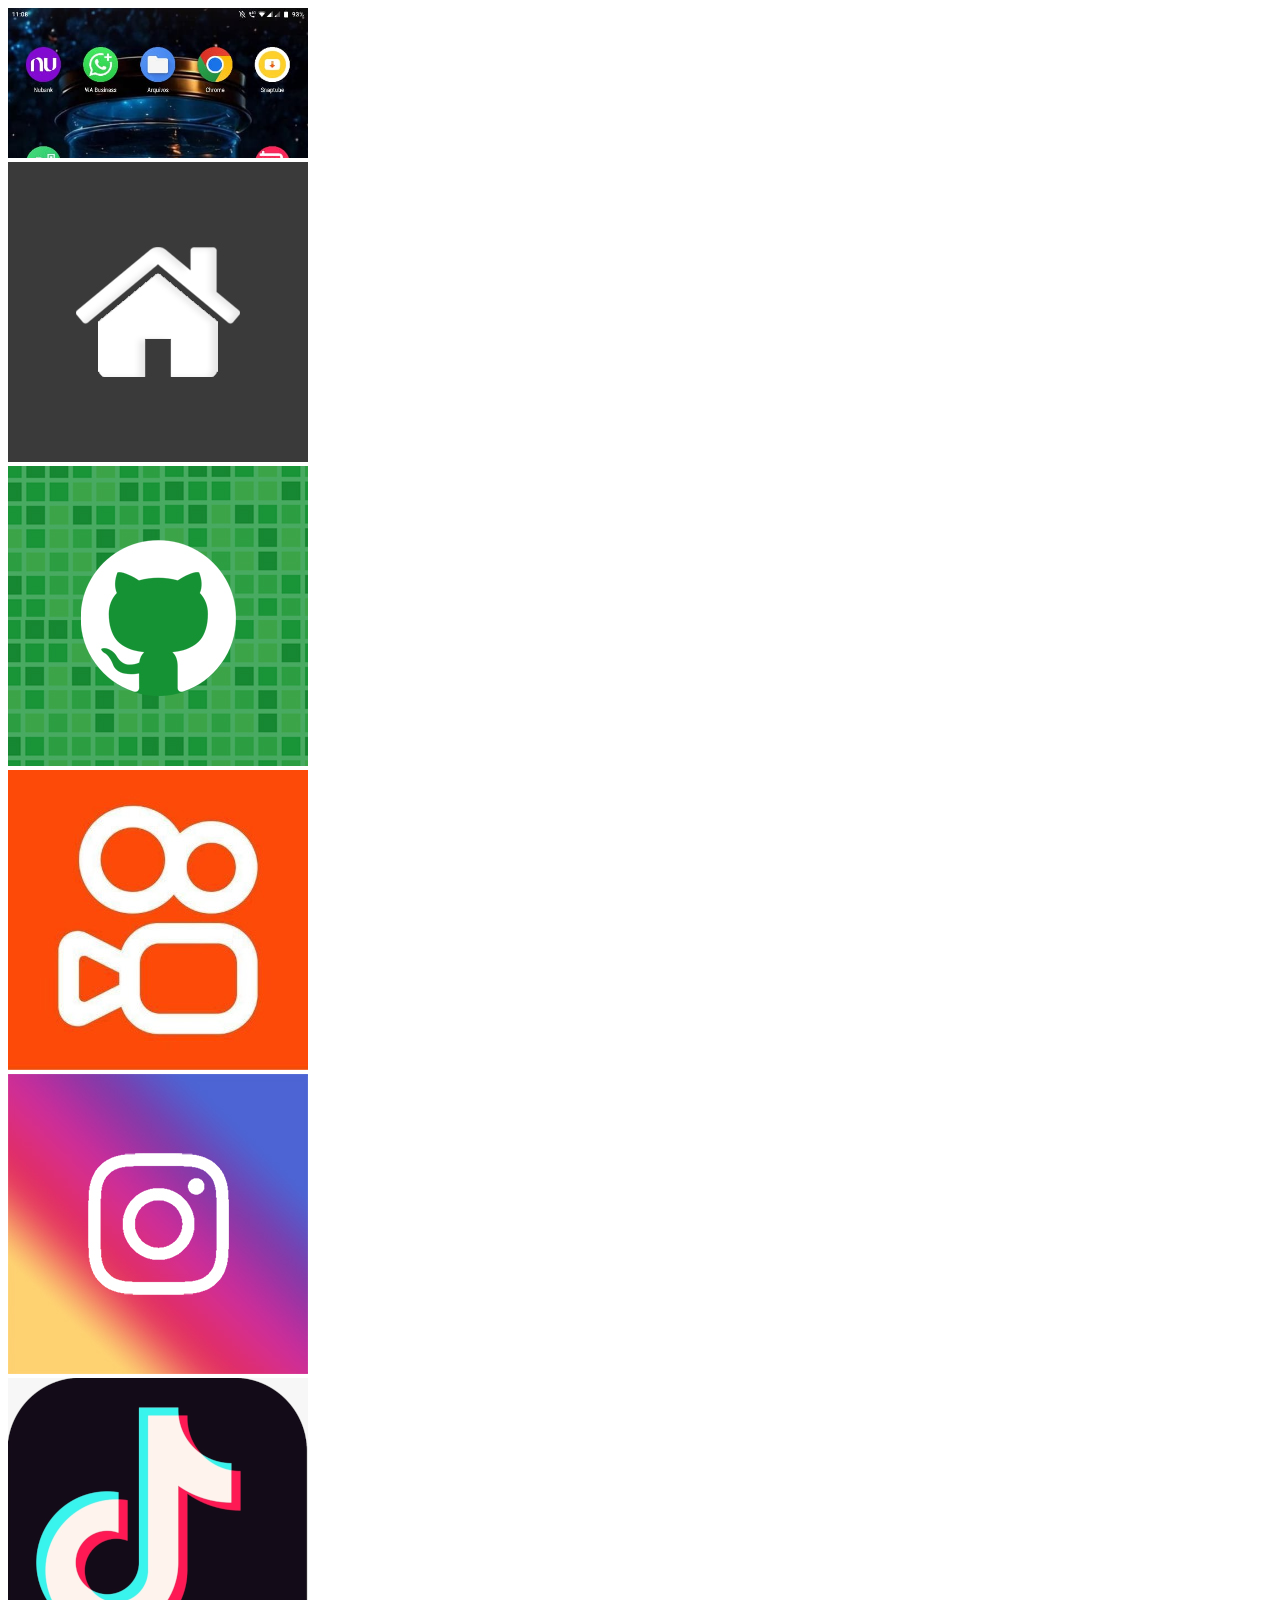
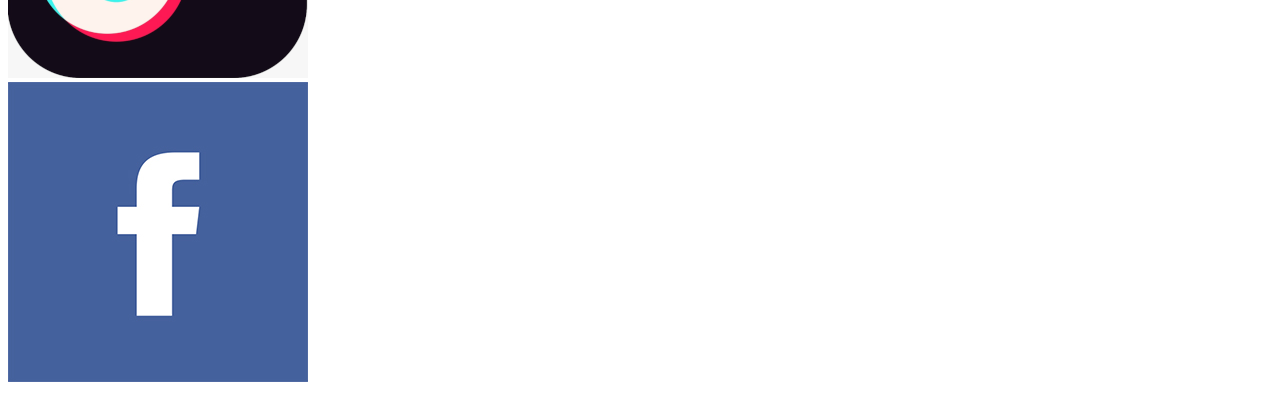
<file: index.html>
<!DOCTYPE html>
<html lang="pt-BR">
<head>
    <meta charset="UTF-8">
    <meta name="viewport" content="width=device-width, initial-scale=1.0">
    <link rel="shortcut icon" href="favicon.ico" type="image/x-icon">
    <title>Projeto Redes Socias</title>
    <link rel="stylesheet" href="estilos/style.css">
</head>
<body>
    <main>
        <section id="telefone">
            <iframe src="home.html" frameborder="0" name="tela" id="tela"></iframe>
        </section>
        <section id="redes-socias">

            <a href="home.html" target="tela"><img src="imagens/logo-home.jpg" alt="home"></a> <br>

            <a href="github.html" target="tela"><img src="imagens/logo-github.jpg" alt="github"></a> <br>

            <a href="kwai.html" target="tela"><img src="imagens/logo-kwai.jpg" alt="youtube"></a> <br>

            <a href="instagram.html" target="tela"><img src="imagens/logo-instagram.jpg" alt="instagram"></a> <br>

            <a href="tiktok.html" target="tela"><img src="imagens/logo-tiktok.png" alt="twitter"></a> <br>

            <a href="facebook.html" target="tela"><img src="imagens/logo-facebook.jpg" alt="facebook"></a>
        </section>
    </main>
</body>
</html>
</file>
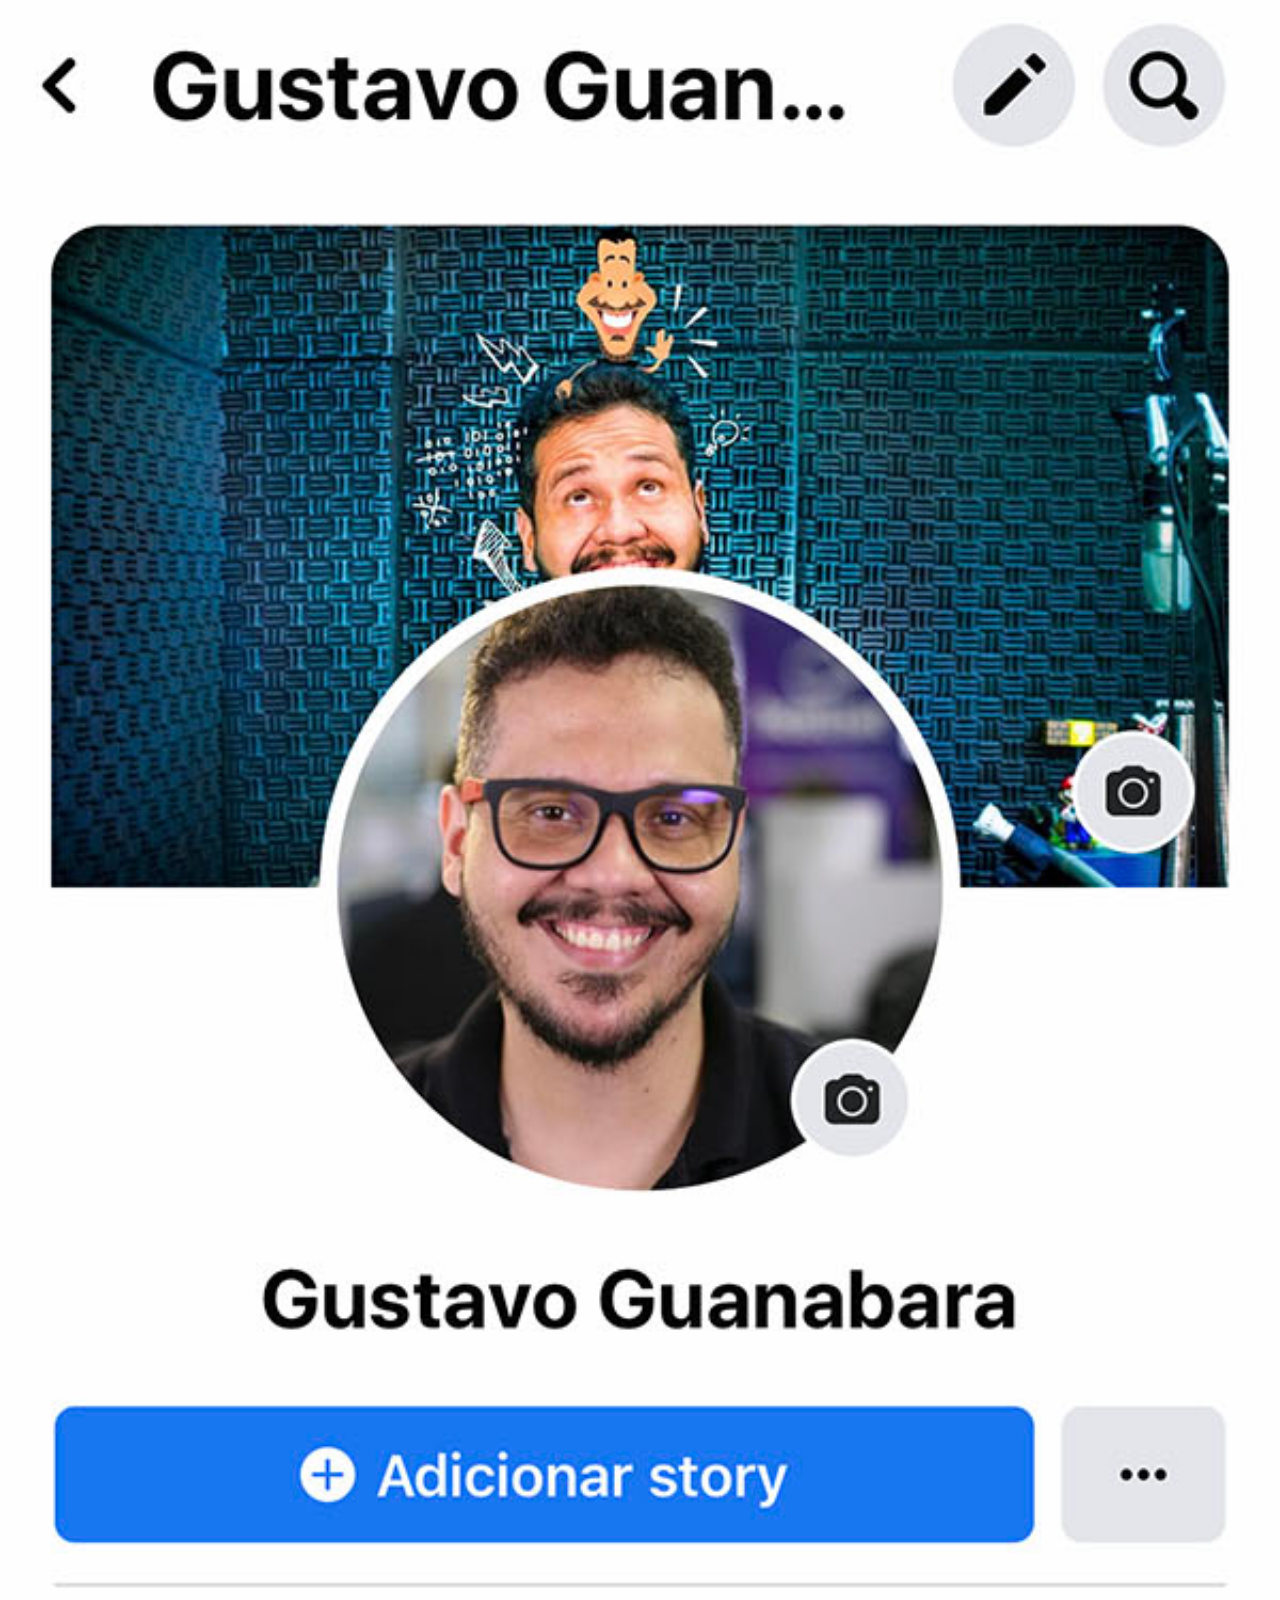
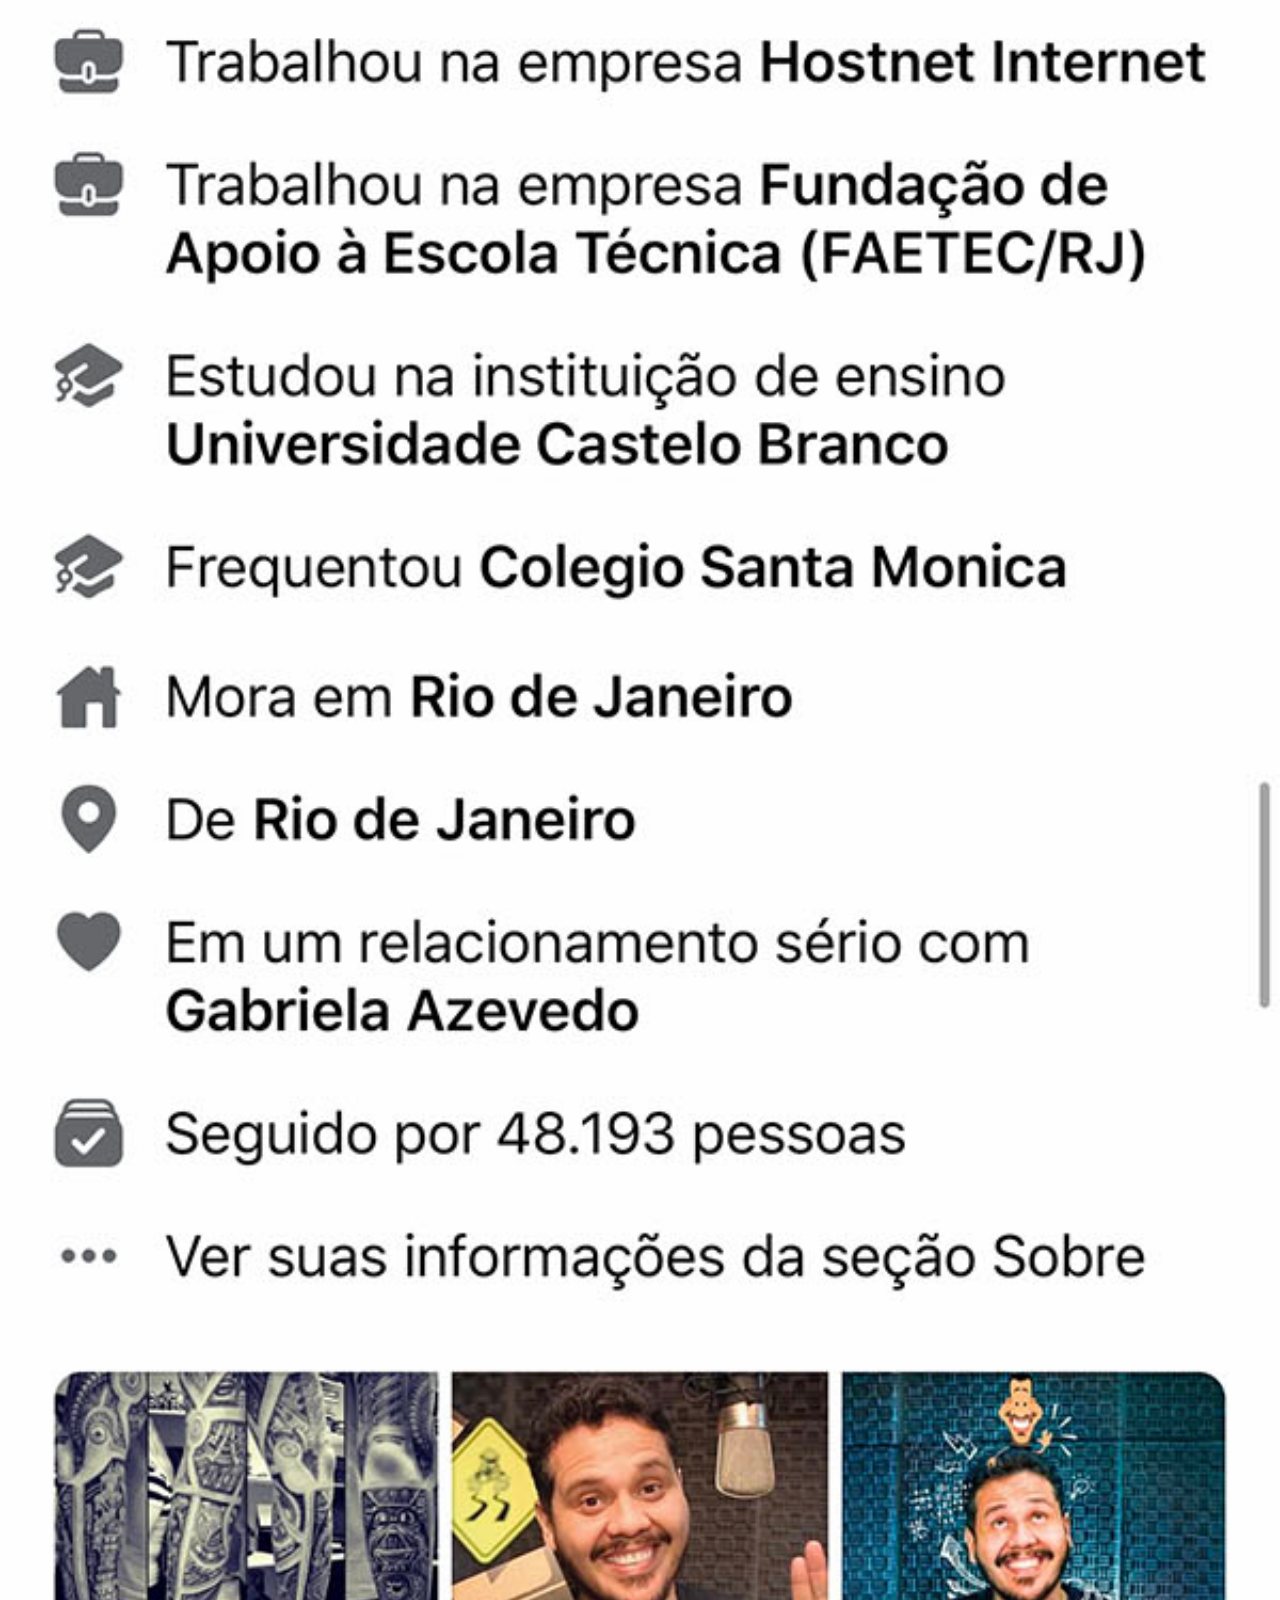
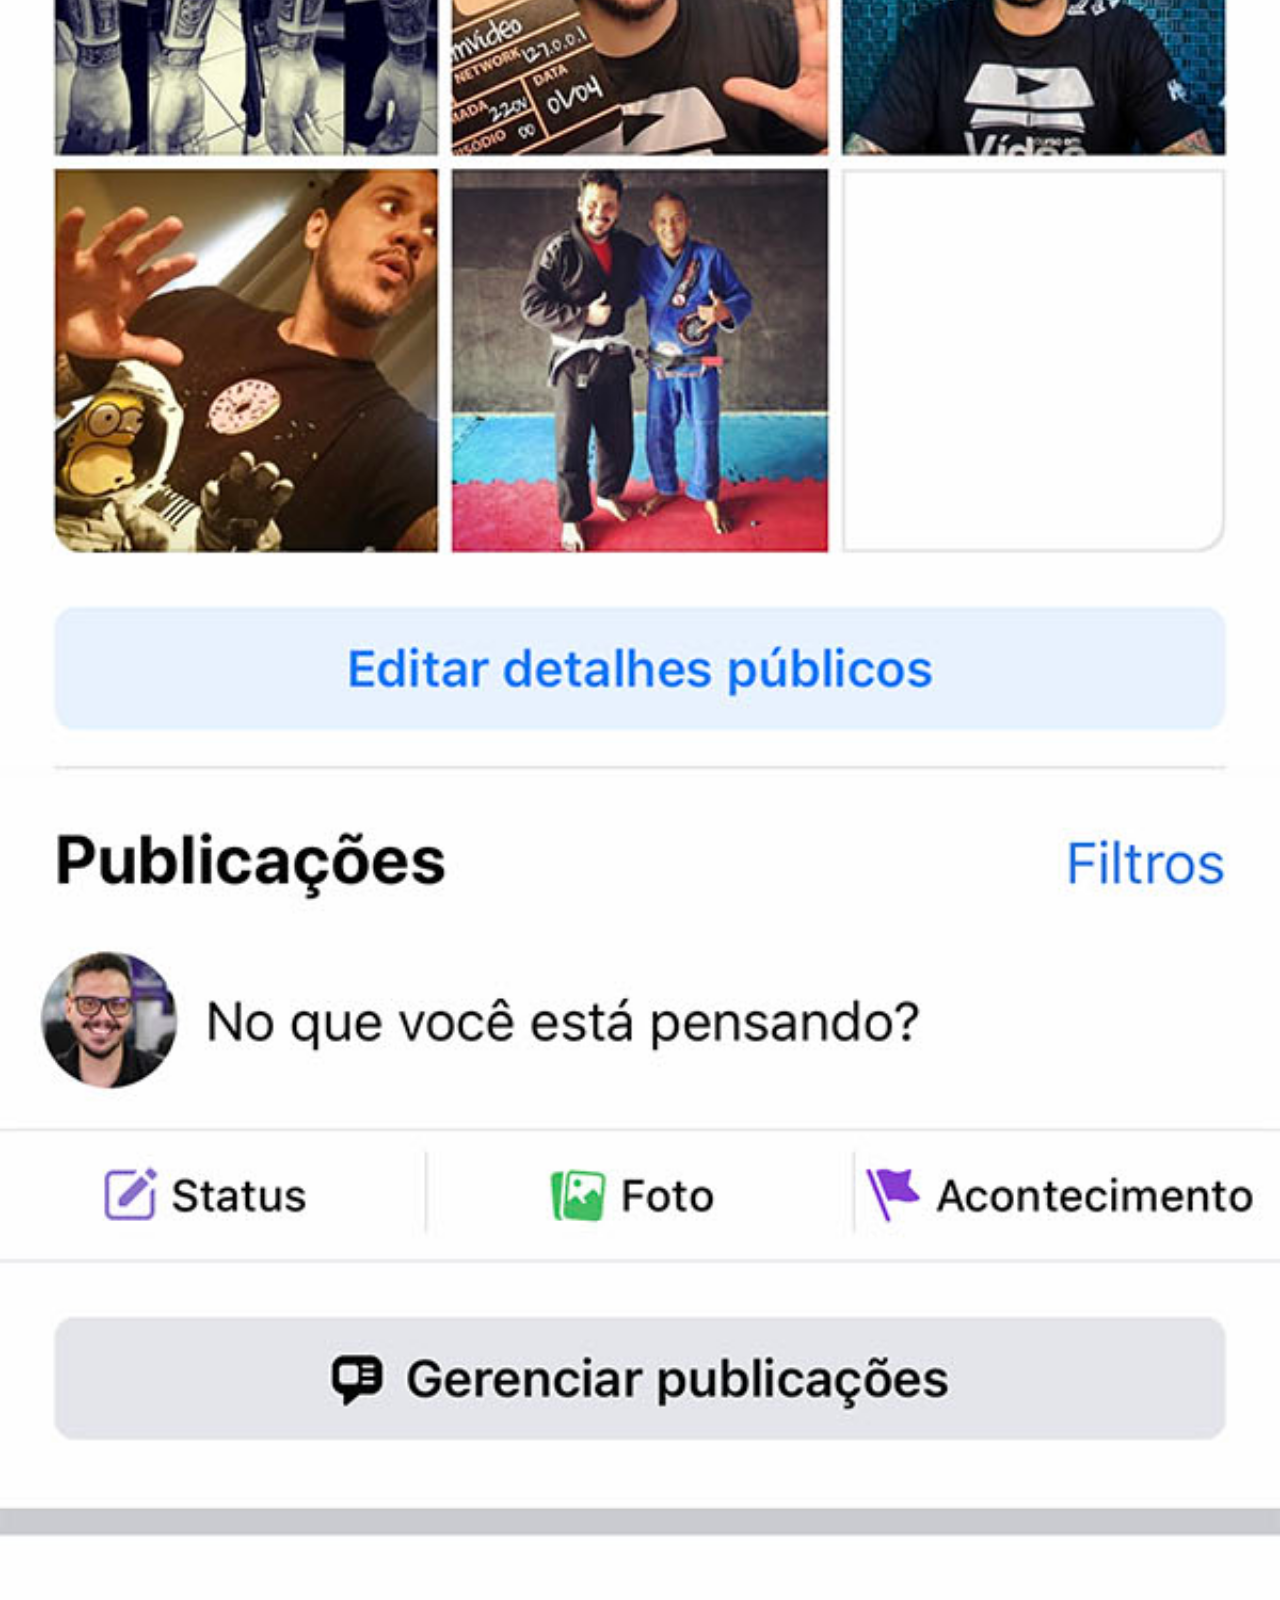
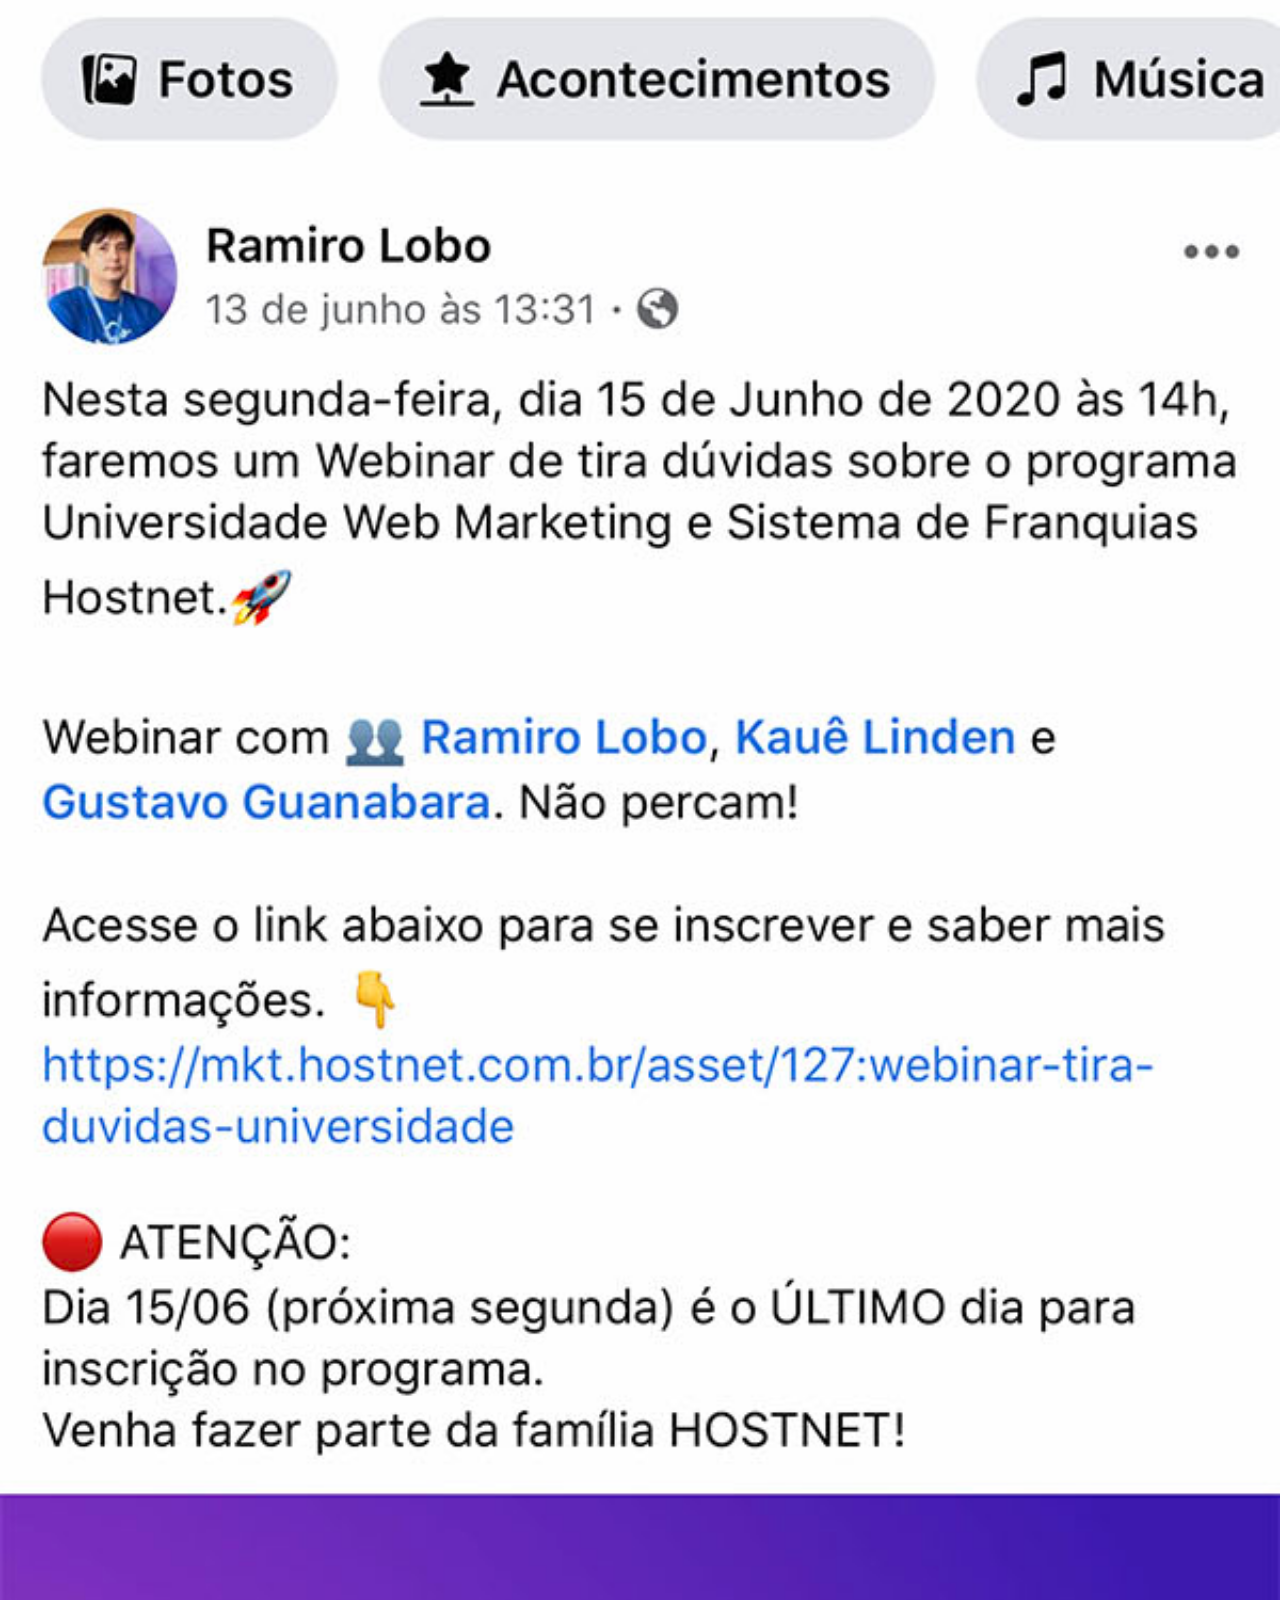
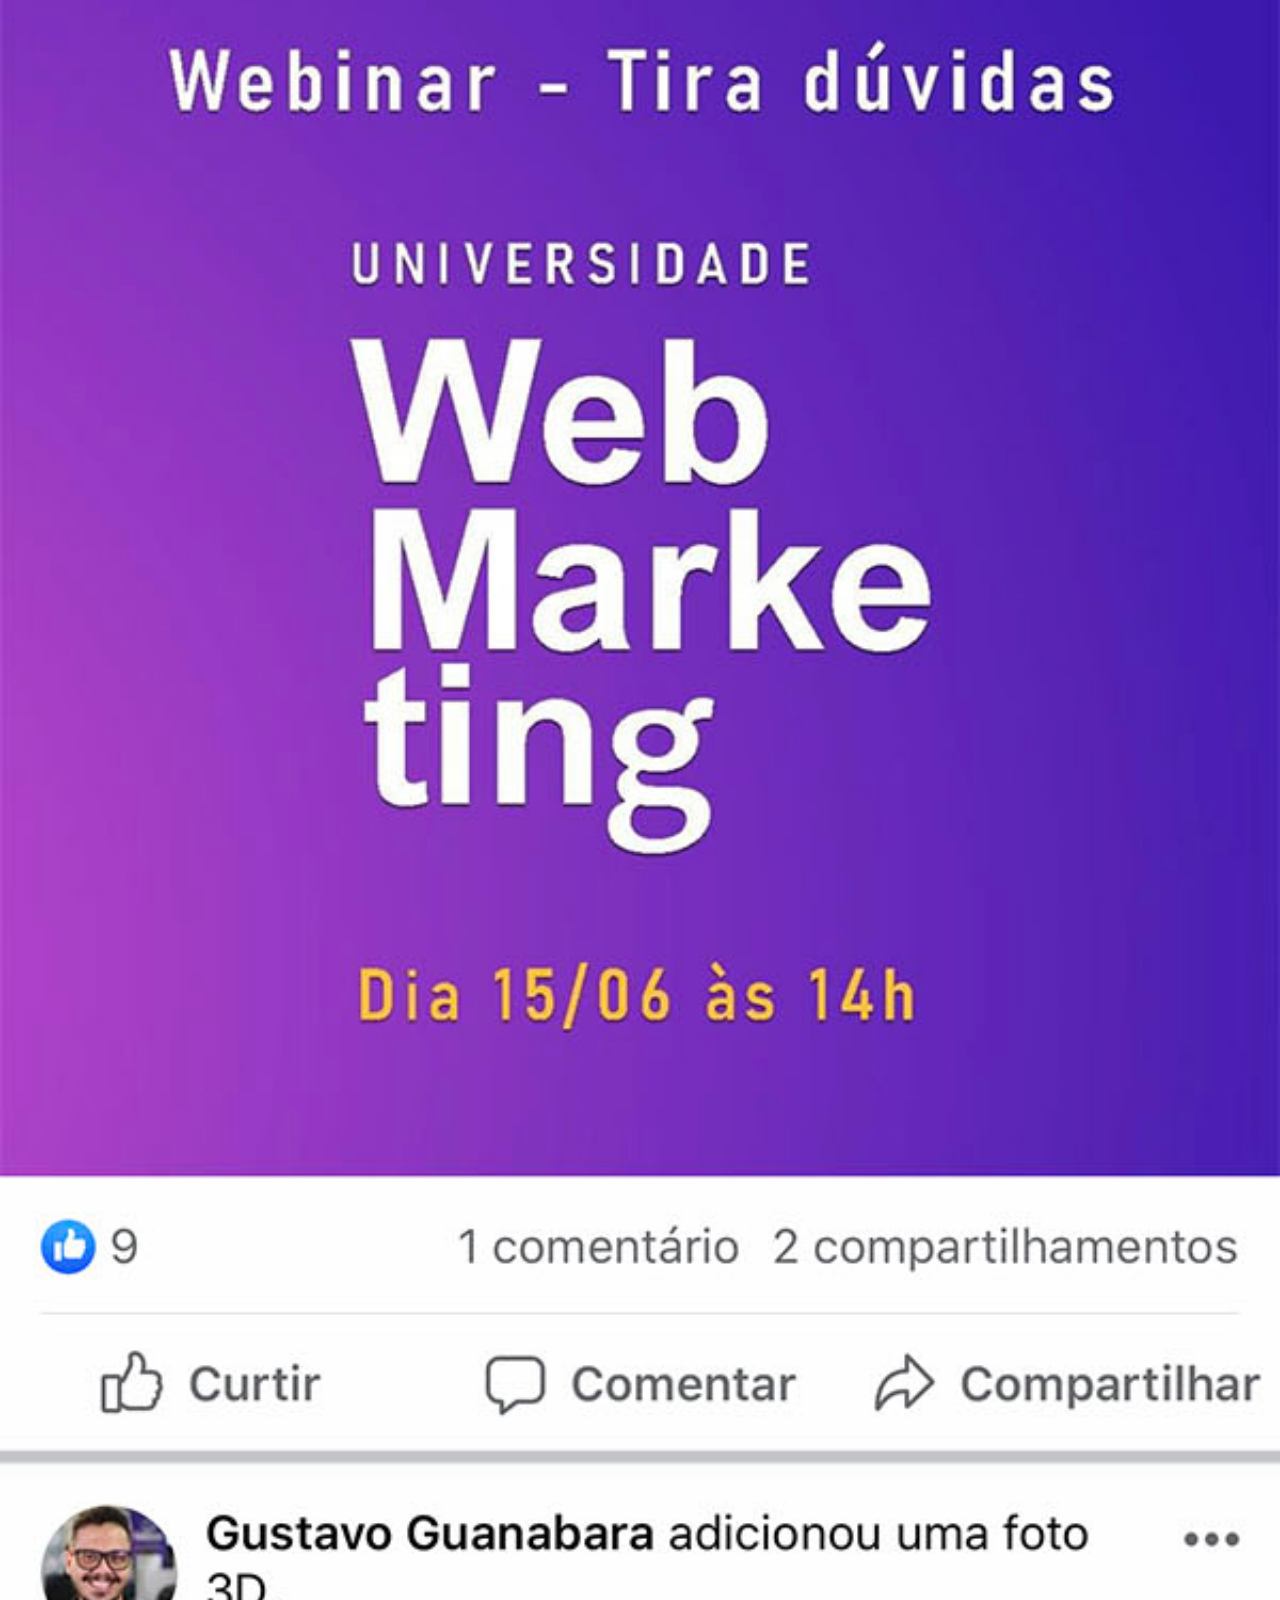
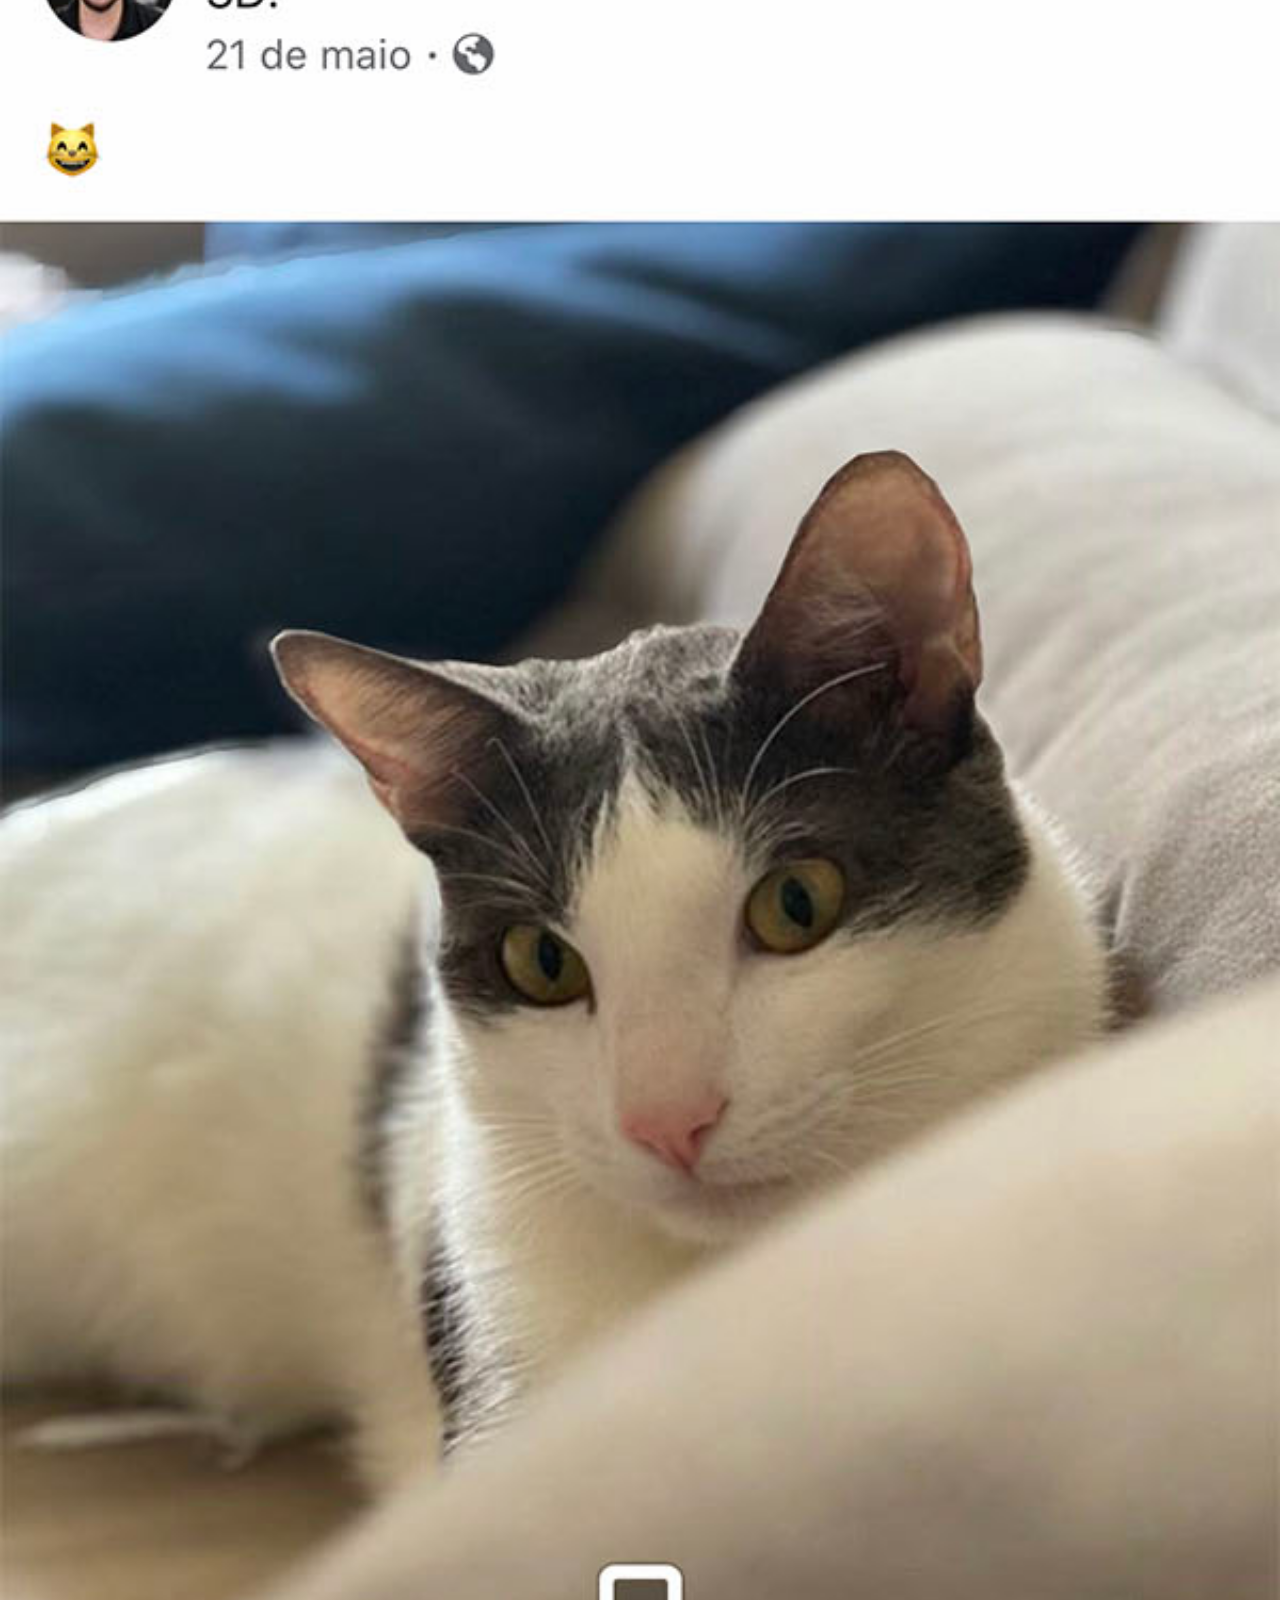
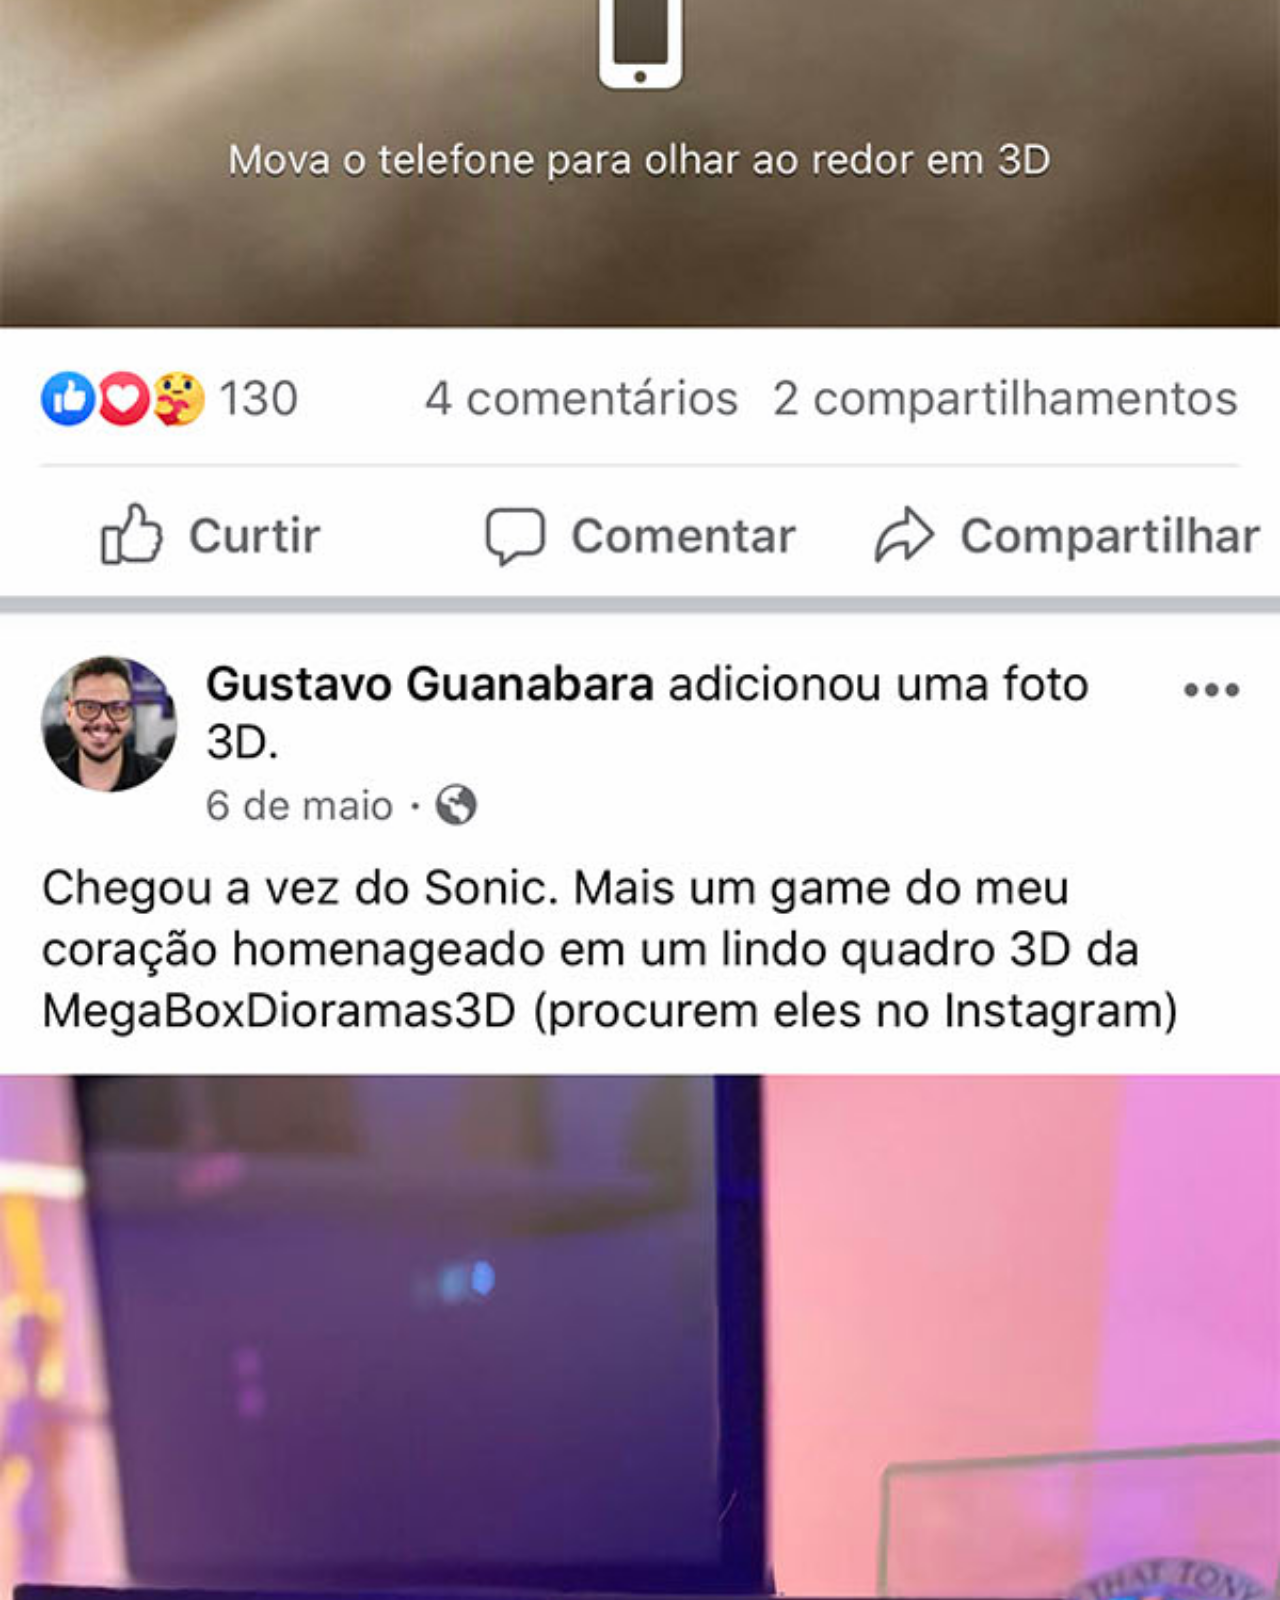
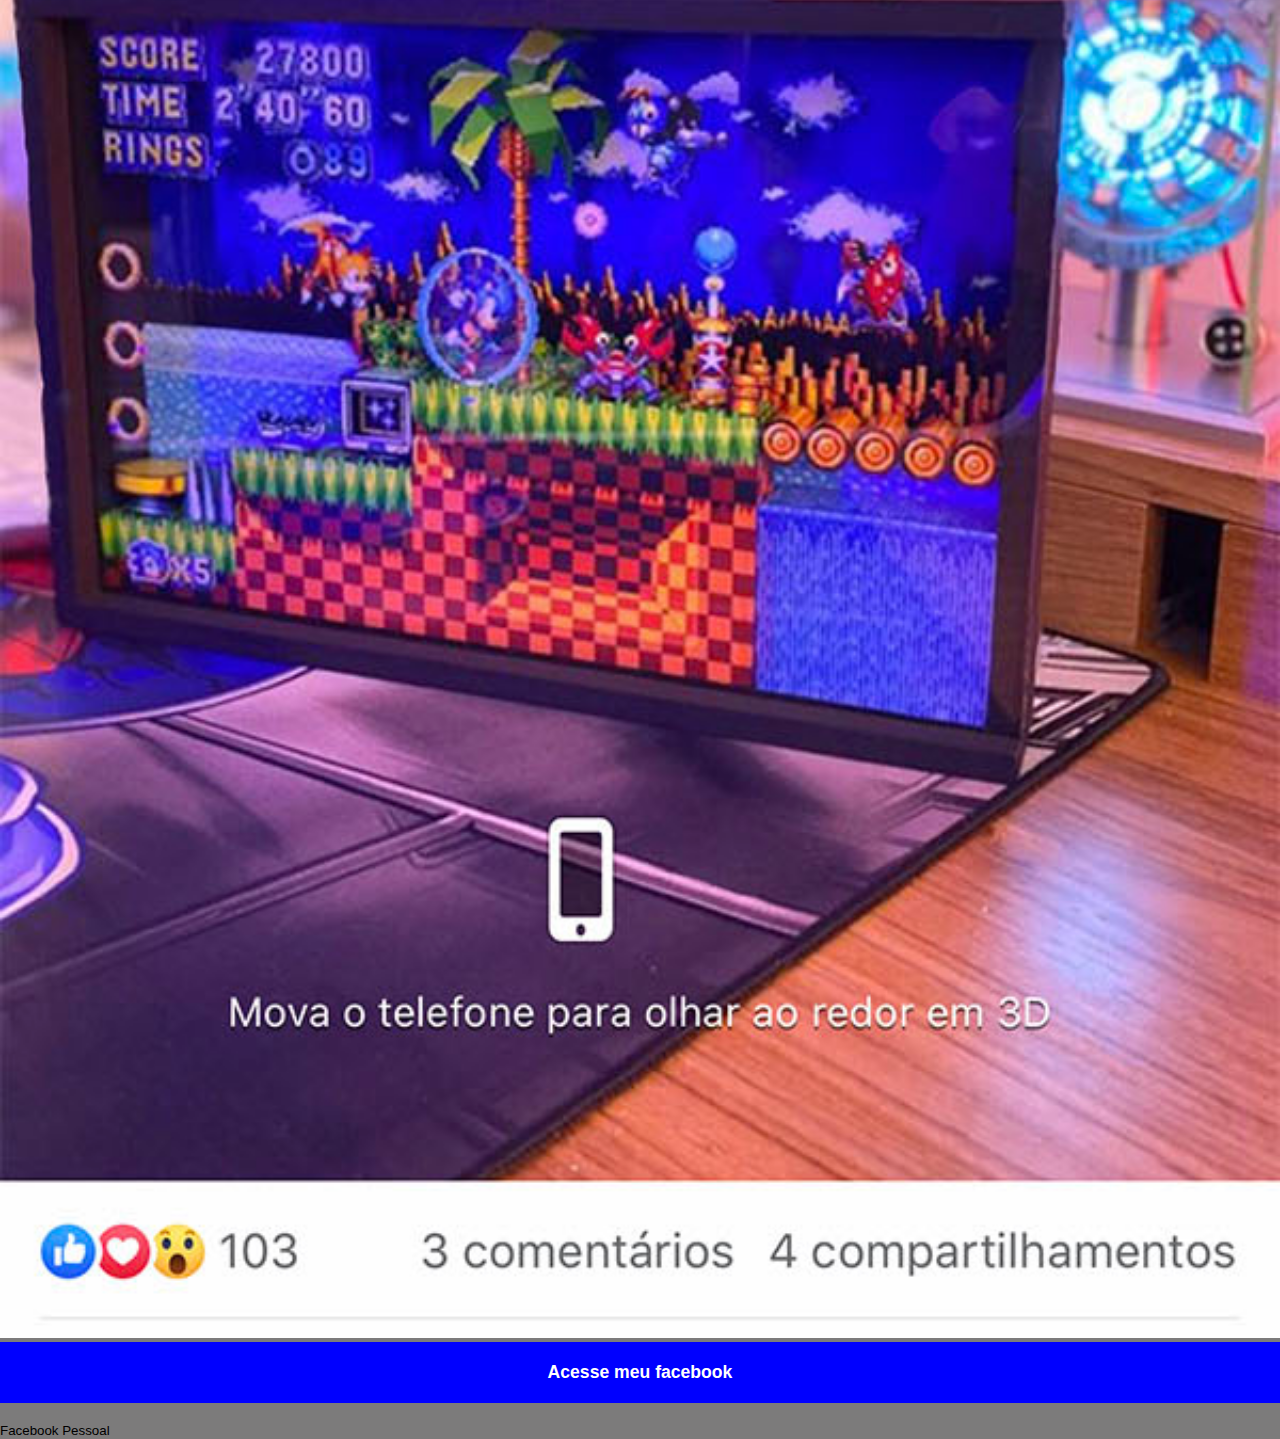
<file: facebook.html>
<!DOCTYPE html>
<html lang="pt-br">
<head>
    <meta charset="UTF-8">
    <meta name="viewport" content="width=device-width, initial-scale=1.0">
    <title>facebook</title>
    <link rel="stylesheet" href="estilos/social.css">
</head>
<body>
    <img src="imagens/tela-facebook.jpg" alt="facebook">
    <p>
        <a href="https://www.facebook.com/profile.php?id=100018582458498" target="_blank">Acesse meu facebook</a> <br>
        <small>Facebook Pessoal</small>
    </p>
</body>
</html>
</file>
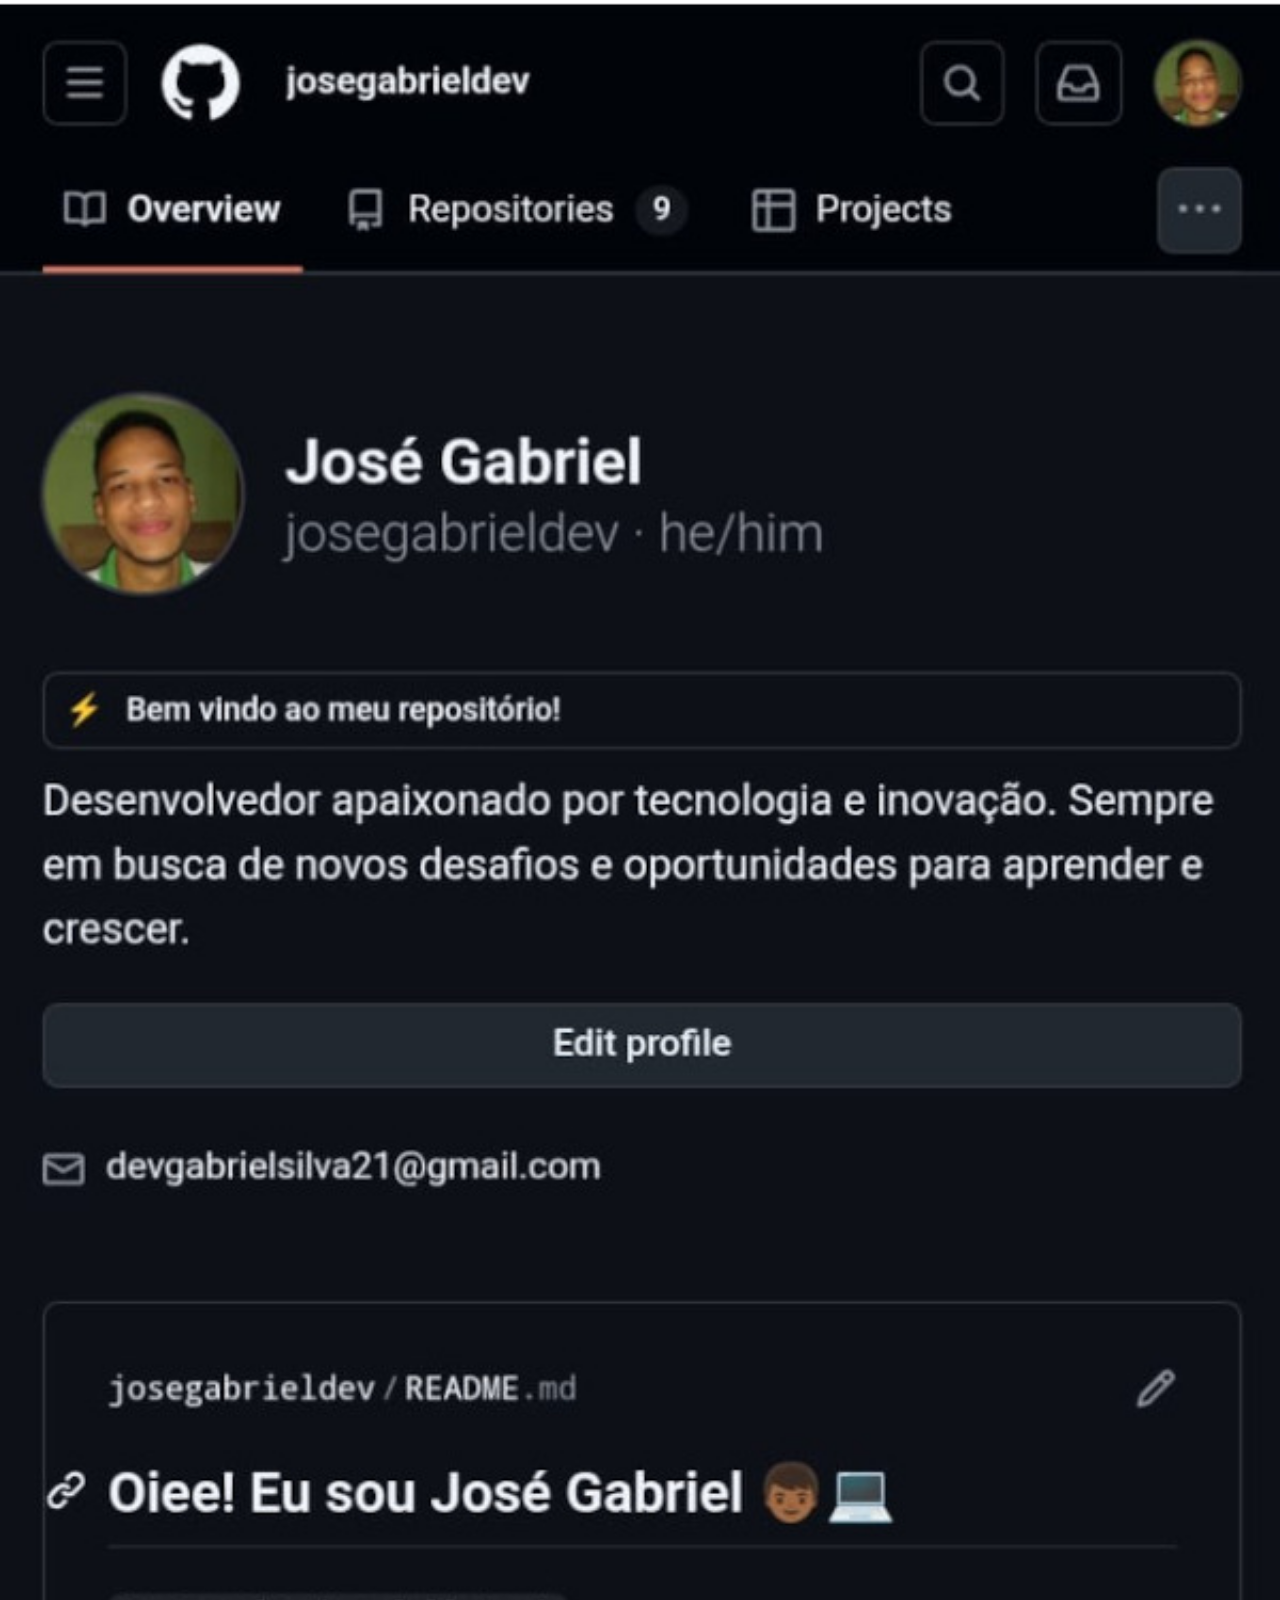
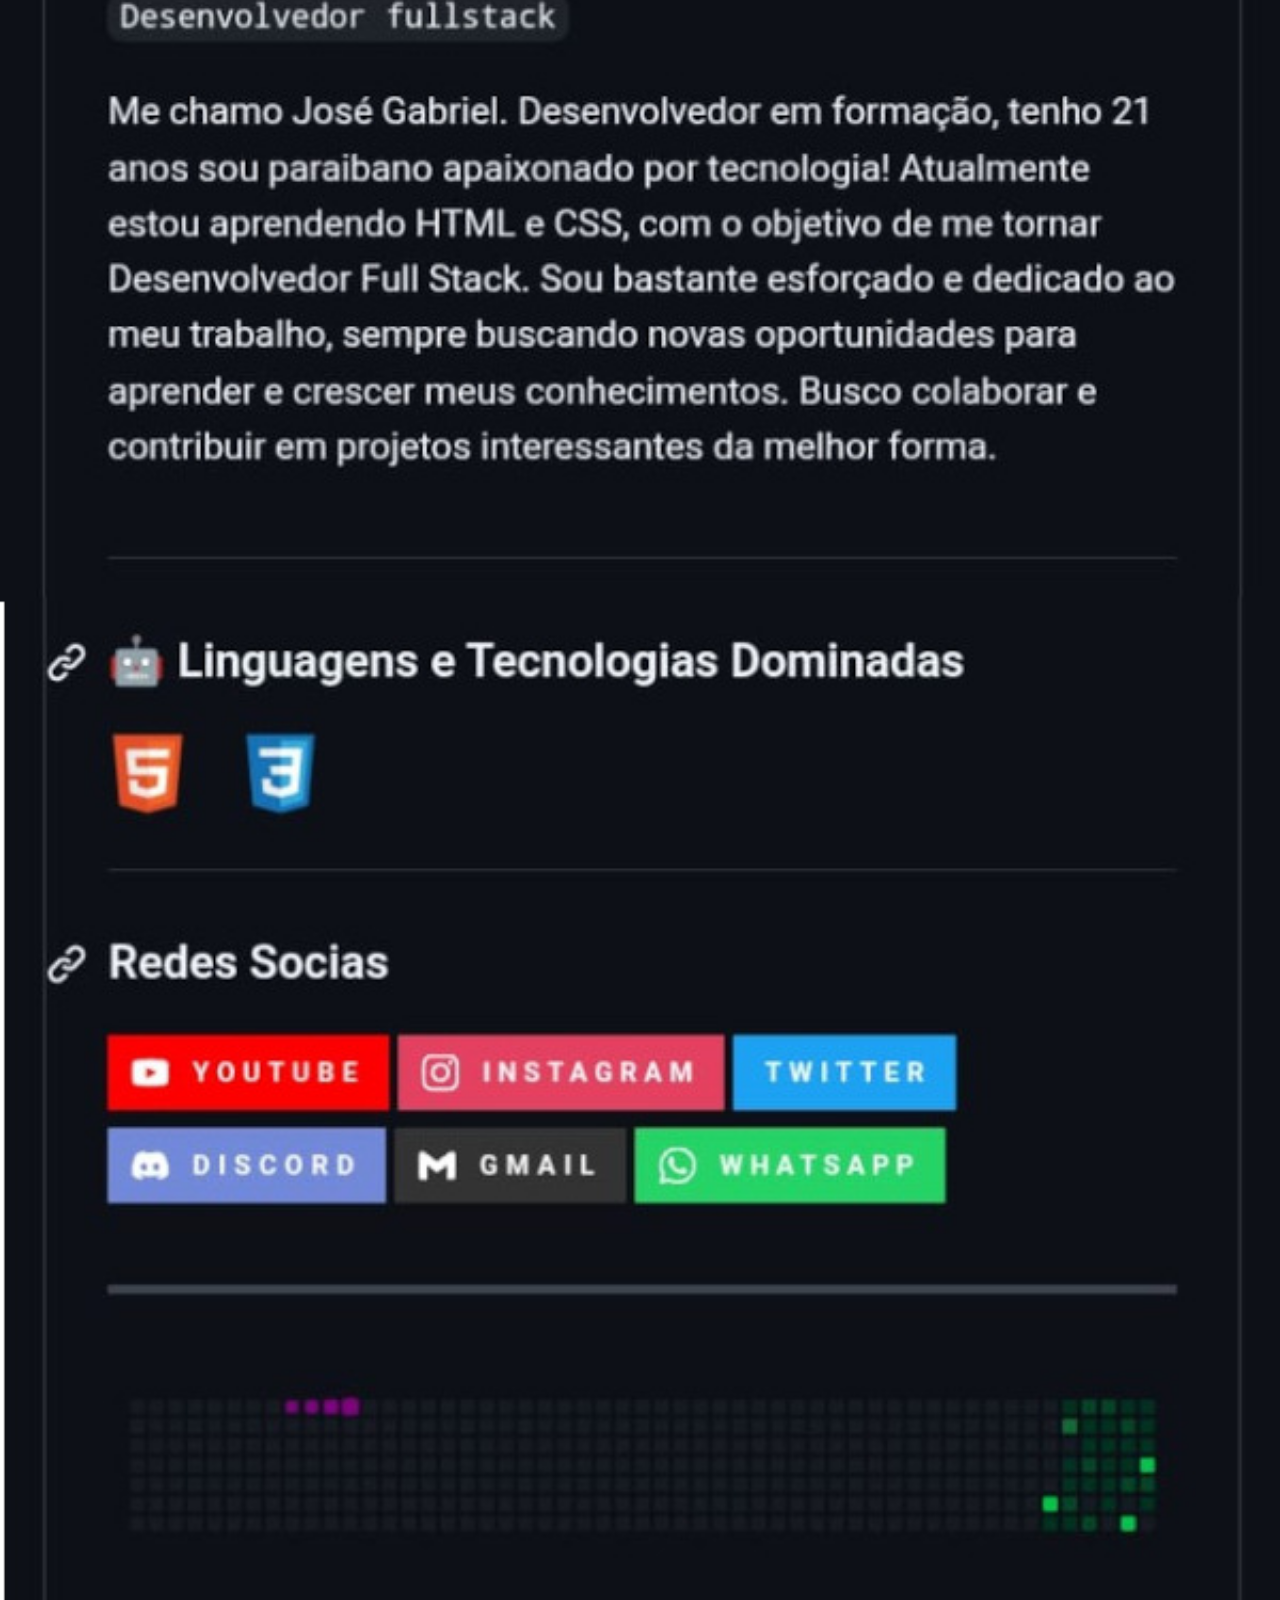
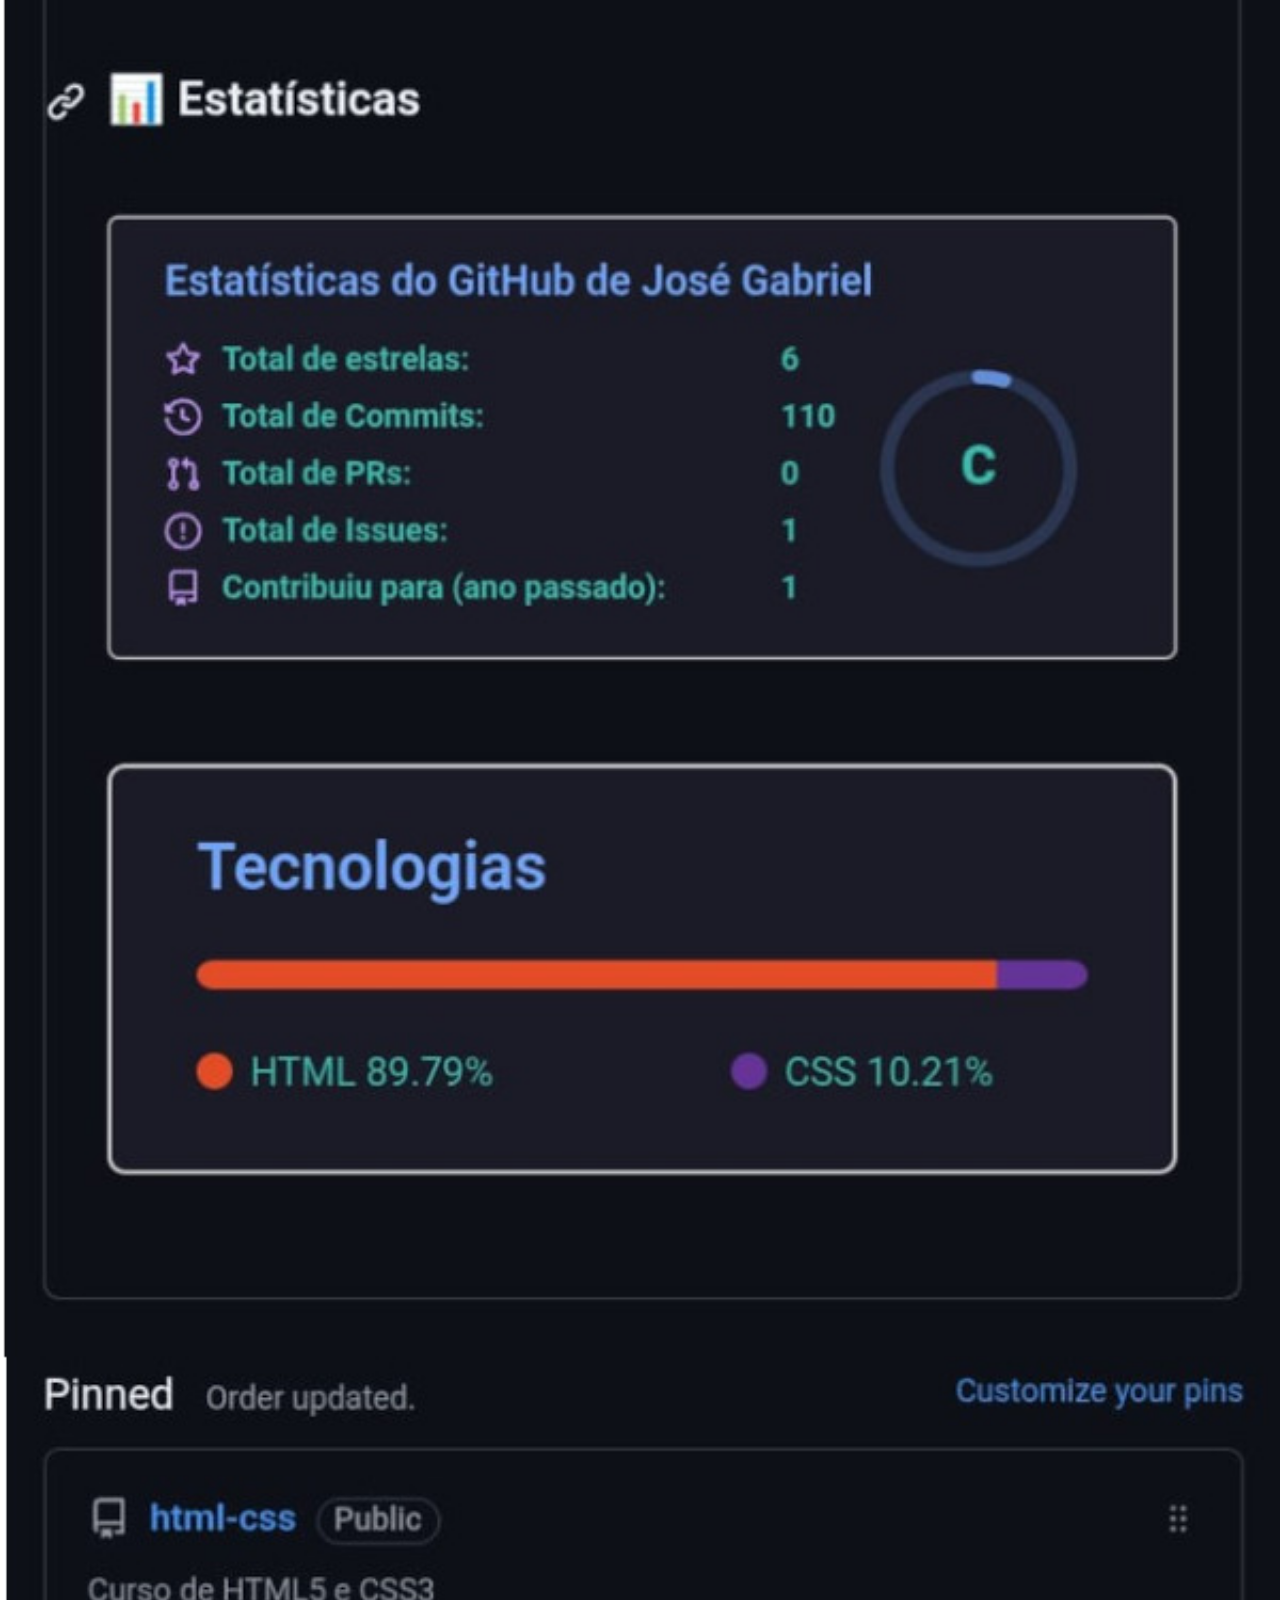
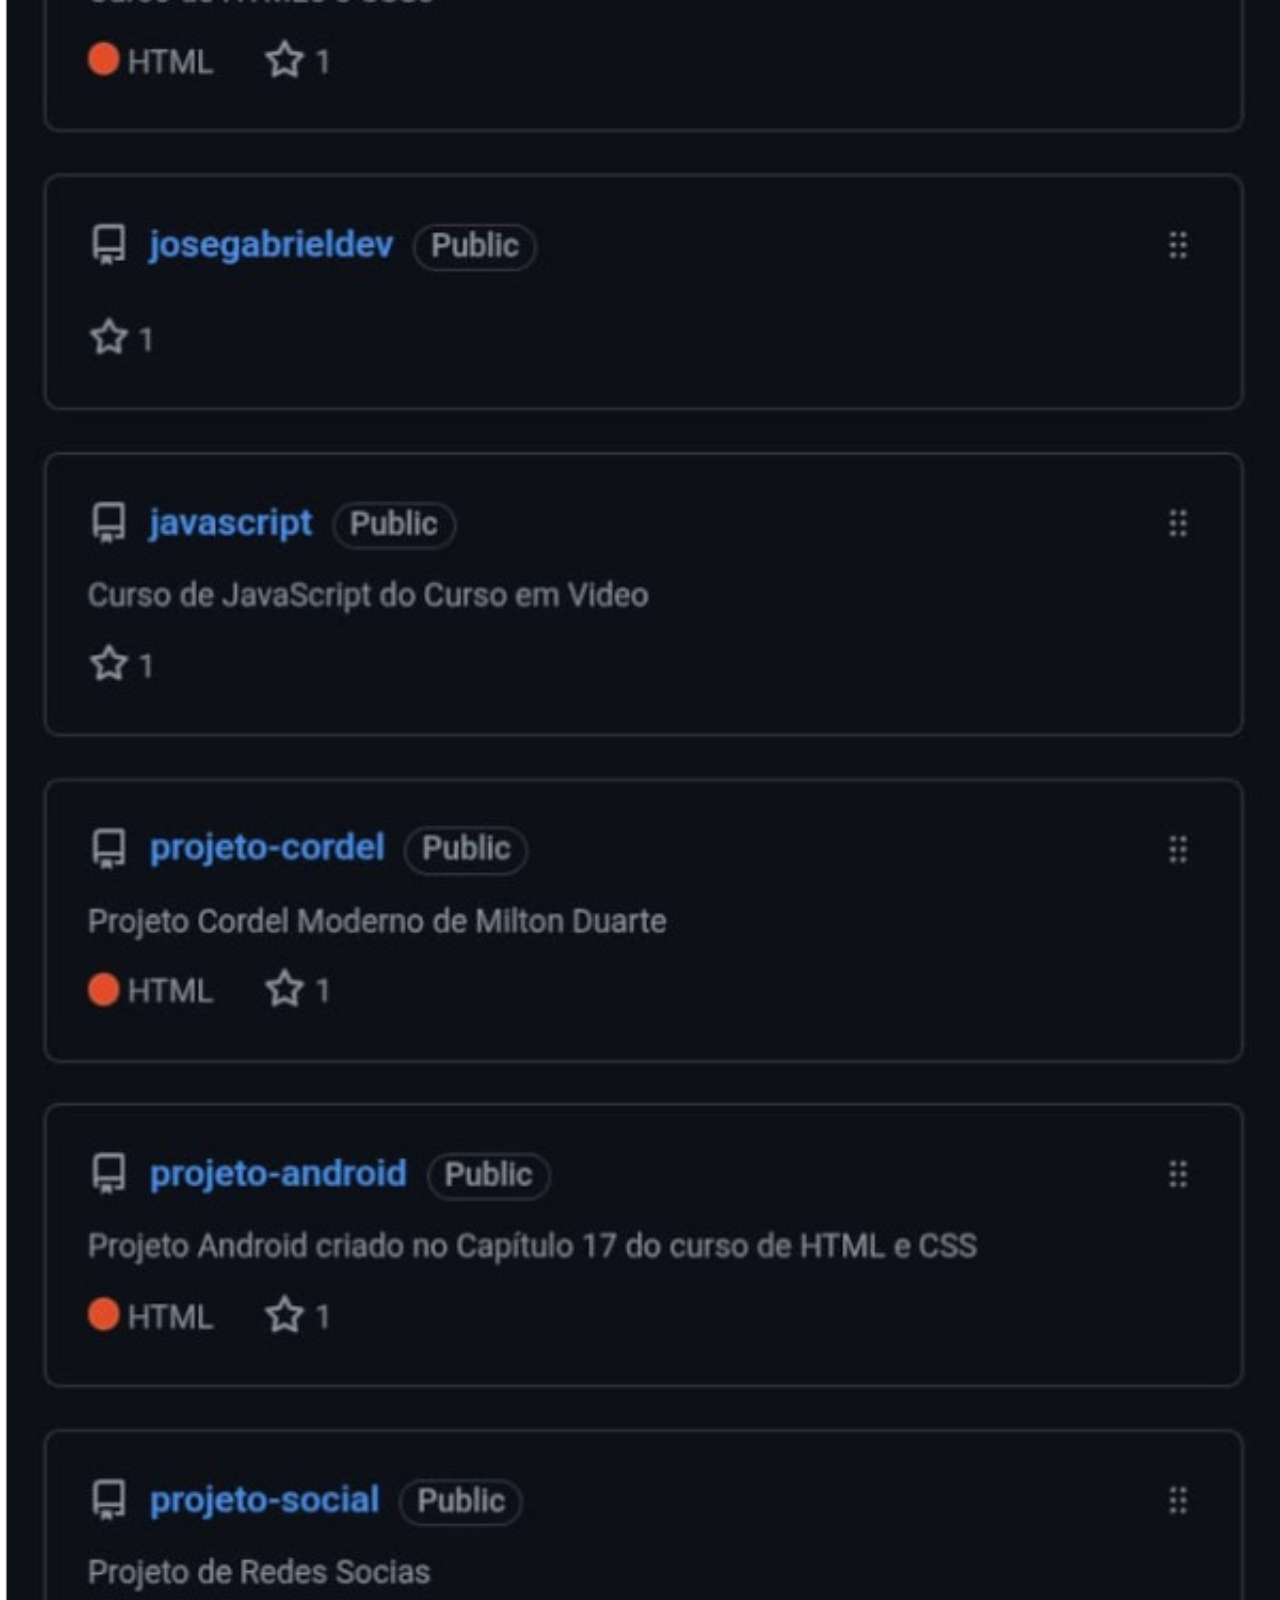
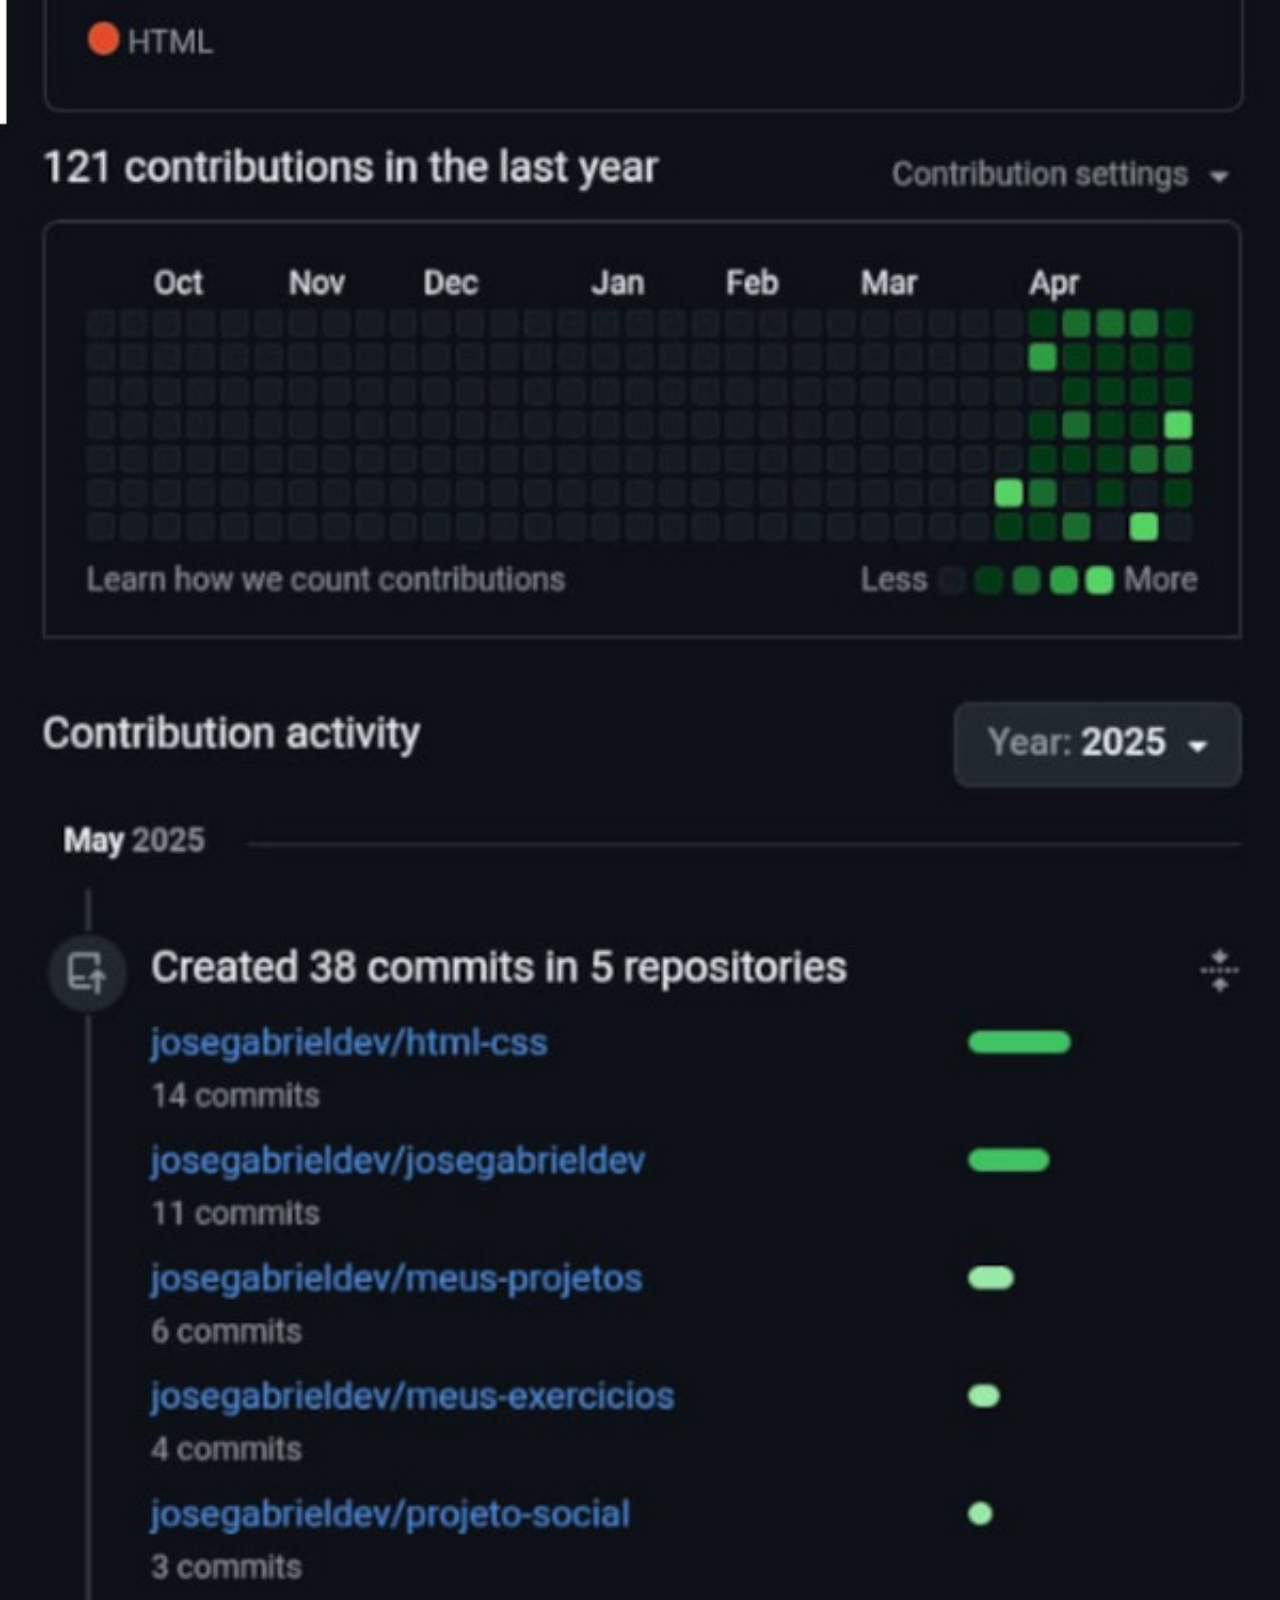
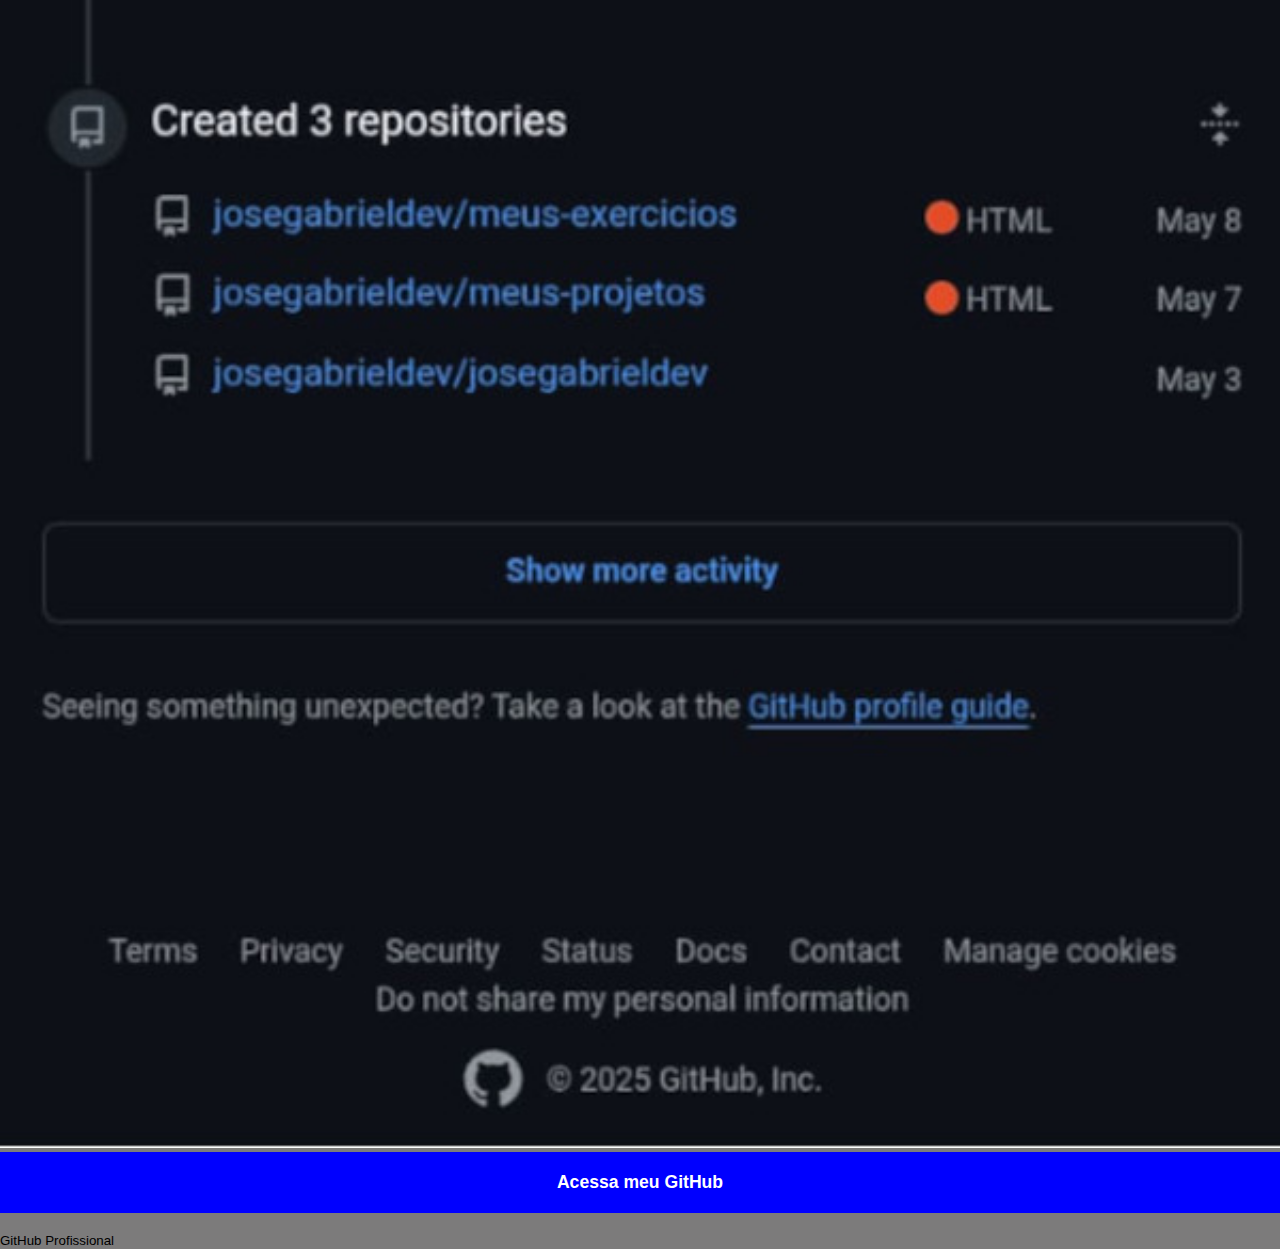
<file: github.html>
<!DOCTYPE html>
<html lang="pt-BR">
<head>
    <meta charset="UTF-8">
    <meta name="viewport" content="width=device-width, initial-scale=1.0">
    <title>GitHub</title>
    <link rel="stylesheet" href="estilos/social.css">
</head>
<body>
    <img src="imagens/tela-github.jpg" alt="GitHub">
    <p>
        <a href="https://github.com/josegabrieldev" target="_blank">Acessa meu GitHub</a> <br>
        <small>GitHub Profissional</small>
    </p>
</body>
</html>
</file>
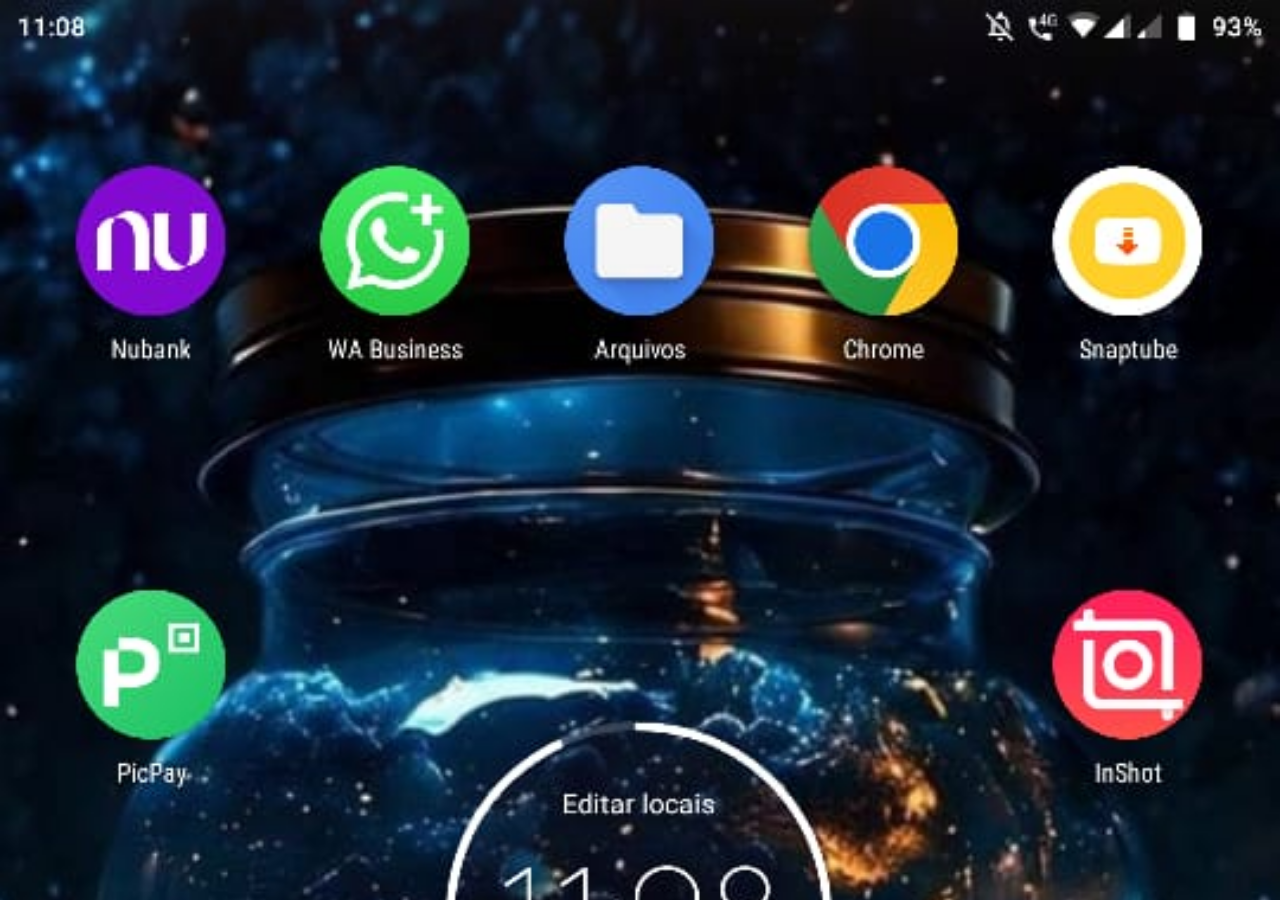
<file: home.html>
<!DOCTYPE html>
<html lang="pt-BR">
<head>
    <meta charset="UTF-8">
    <meta name="viewport" content="width=device-width, initial-scale=1.0">
    <title>Home</title>
    <style>
        * {
            margin: 0px;
            padding: 0px;
        }

        body {
            width: 100vw;
            height: 100vh;
            background: black url('imagens/home-tela.jpg') no-repeat top center fixed;
            background-size: cover;
        }
    </style>
</head>
<body>
    
</body>
</html>
</file>
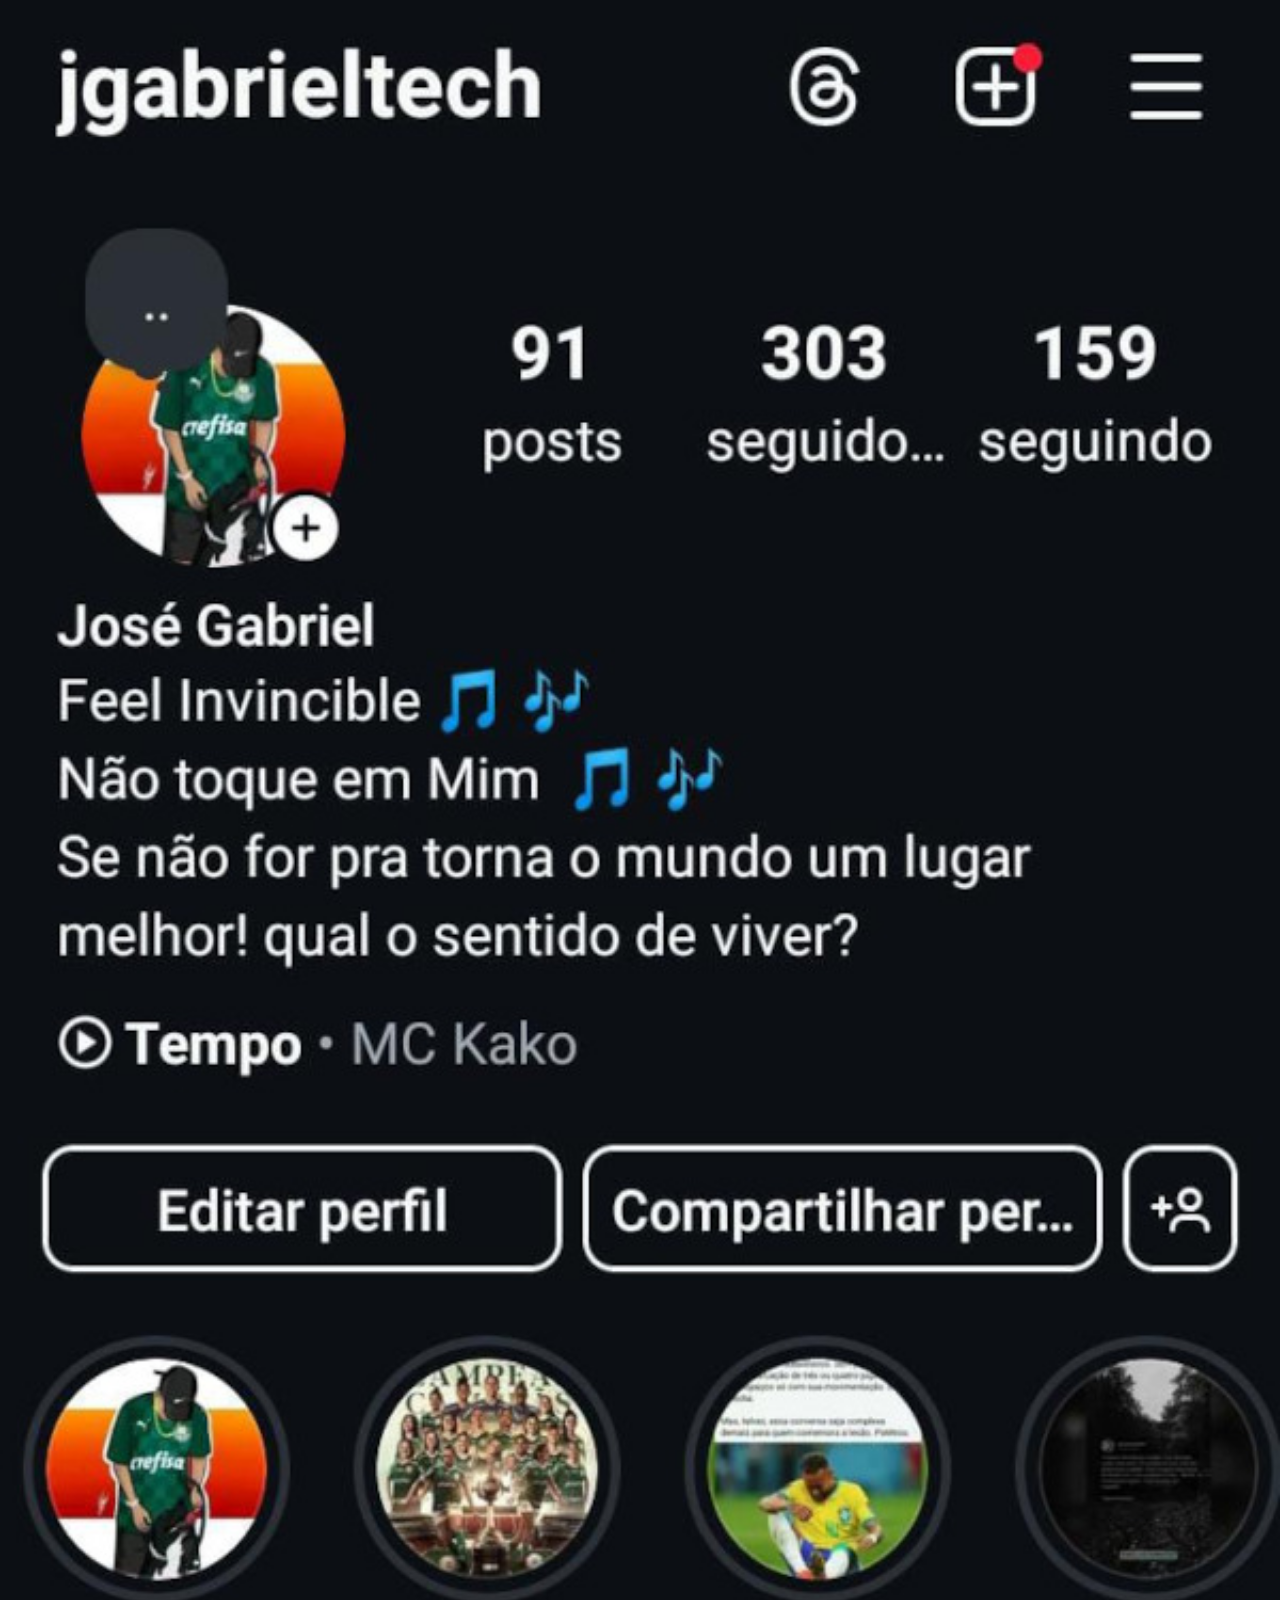
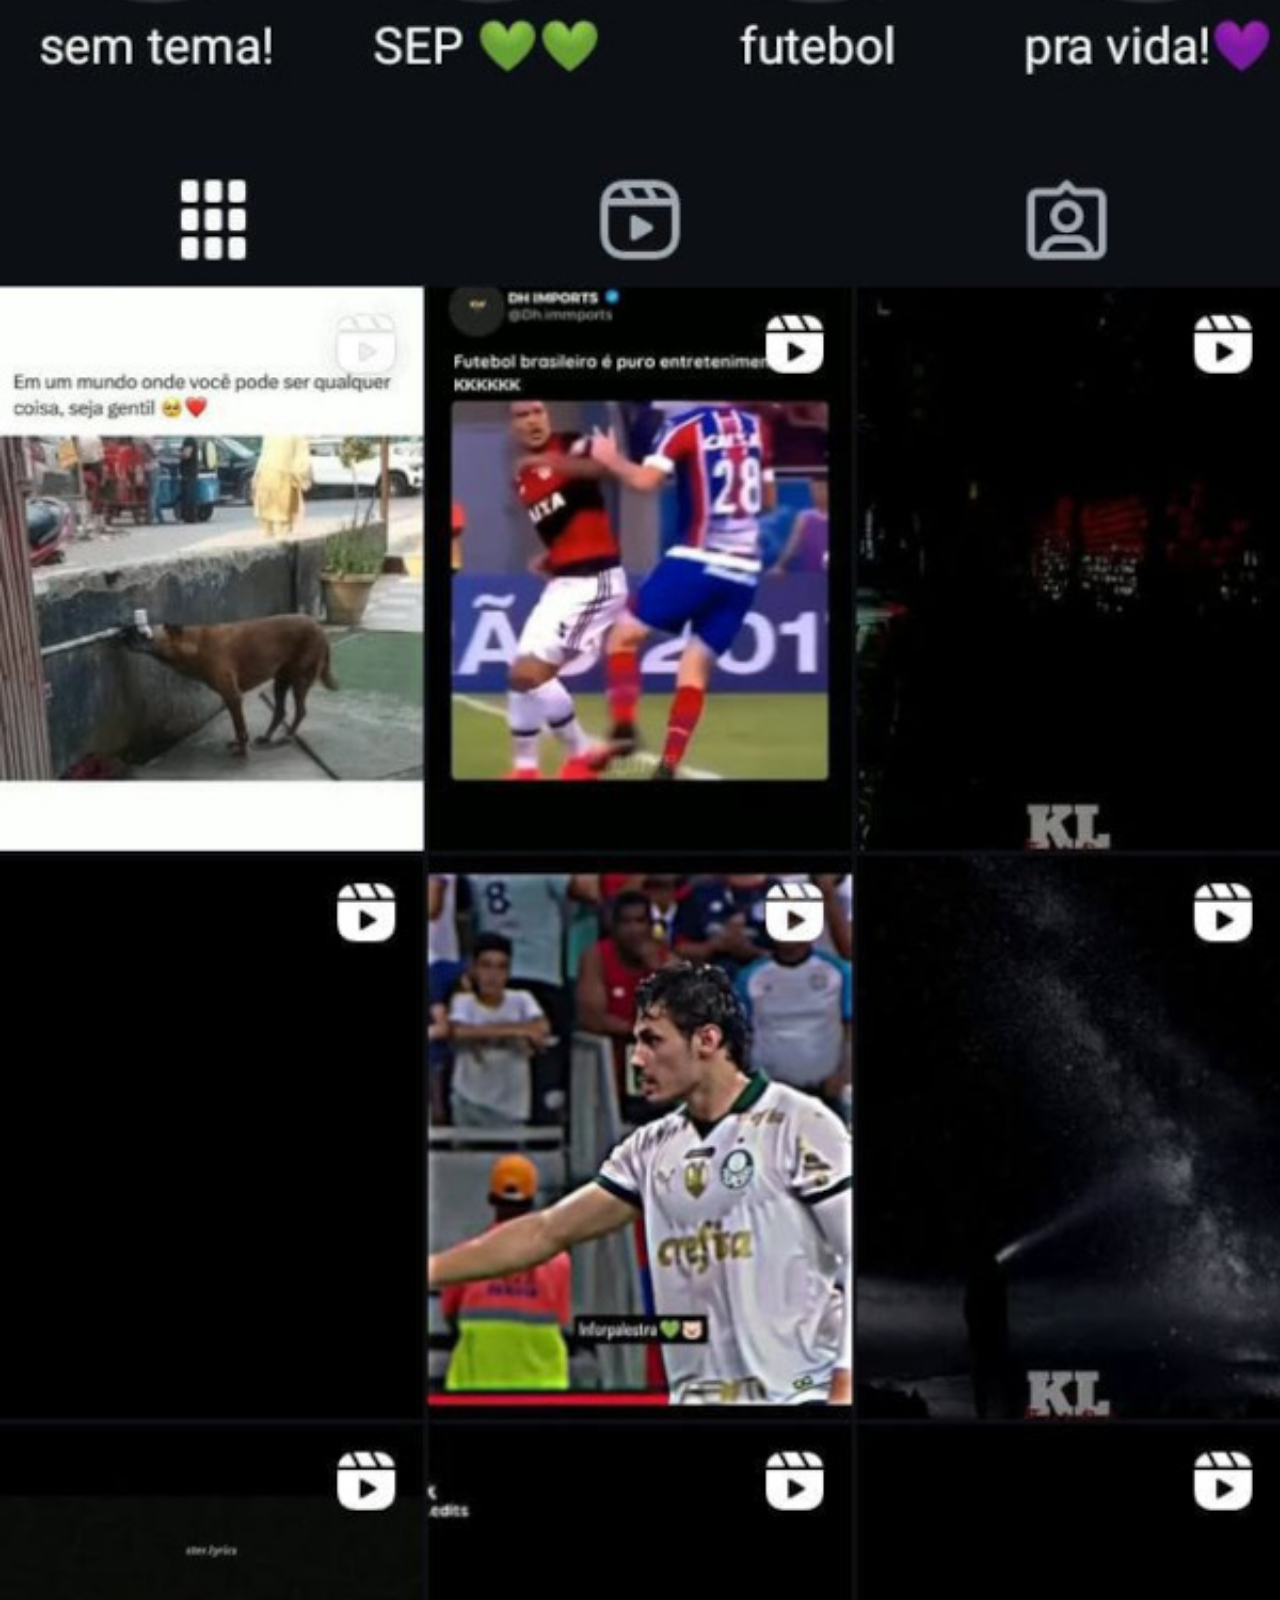
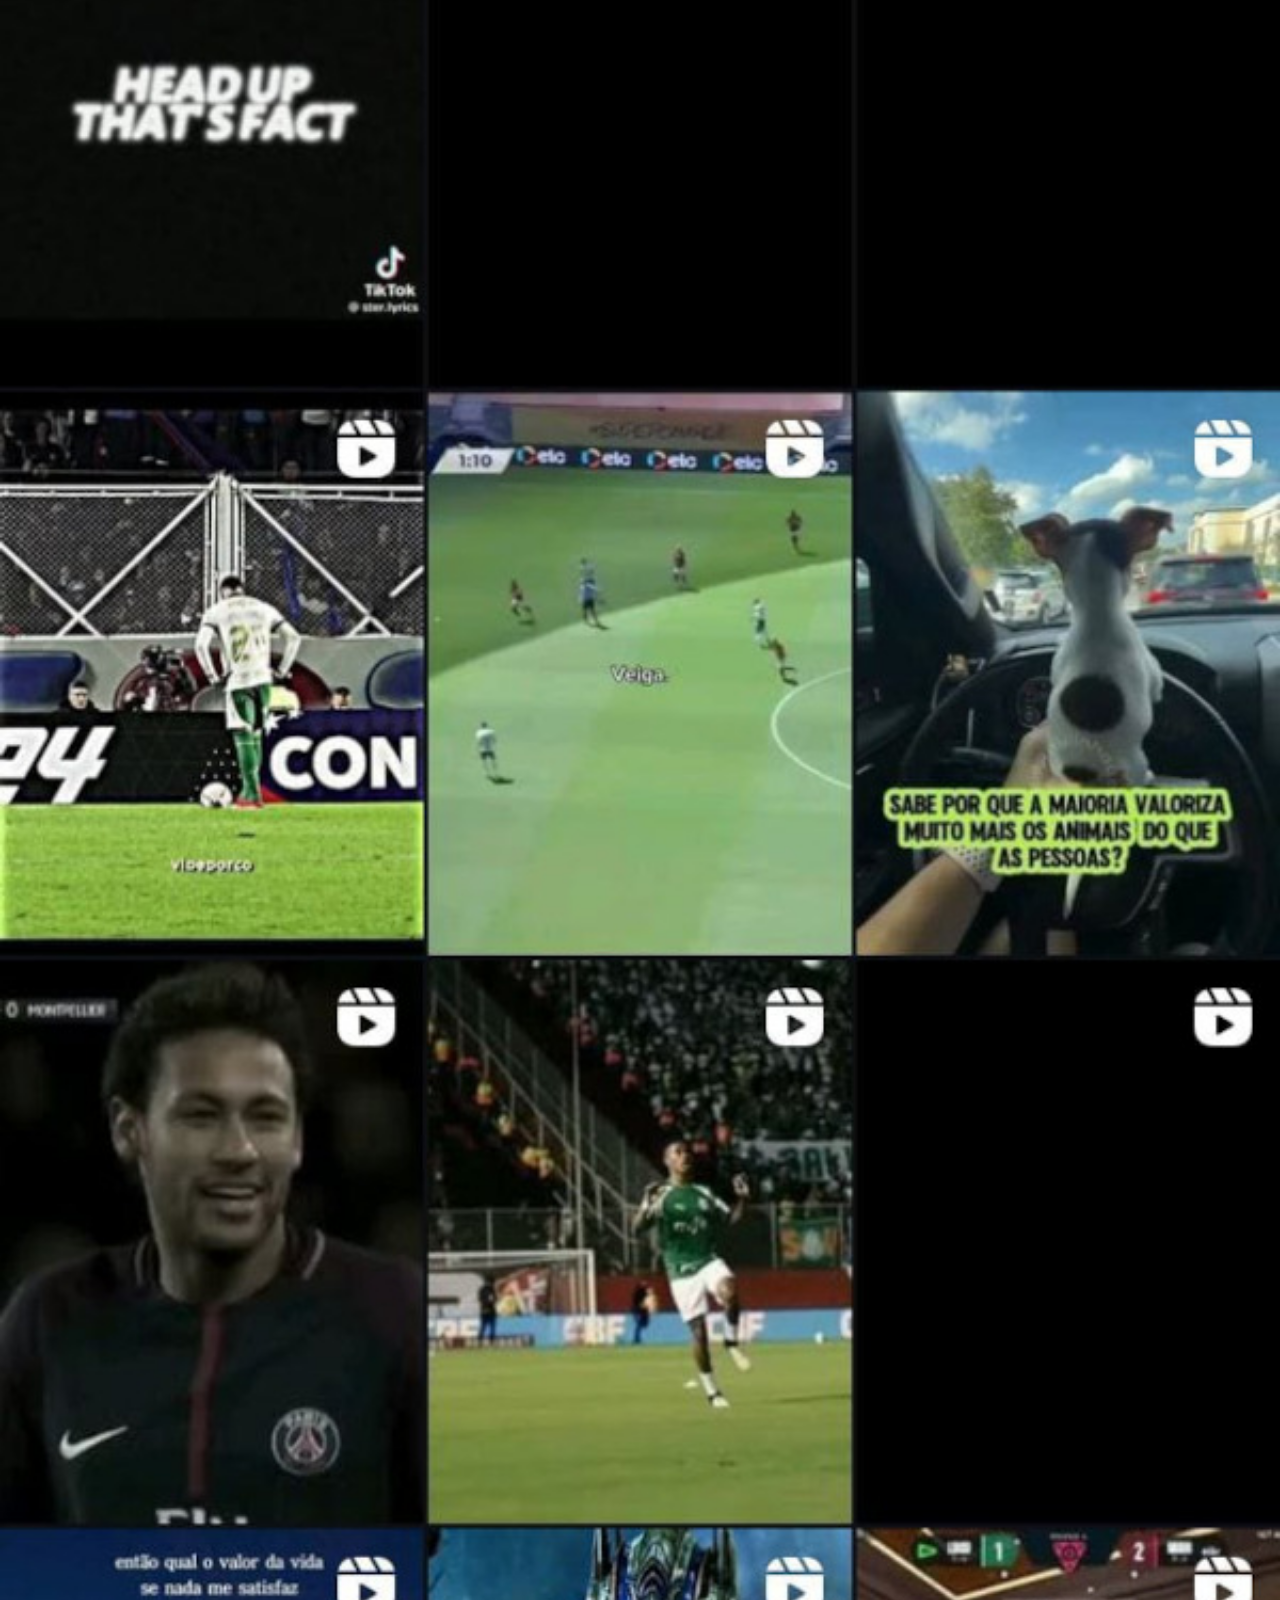
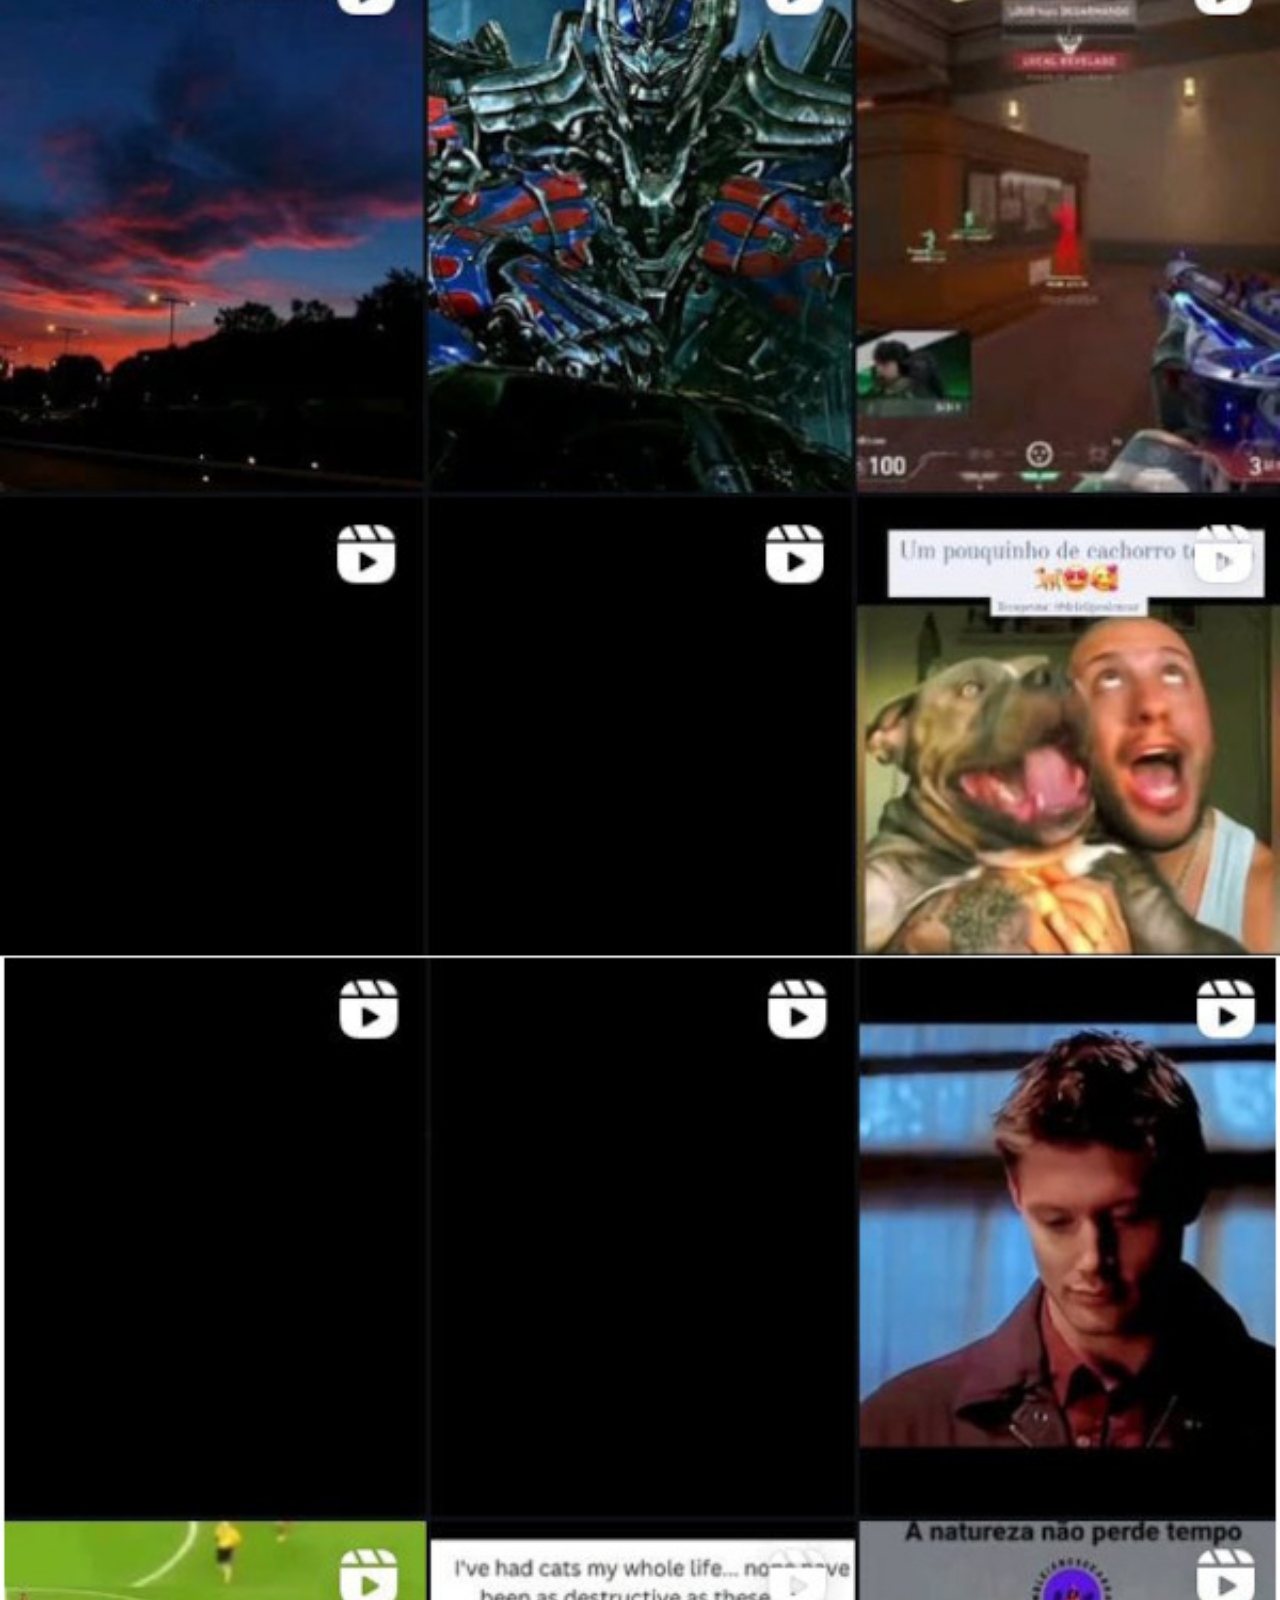
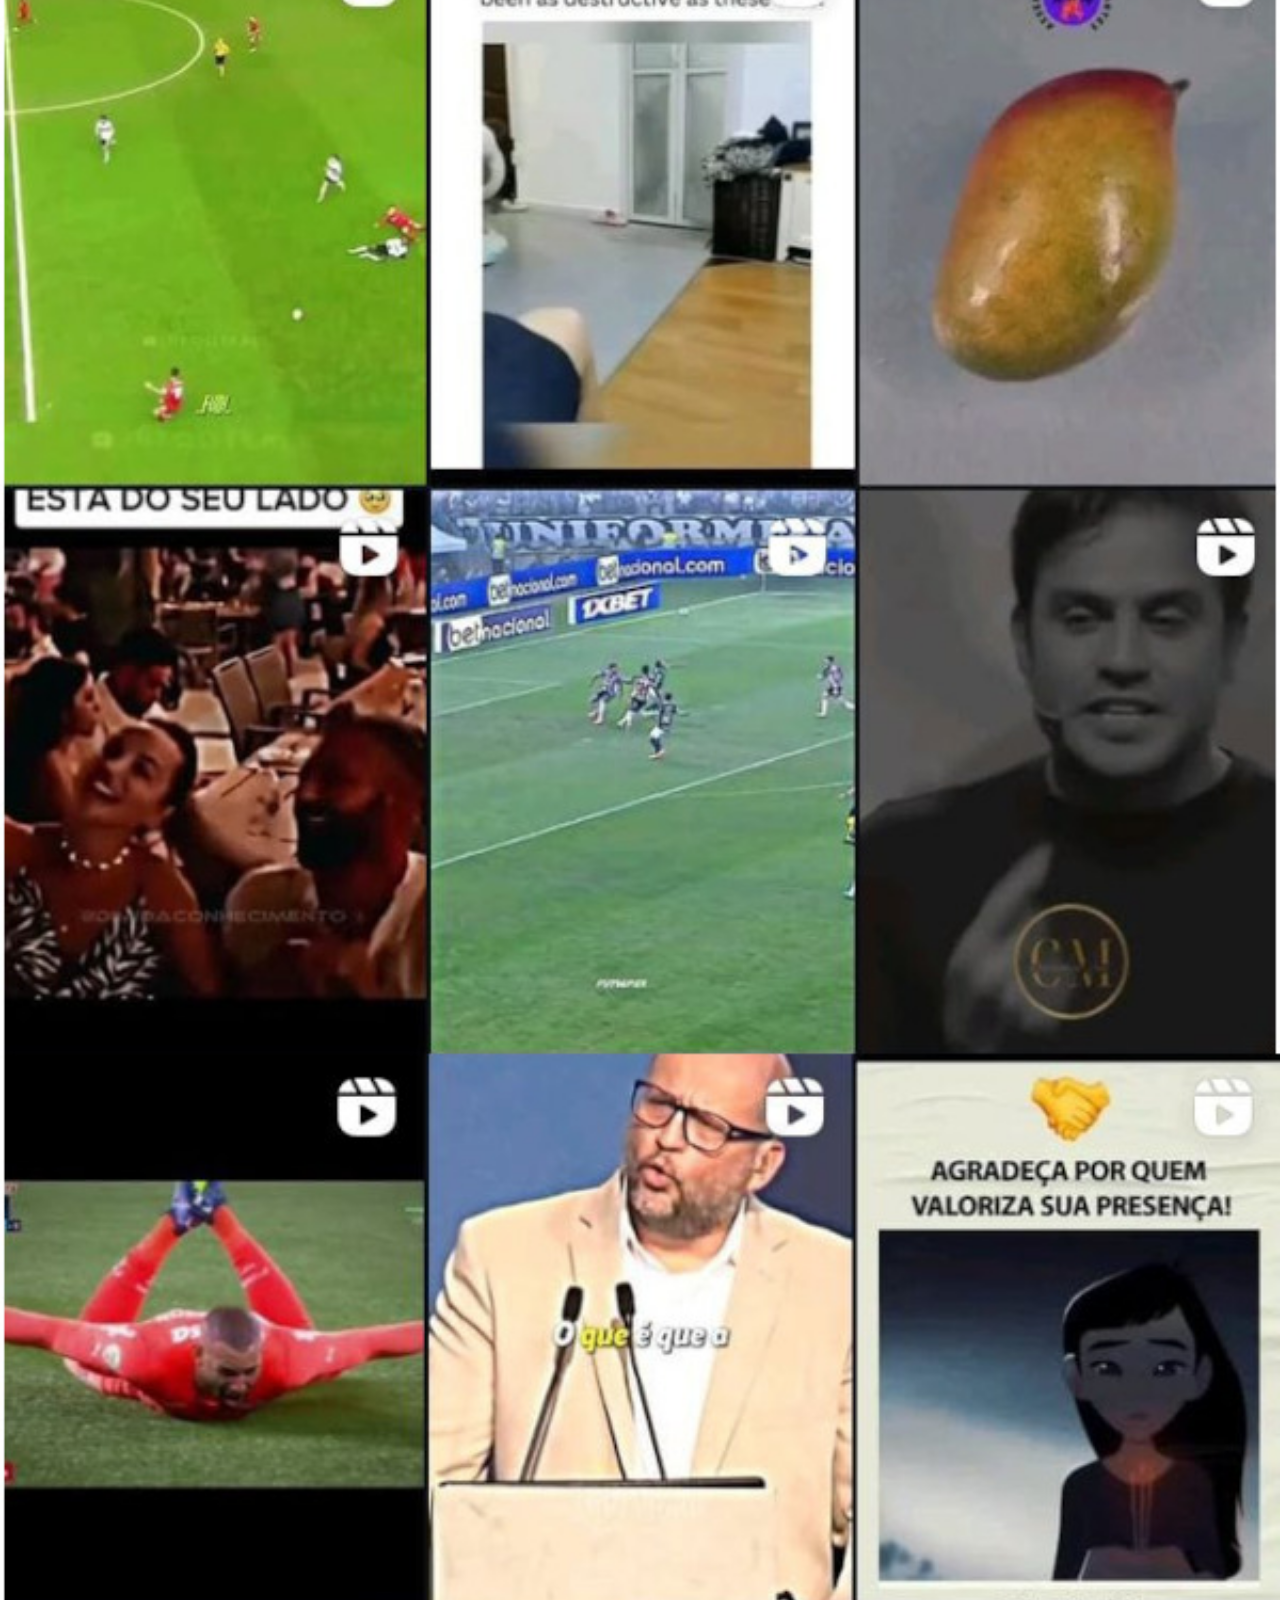
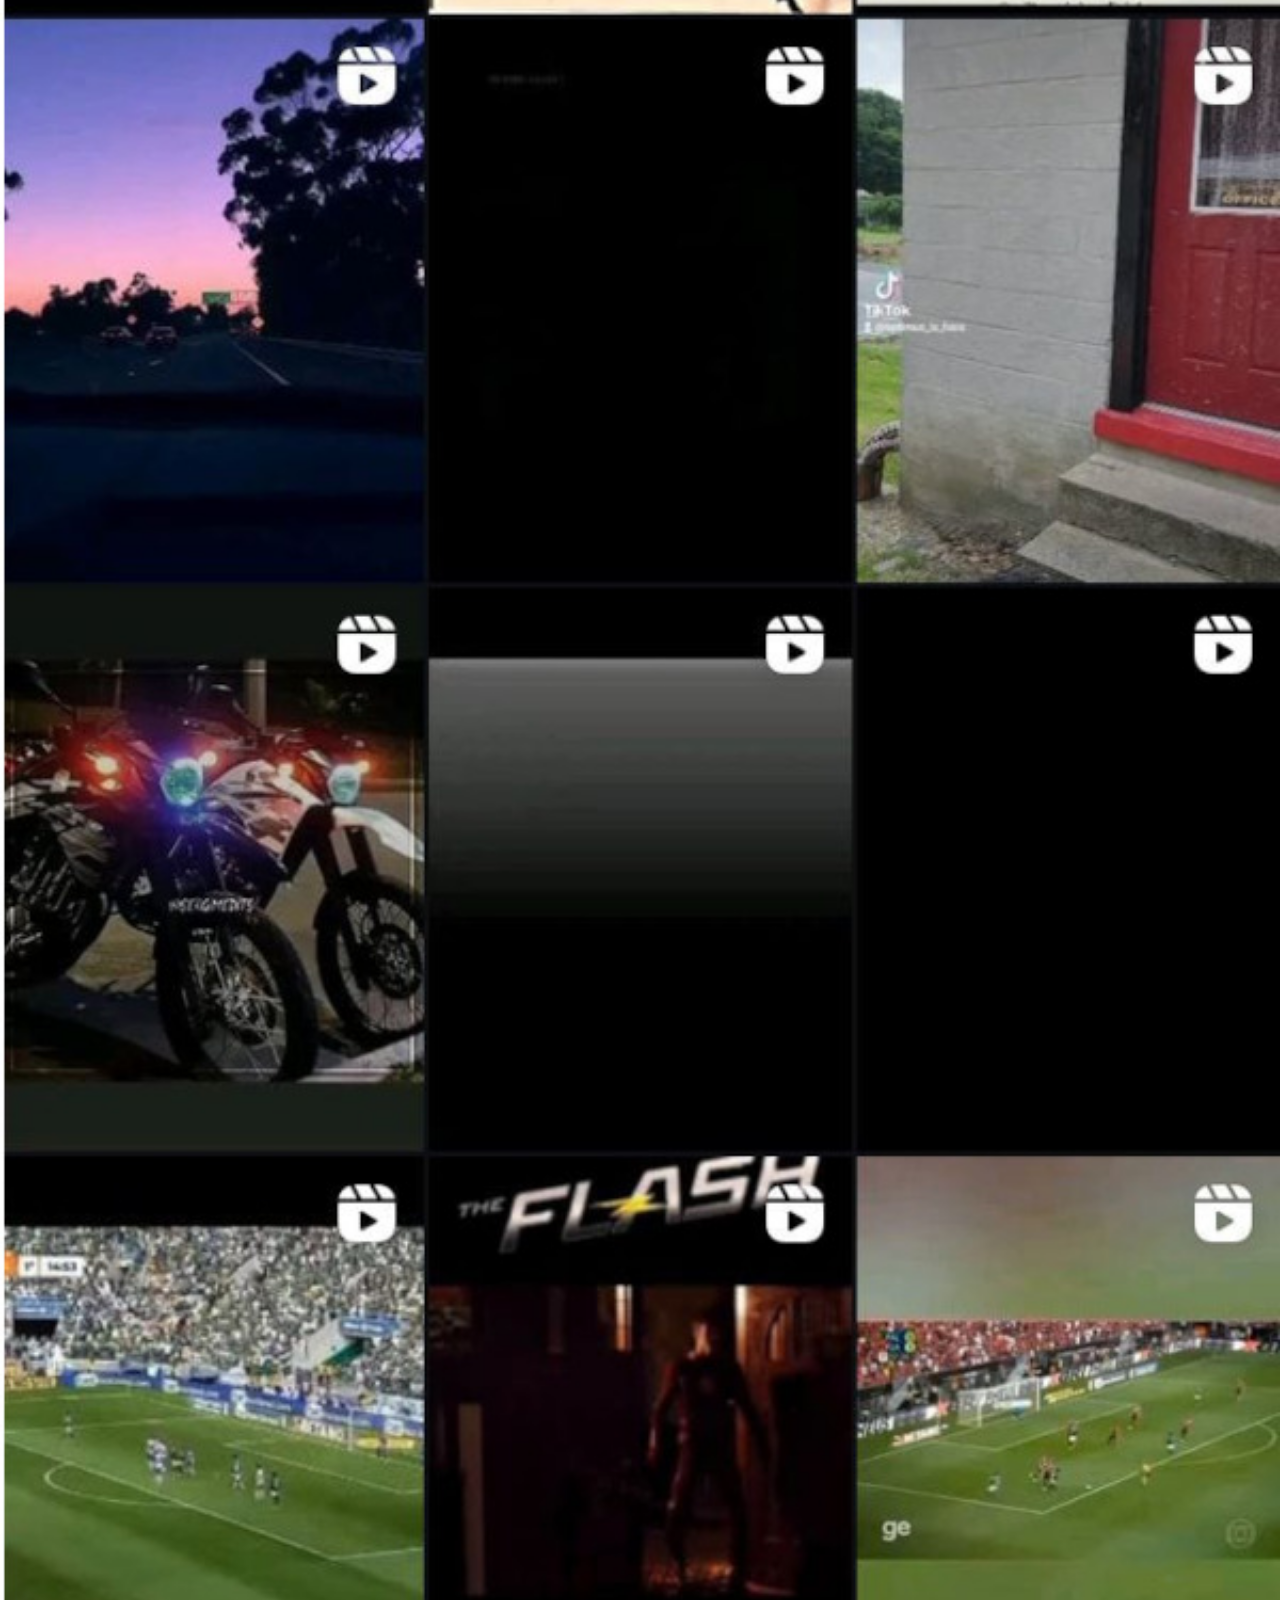
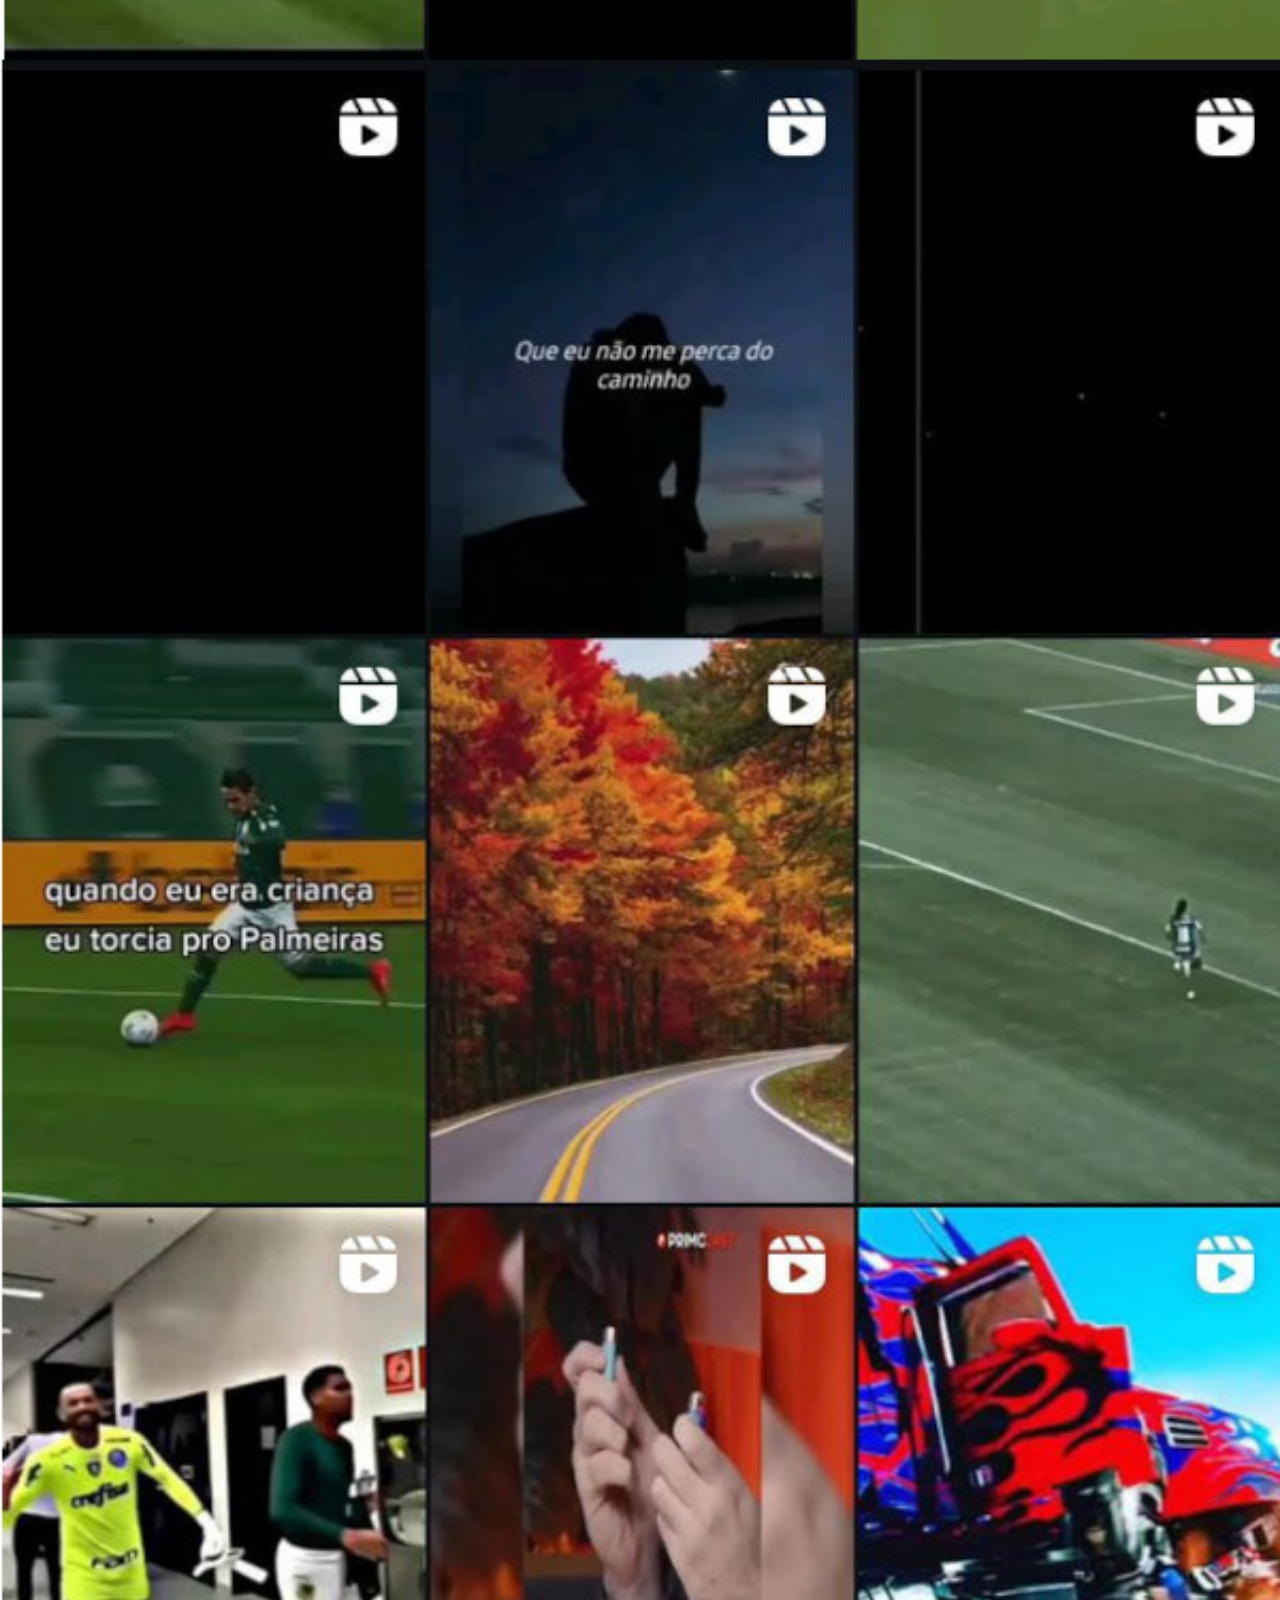
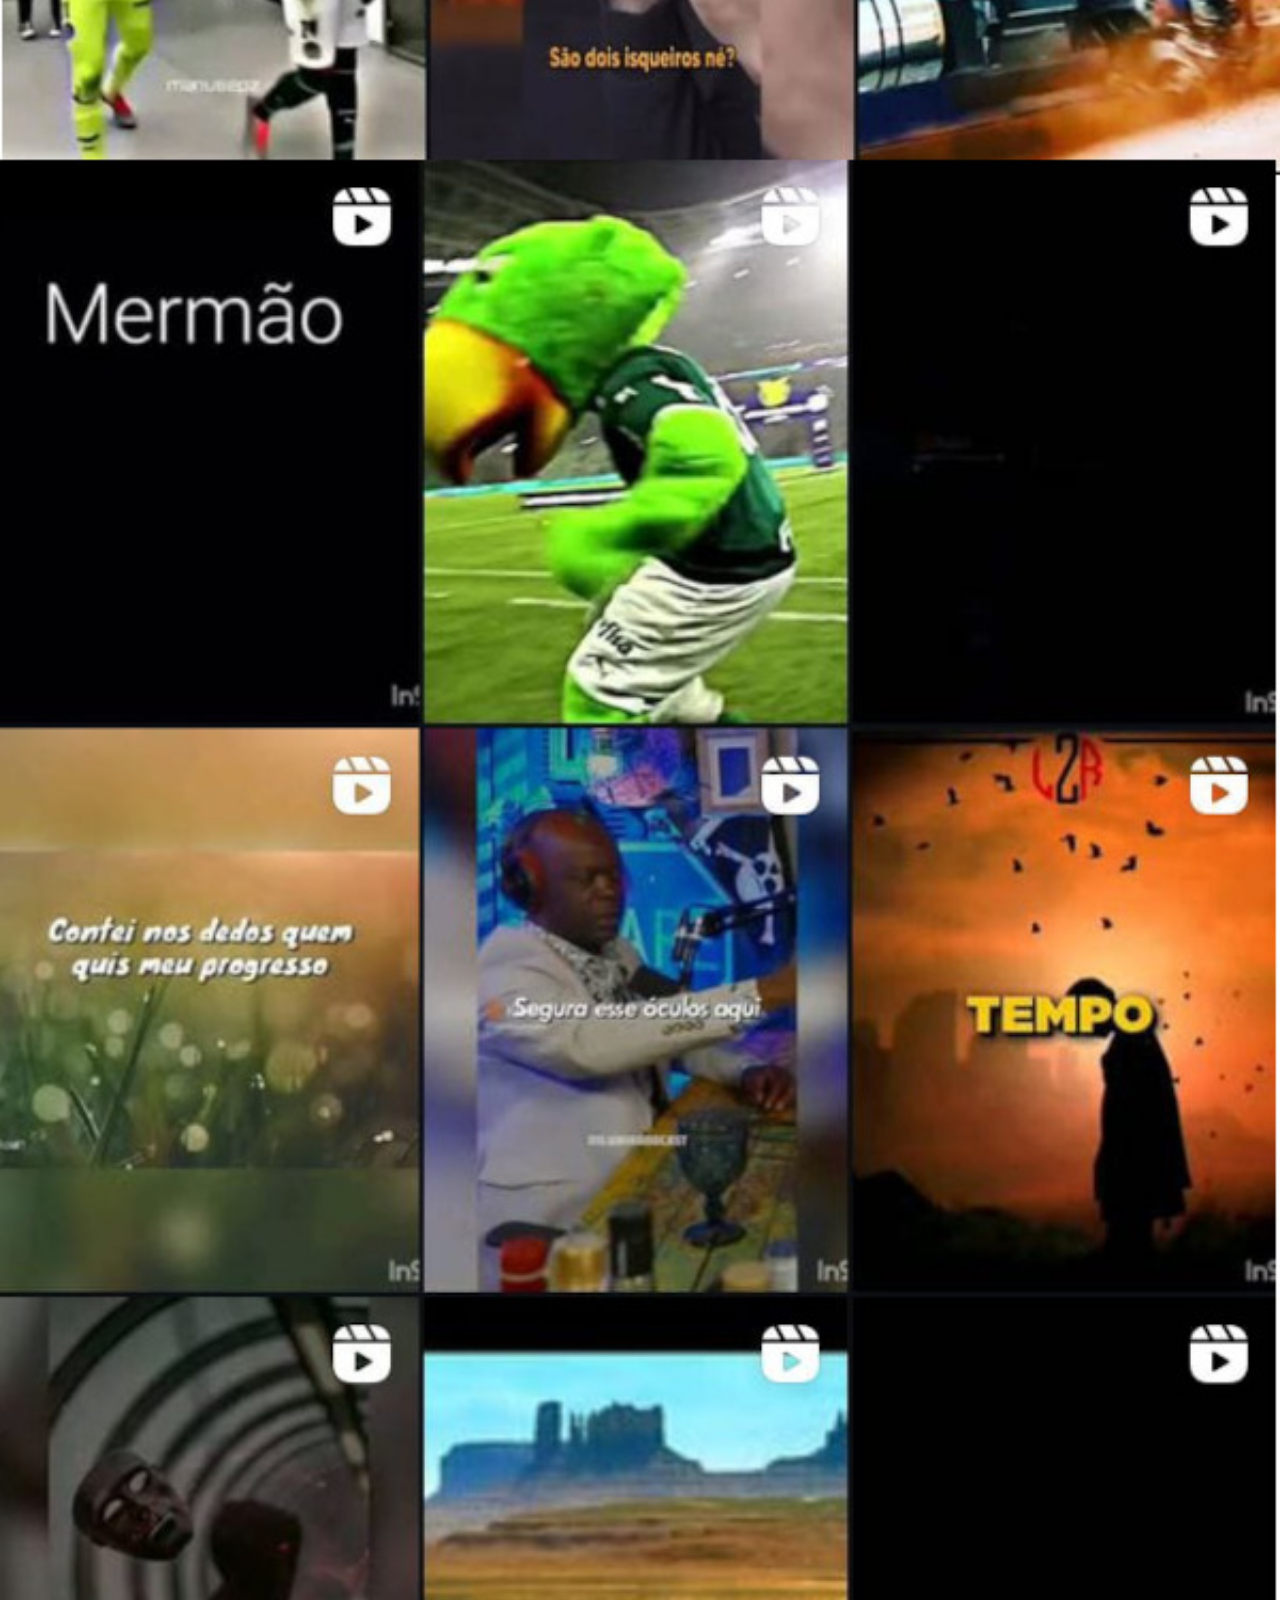
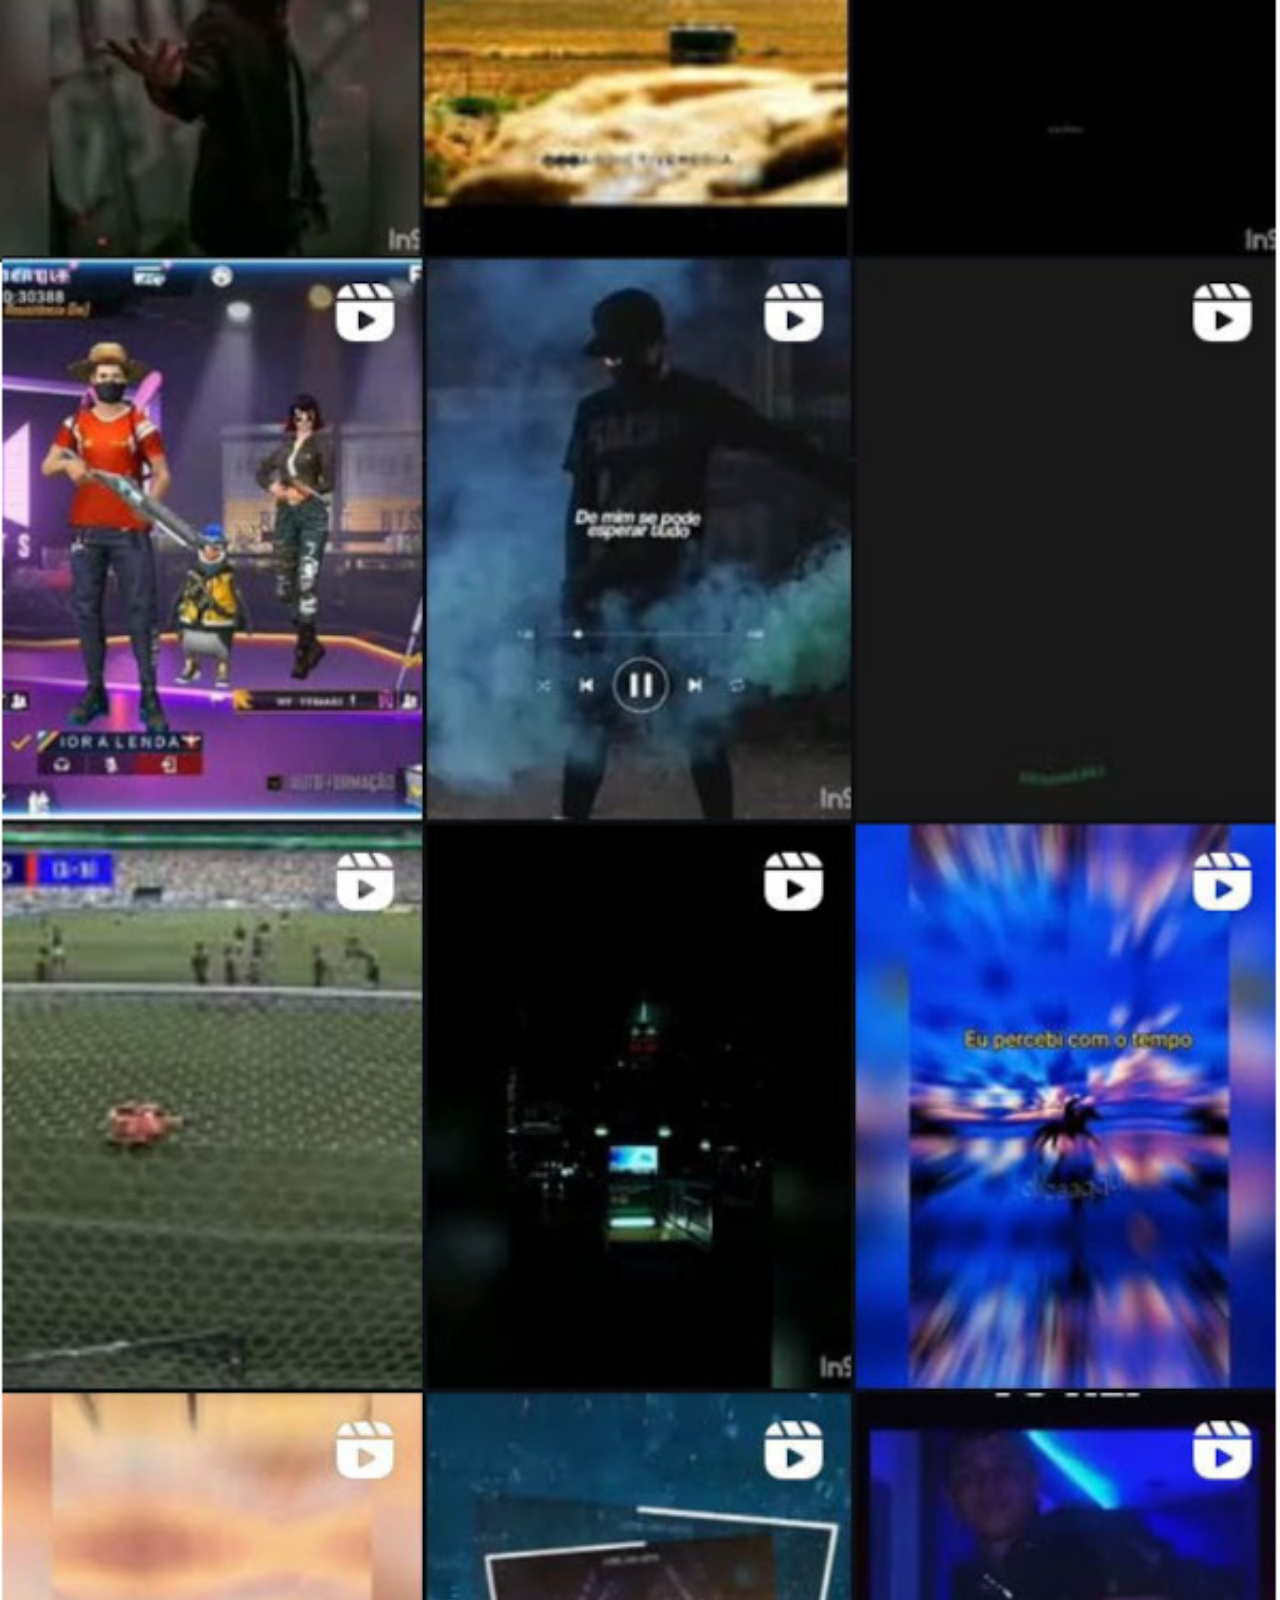
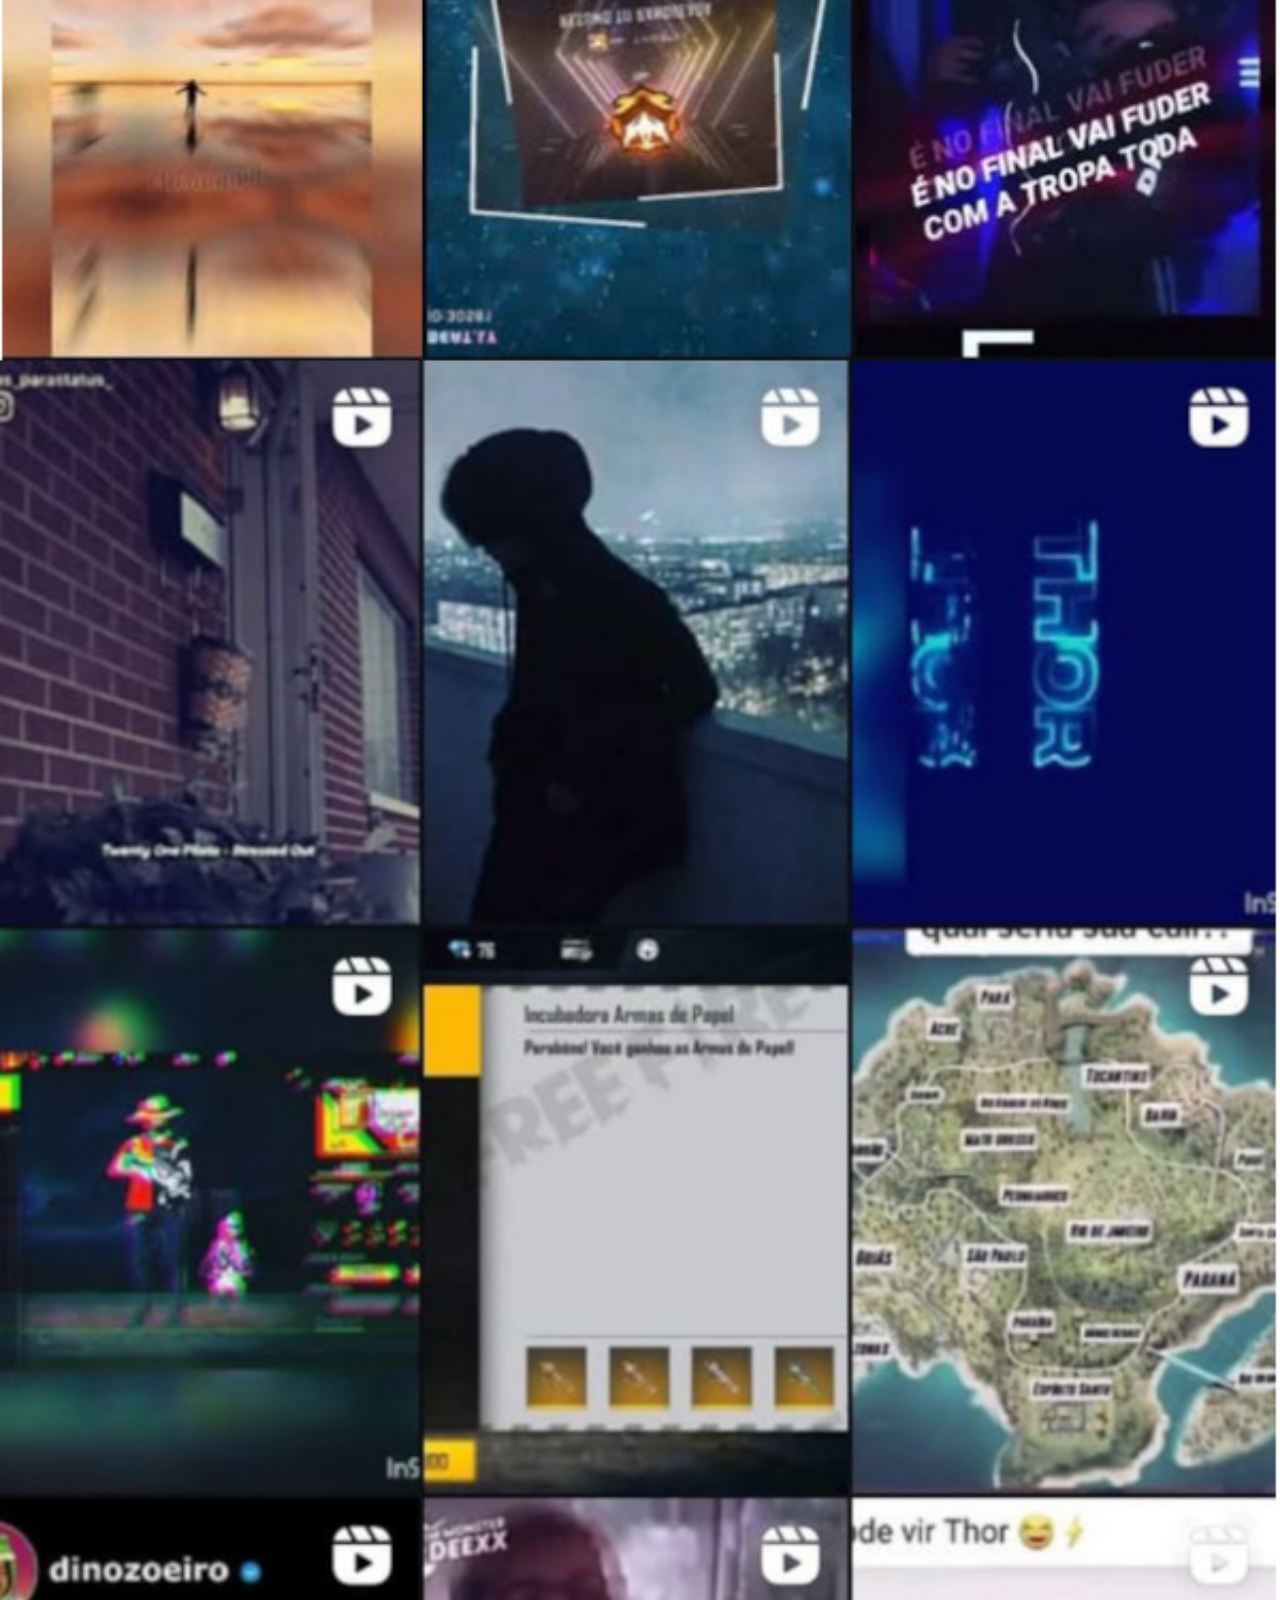
<file: instagram.html>
<!DOCTYPE html>
<html lang="pt-BR">
<head>
    <meta charset="UTF-8">
    <meta name="viewport" content="width=device-width, initial-scale=1.0">
    <title>Instagram</title>
    <link rel="stylesheet" href="estilos/social.css">
</head>
<body>
    <img src="imagens/tela-instagram.jpg" alt="Instagram">
    <p>
        <a href="https://www.instagram.com/thoralenda21/" target="_blank">Me segue no Instagram</a> <br>
        <small>Instagram Pessoal</small>
    </p>
</body>
</html>
</file>
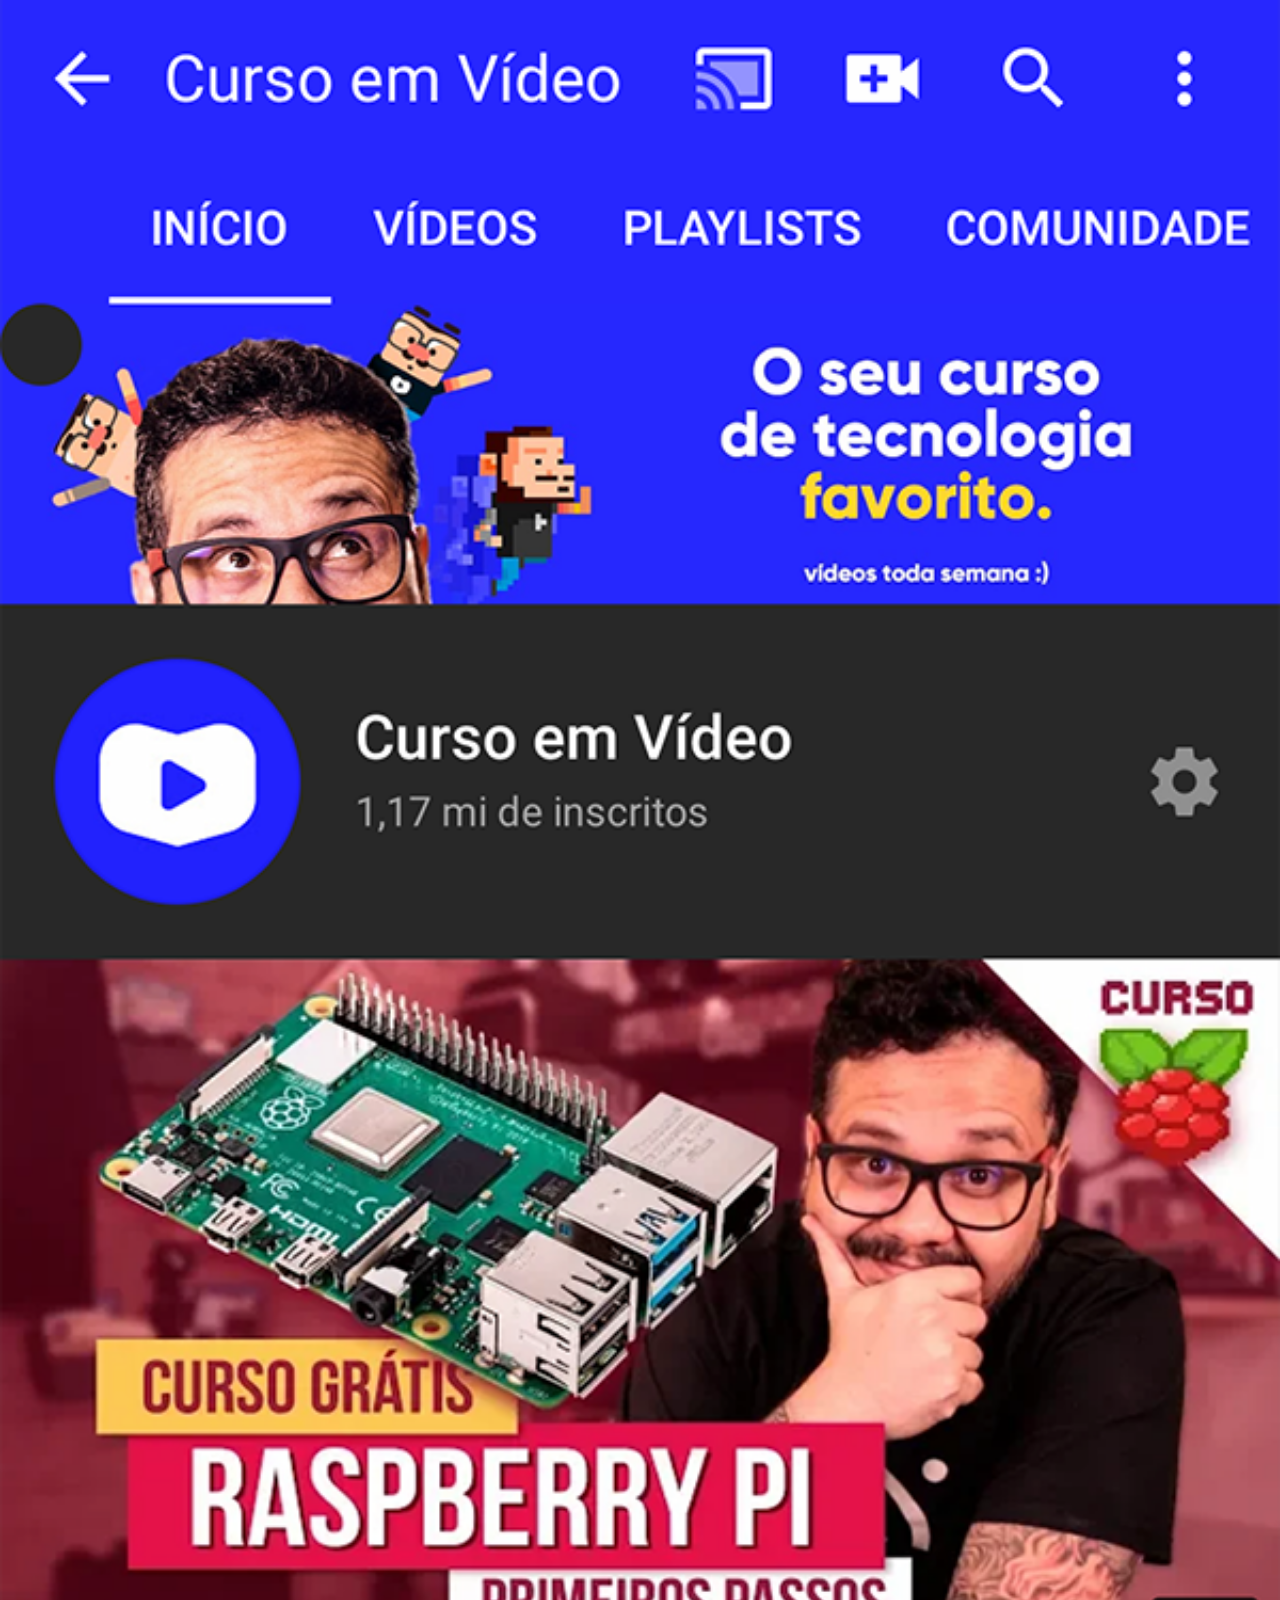
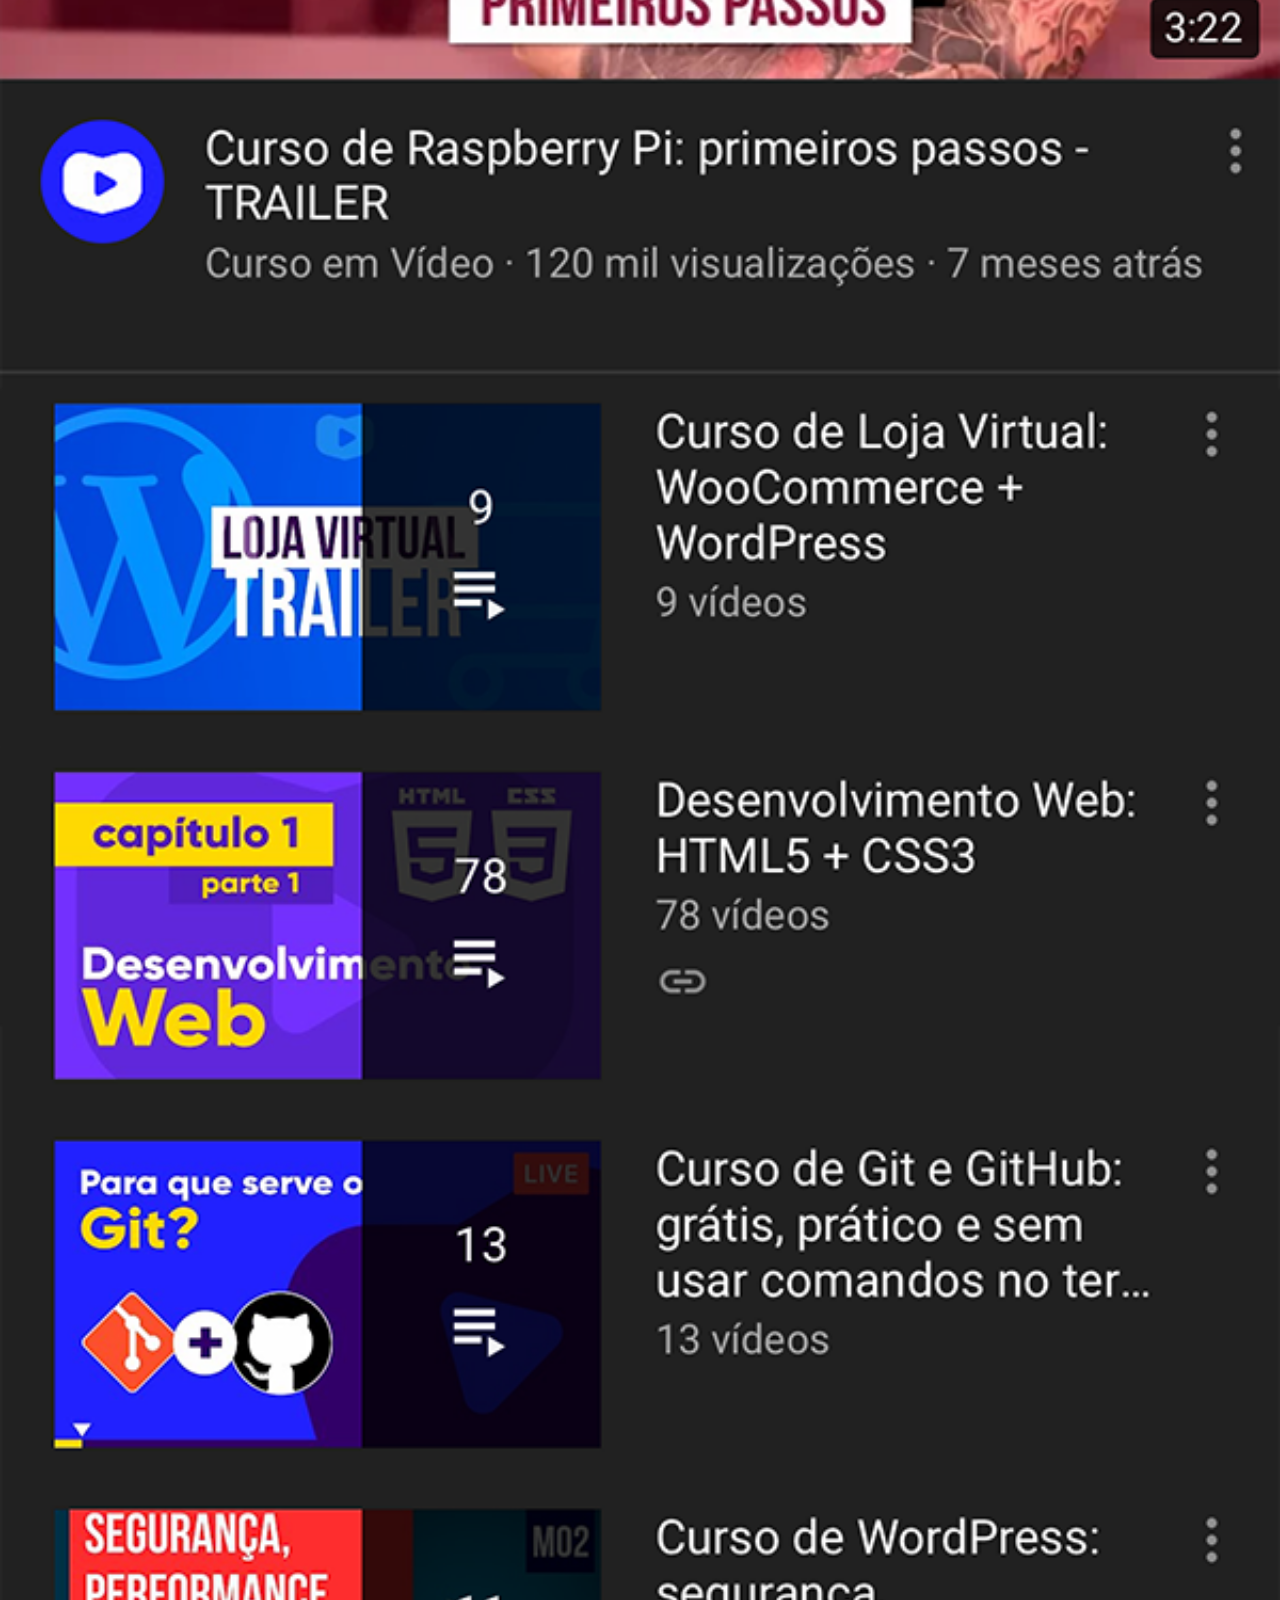
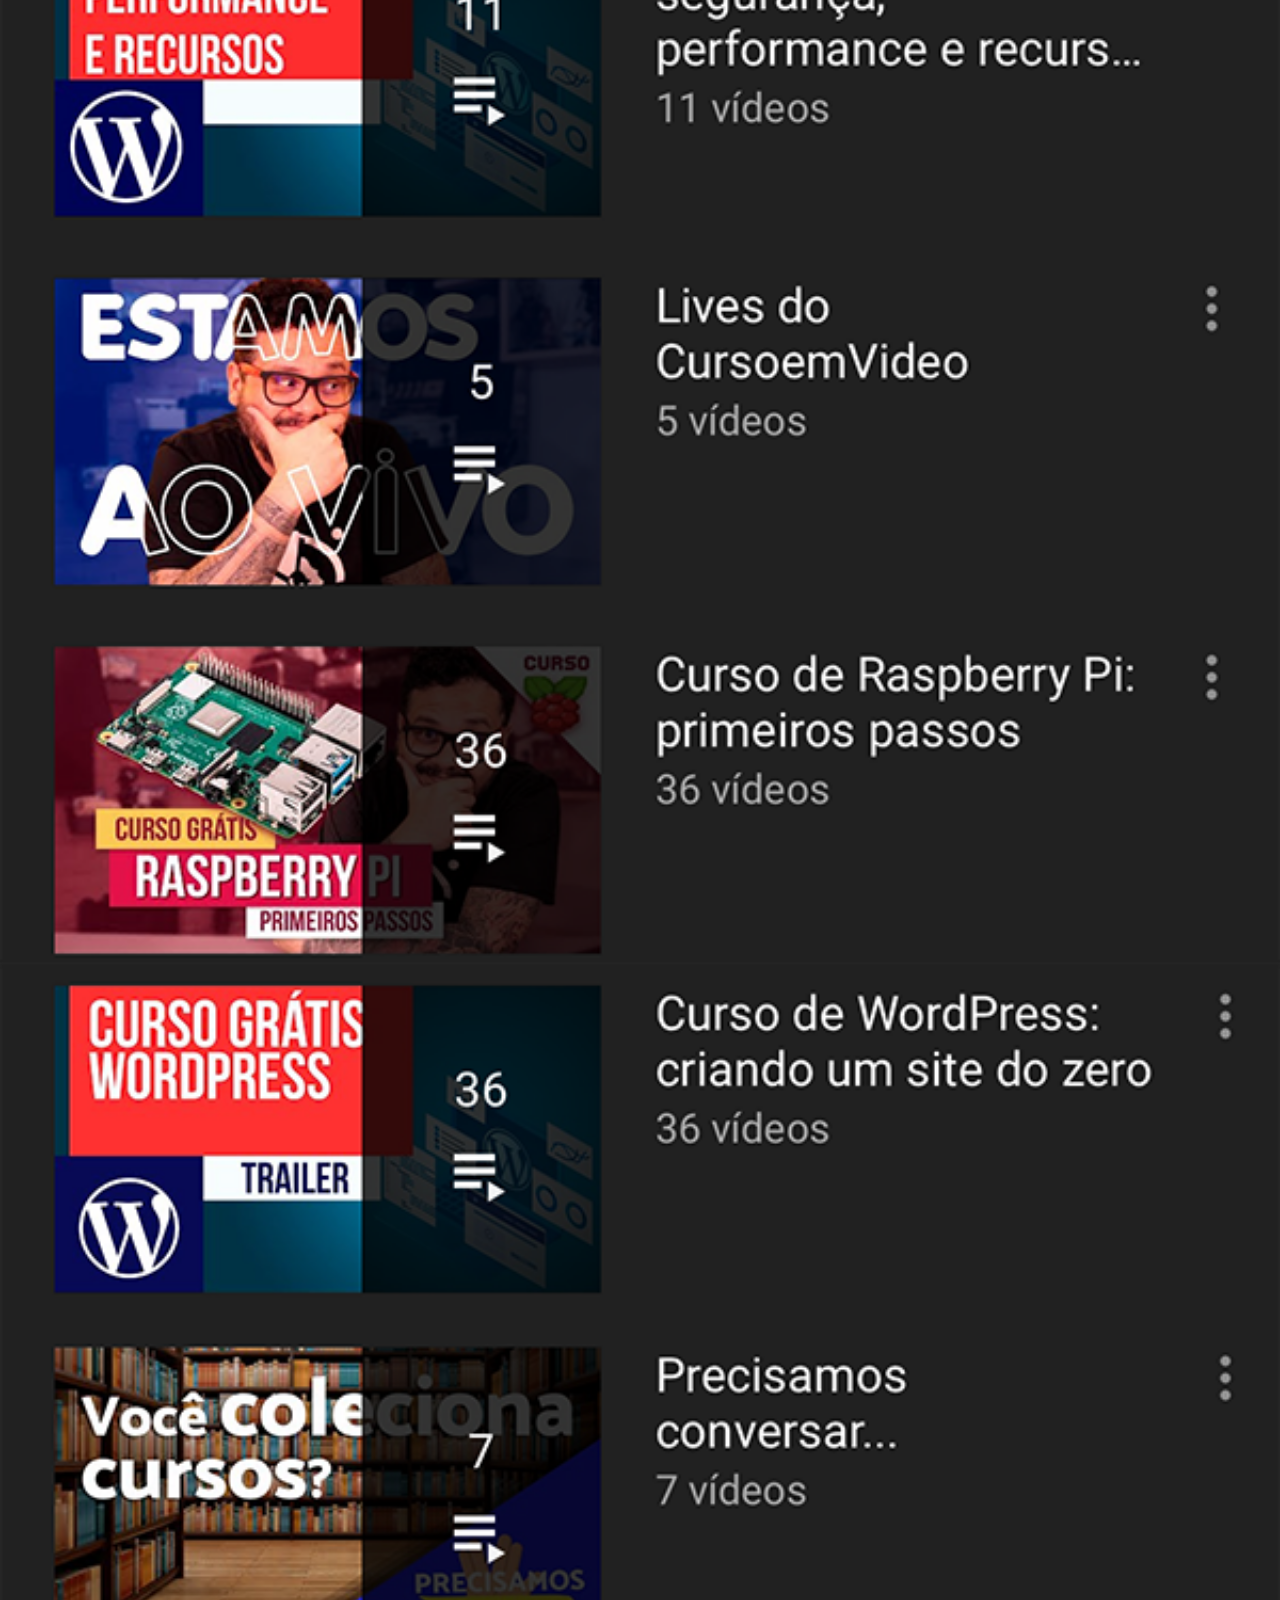
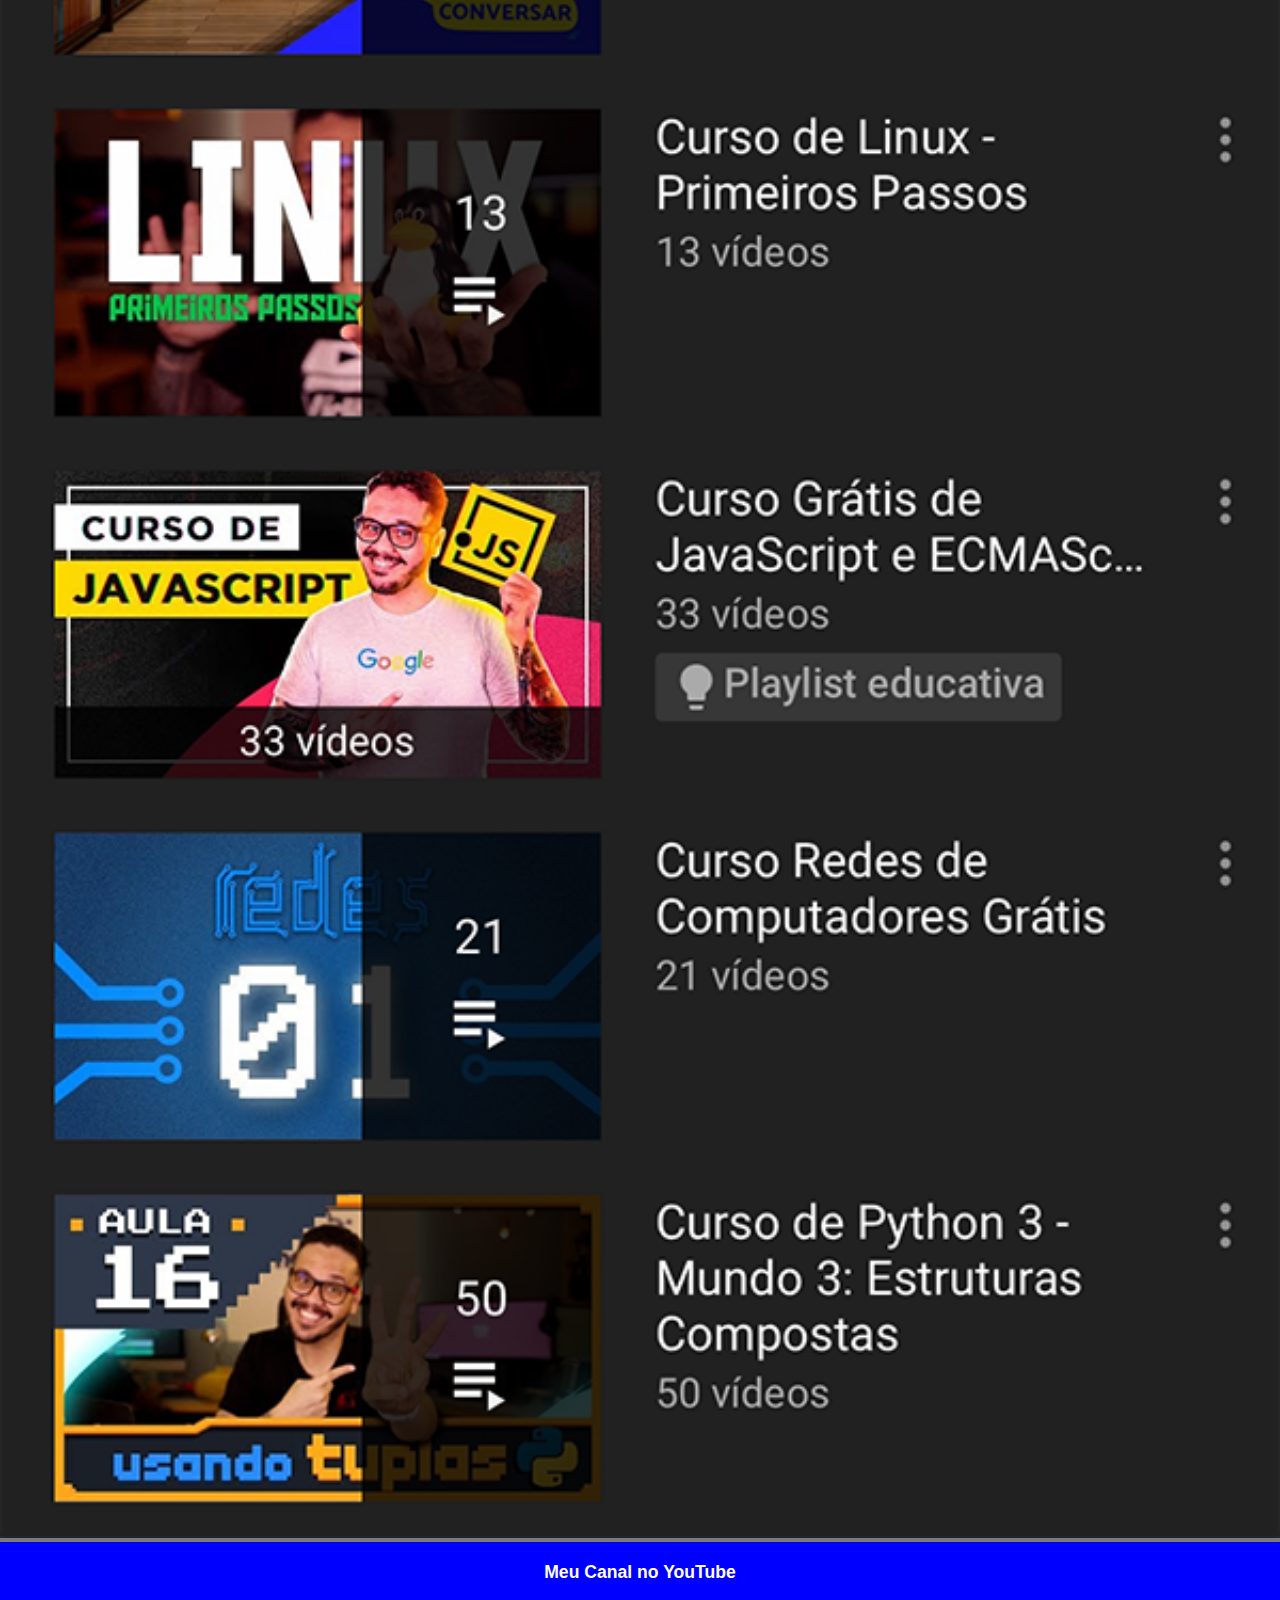
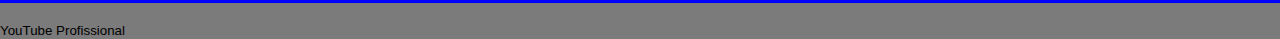
<file: kwai.html>
<!DOCTYPE html>
<html lang="pt-BR">
<head>
    <meta charset="UTF-8">
    <meta name="viewport" content="width=device-width, initial-scale=1.0">
    <title>YouTube</title>
    <link rel="stylesheet" href="estilos/social.css">
</head>
<body>
    <img src="imagens/tela-youtube.png" alt="YouTube">
    <p>
        <a href="https://www.youtube.com/@josegabriel_dev" target="_blank">Meu Canal no YouTube</a> <br>
        <small>YouTube Profissional</small>
    </p>
</body>
</html>
</file>
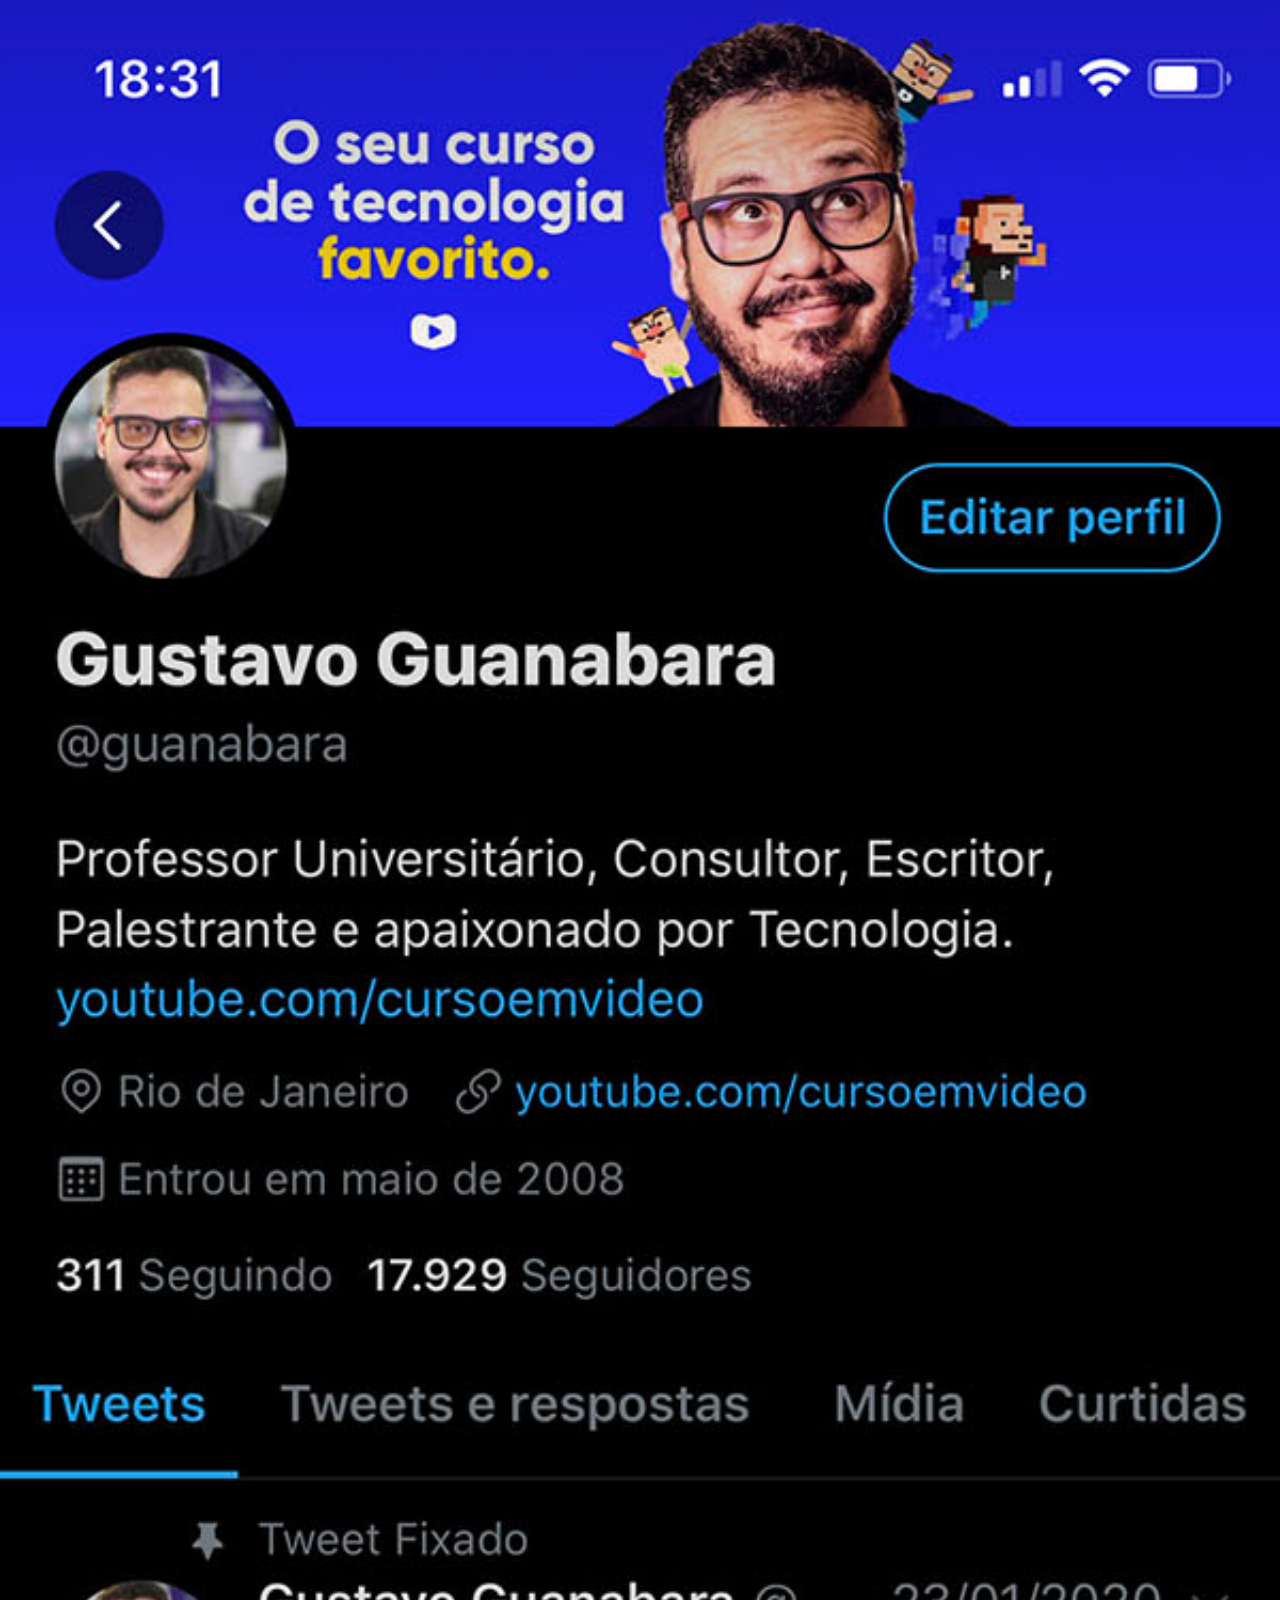
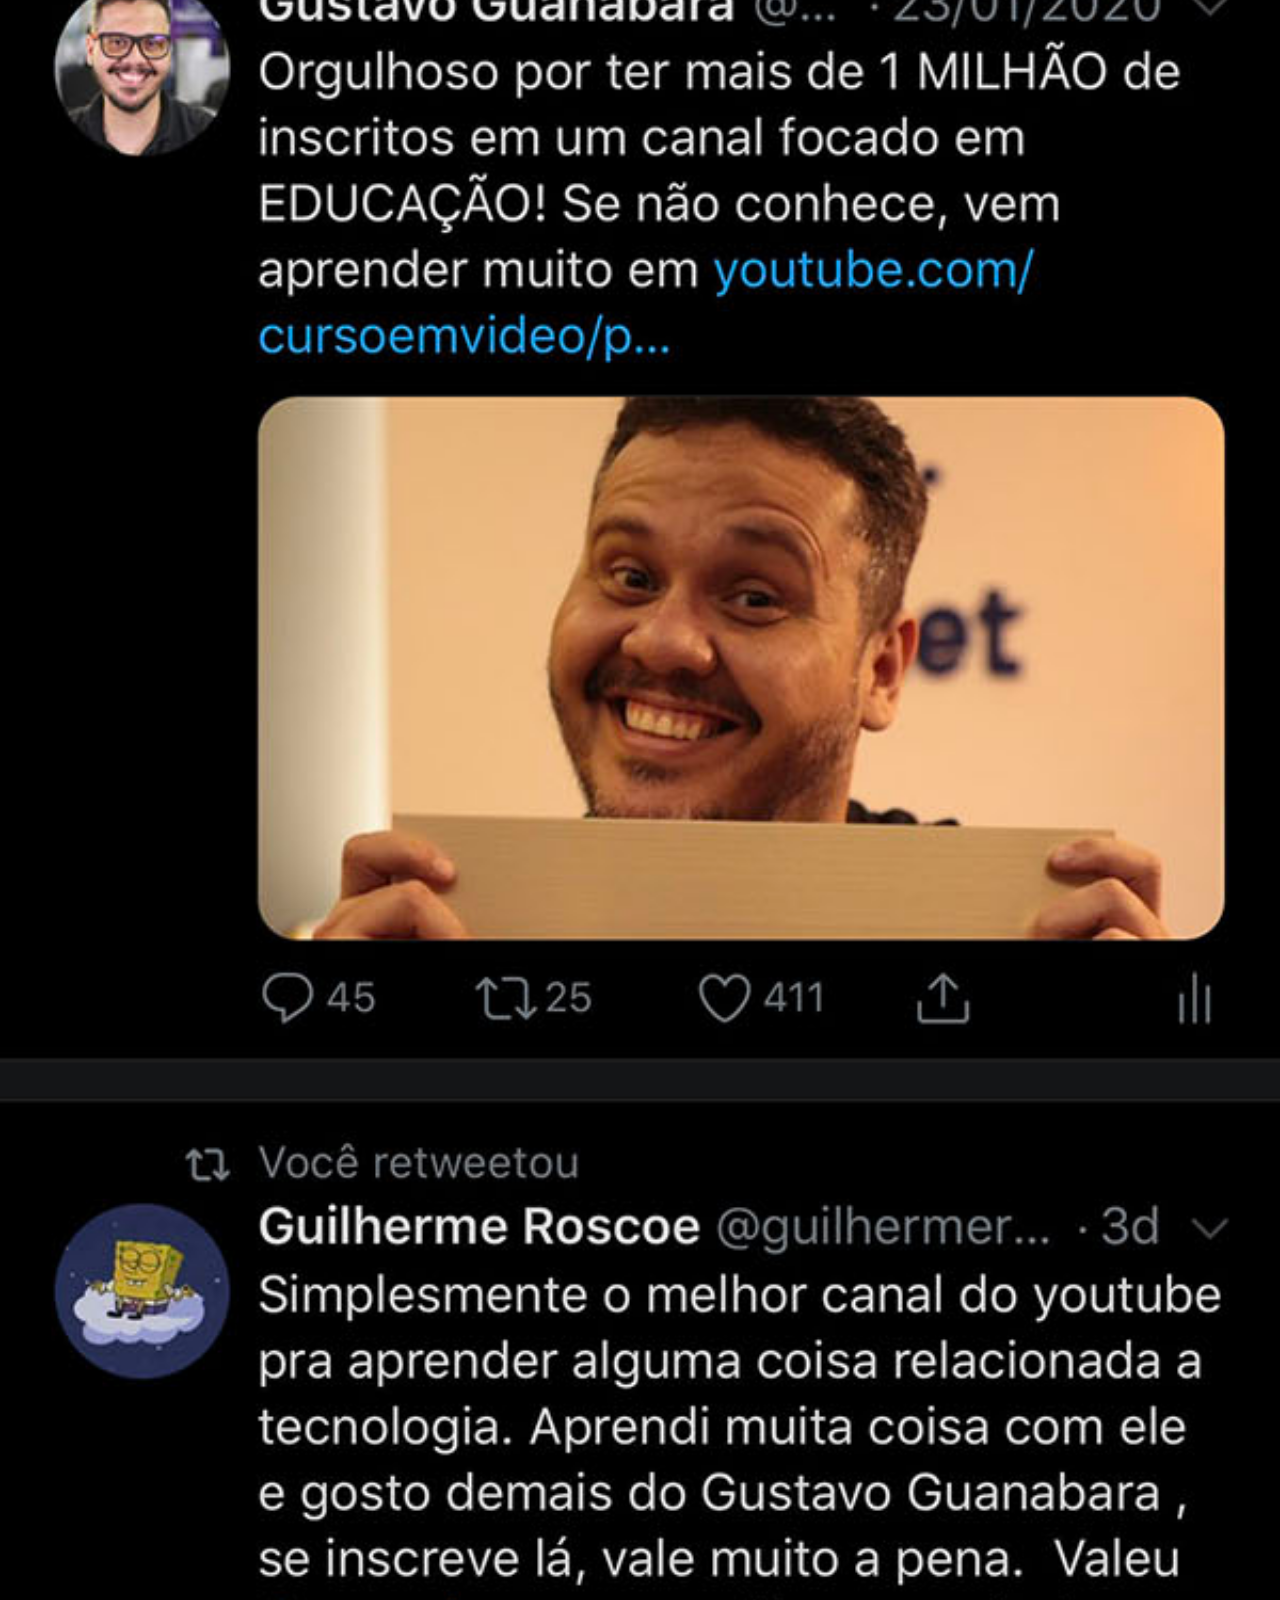
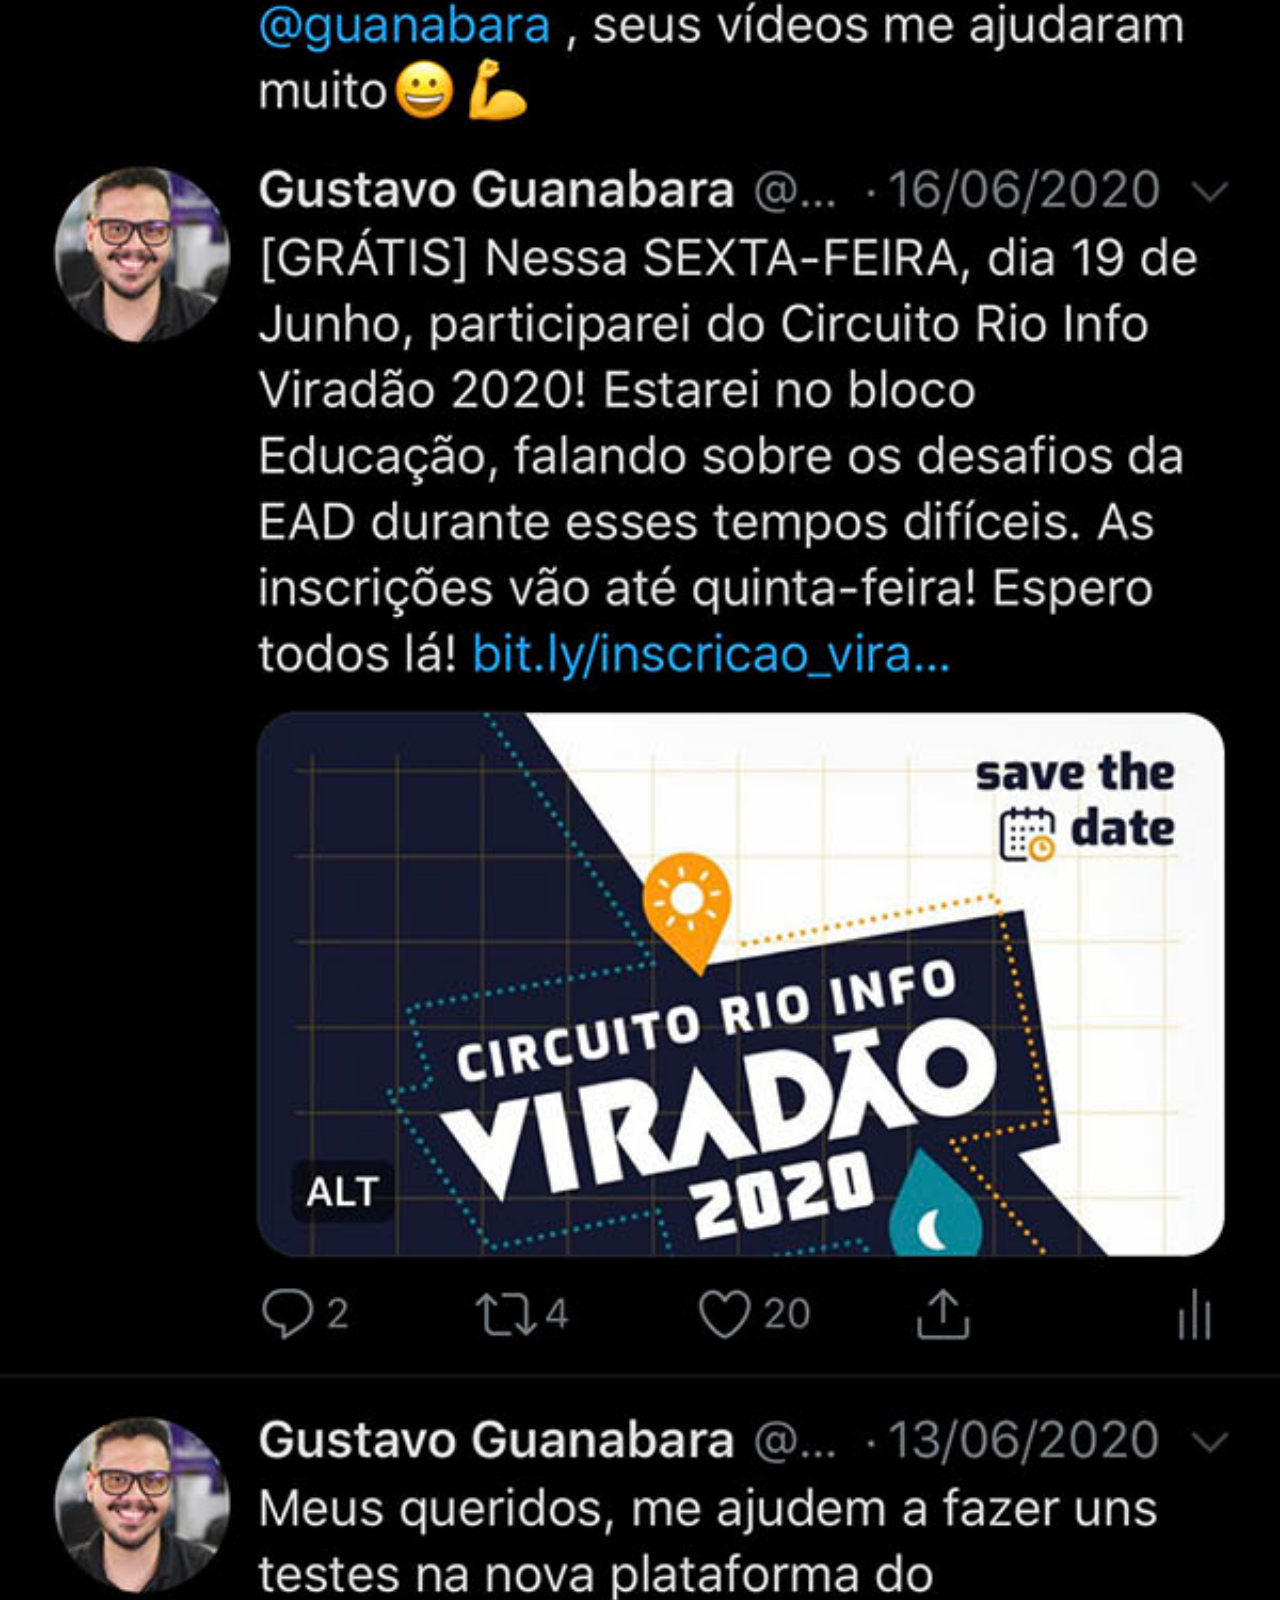
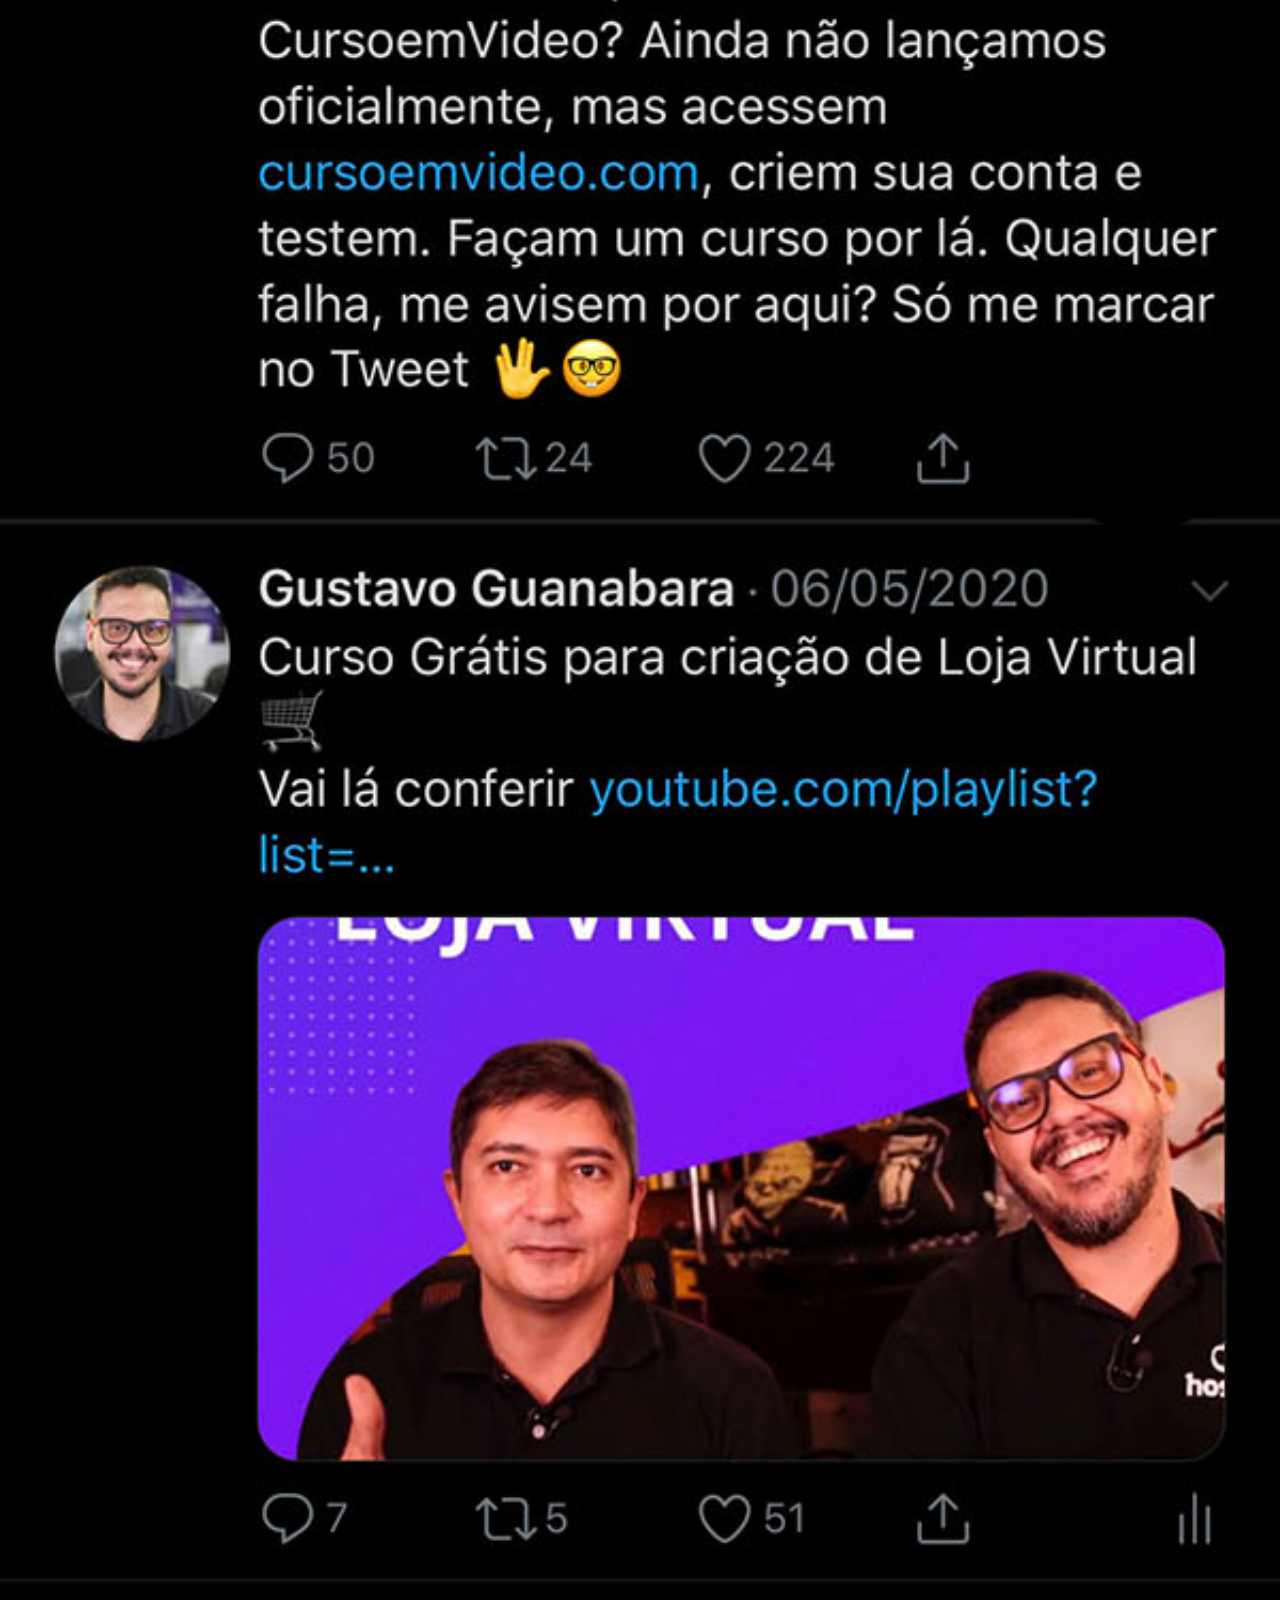
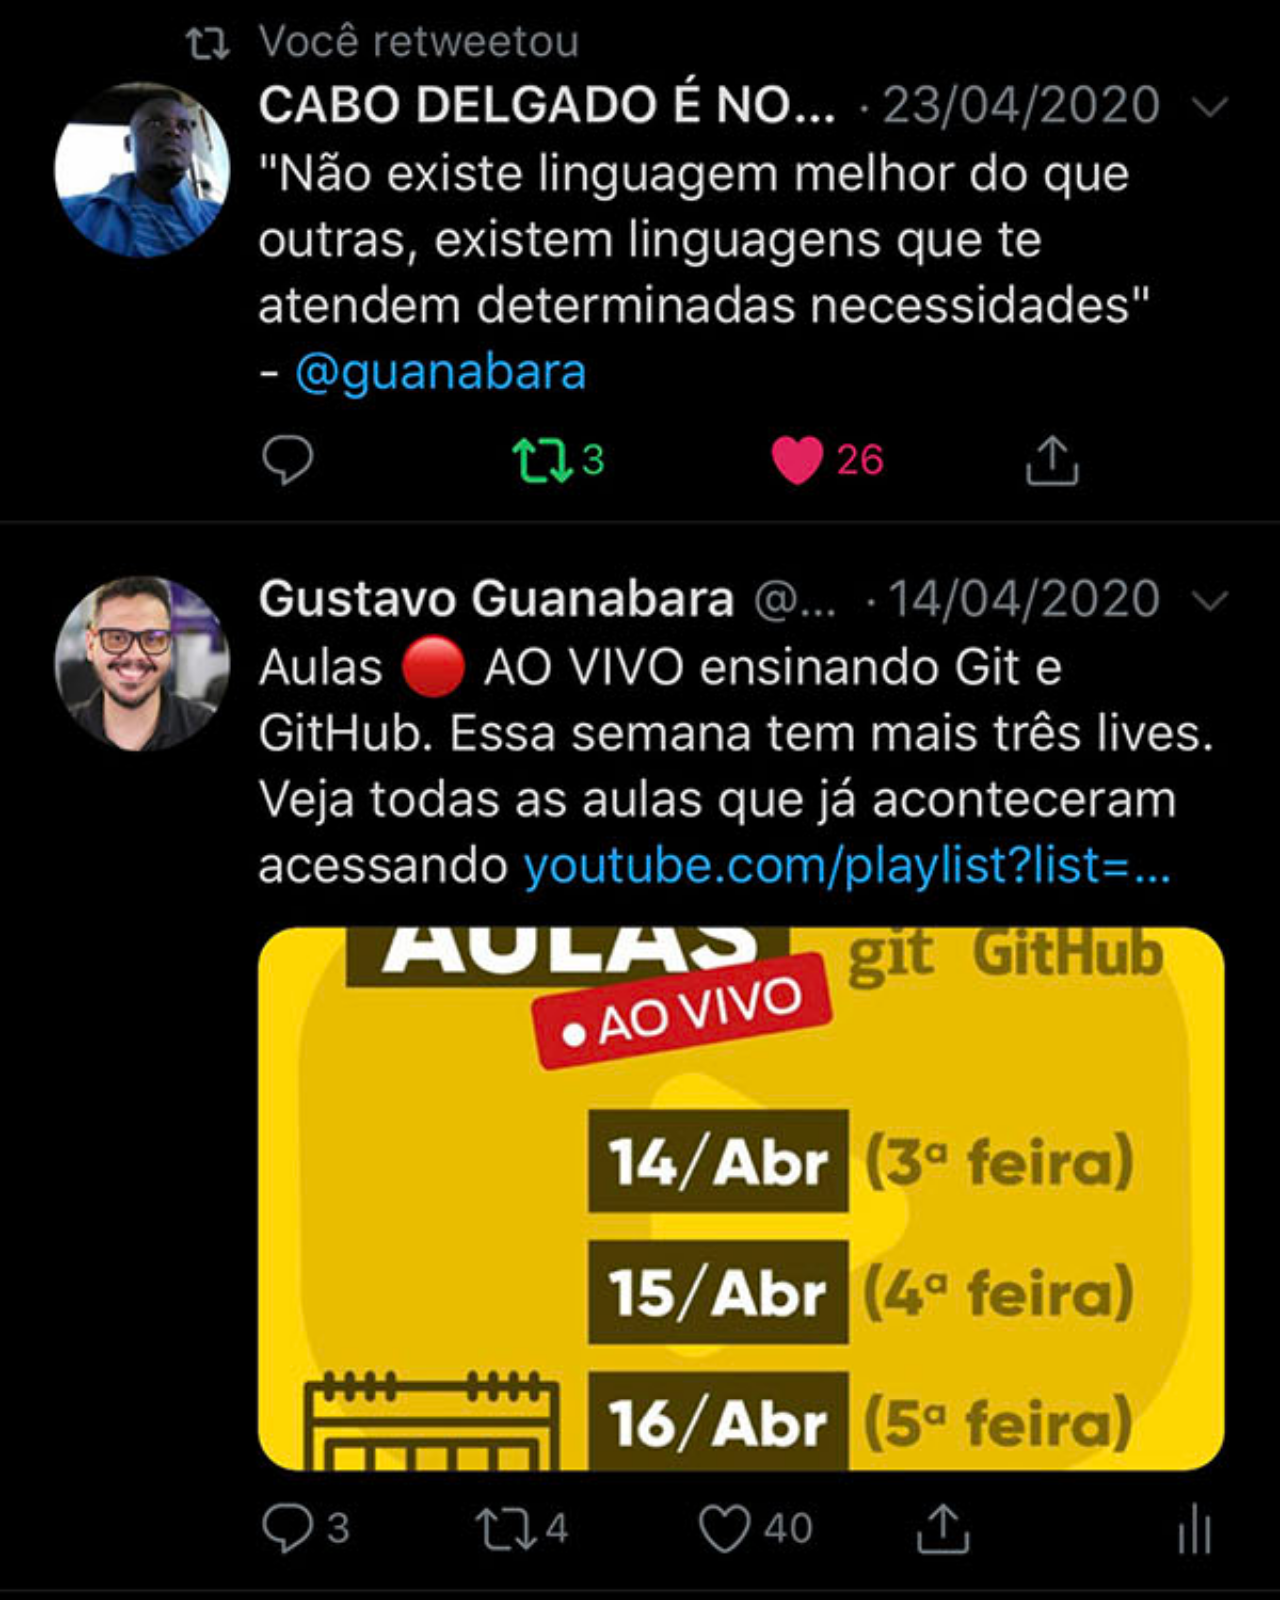
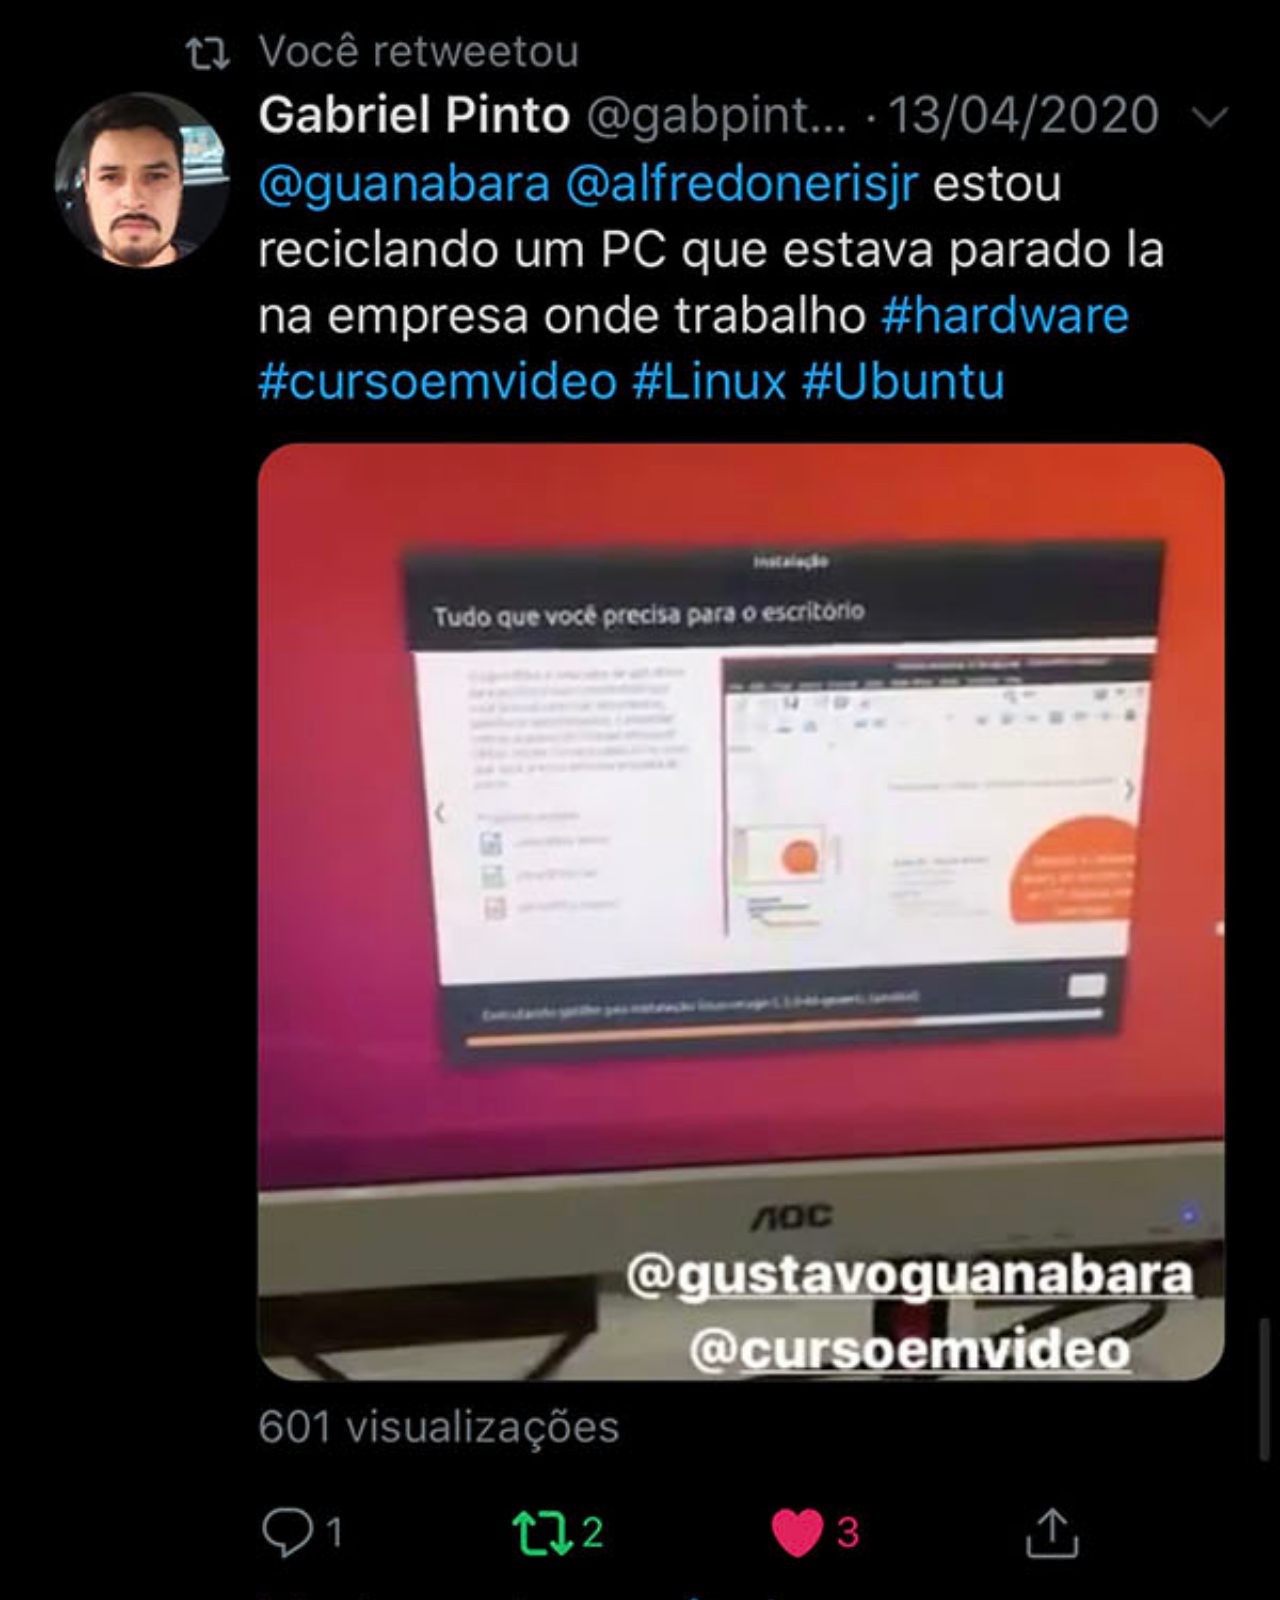
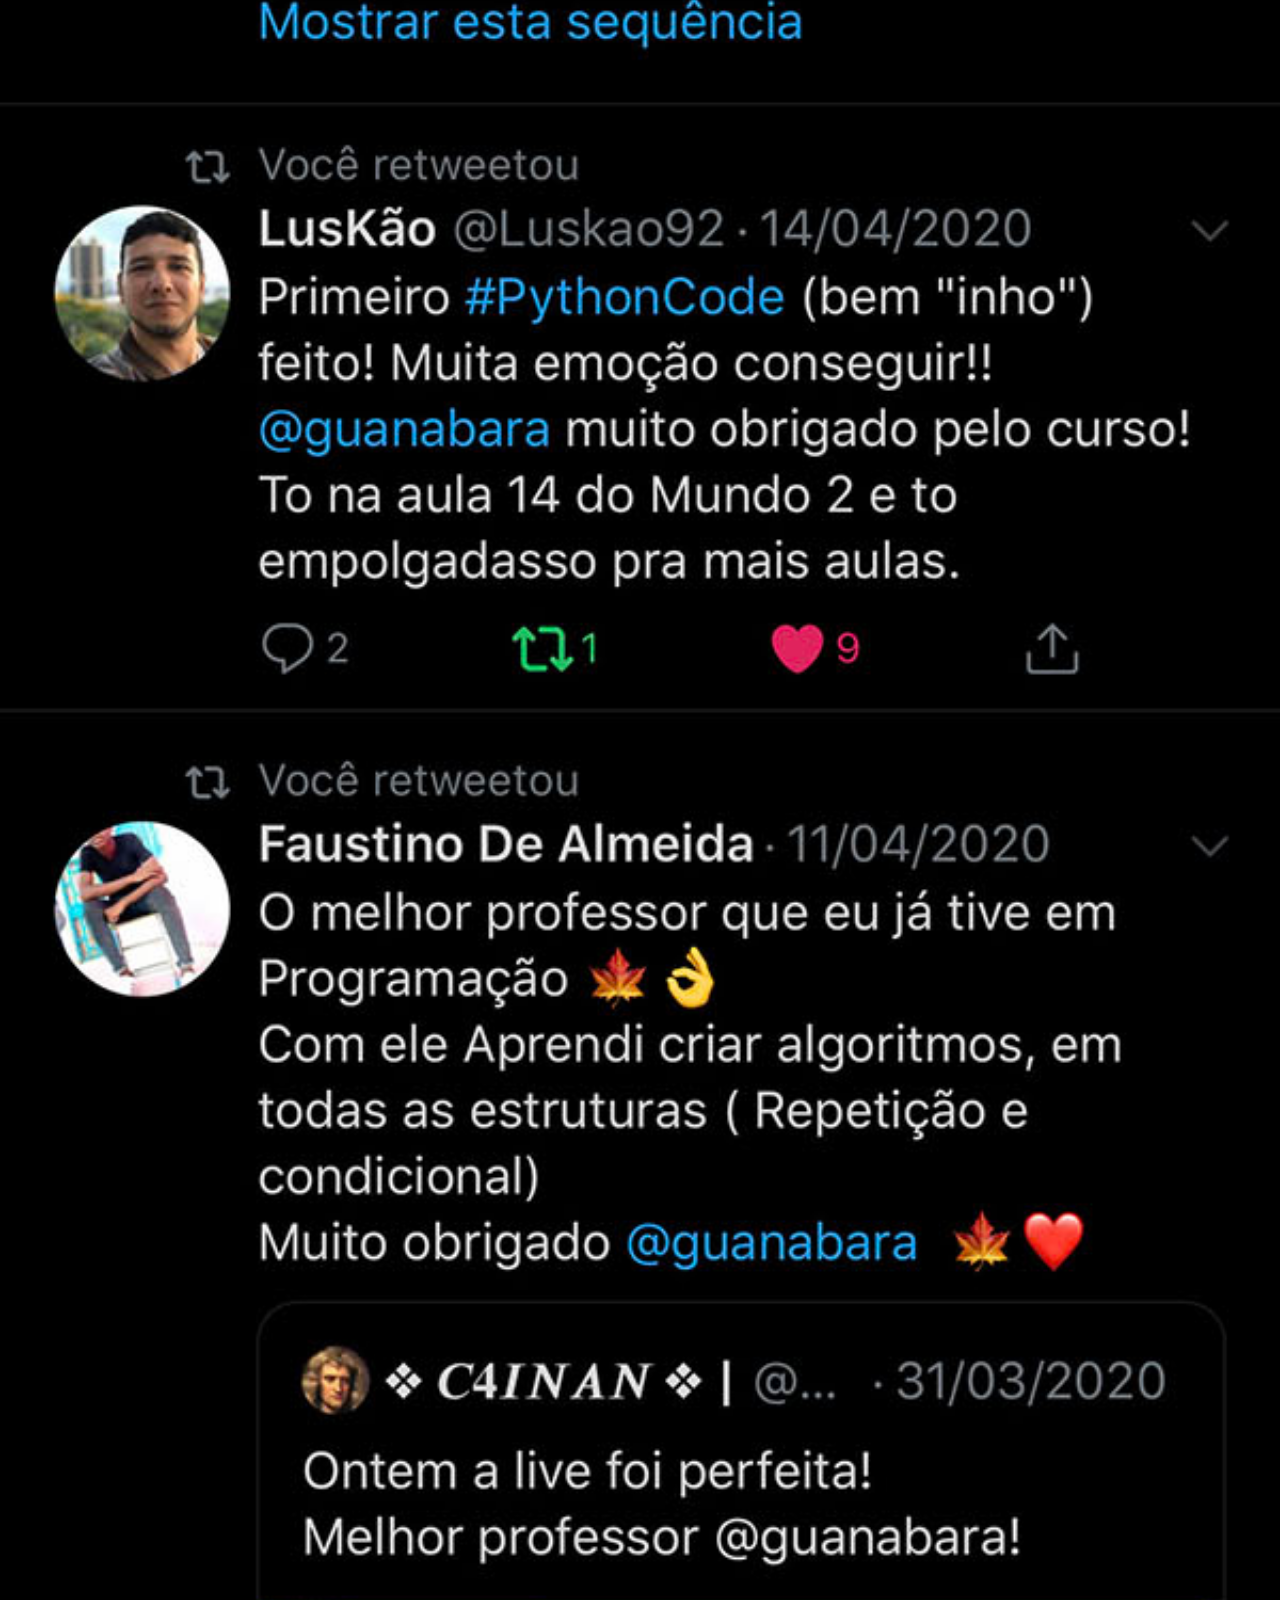
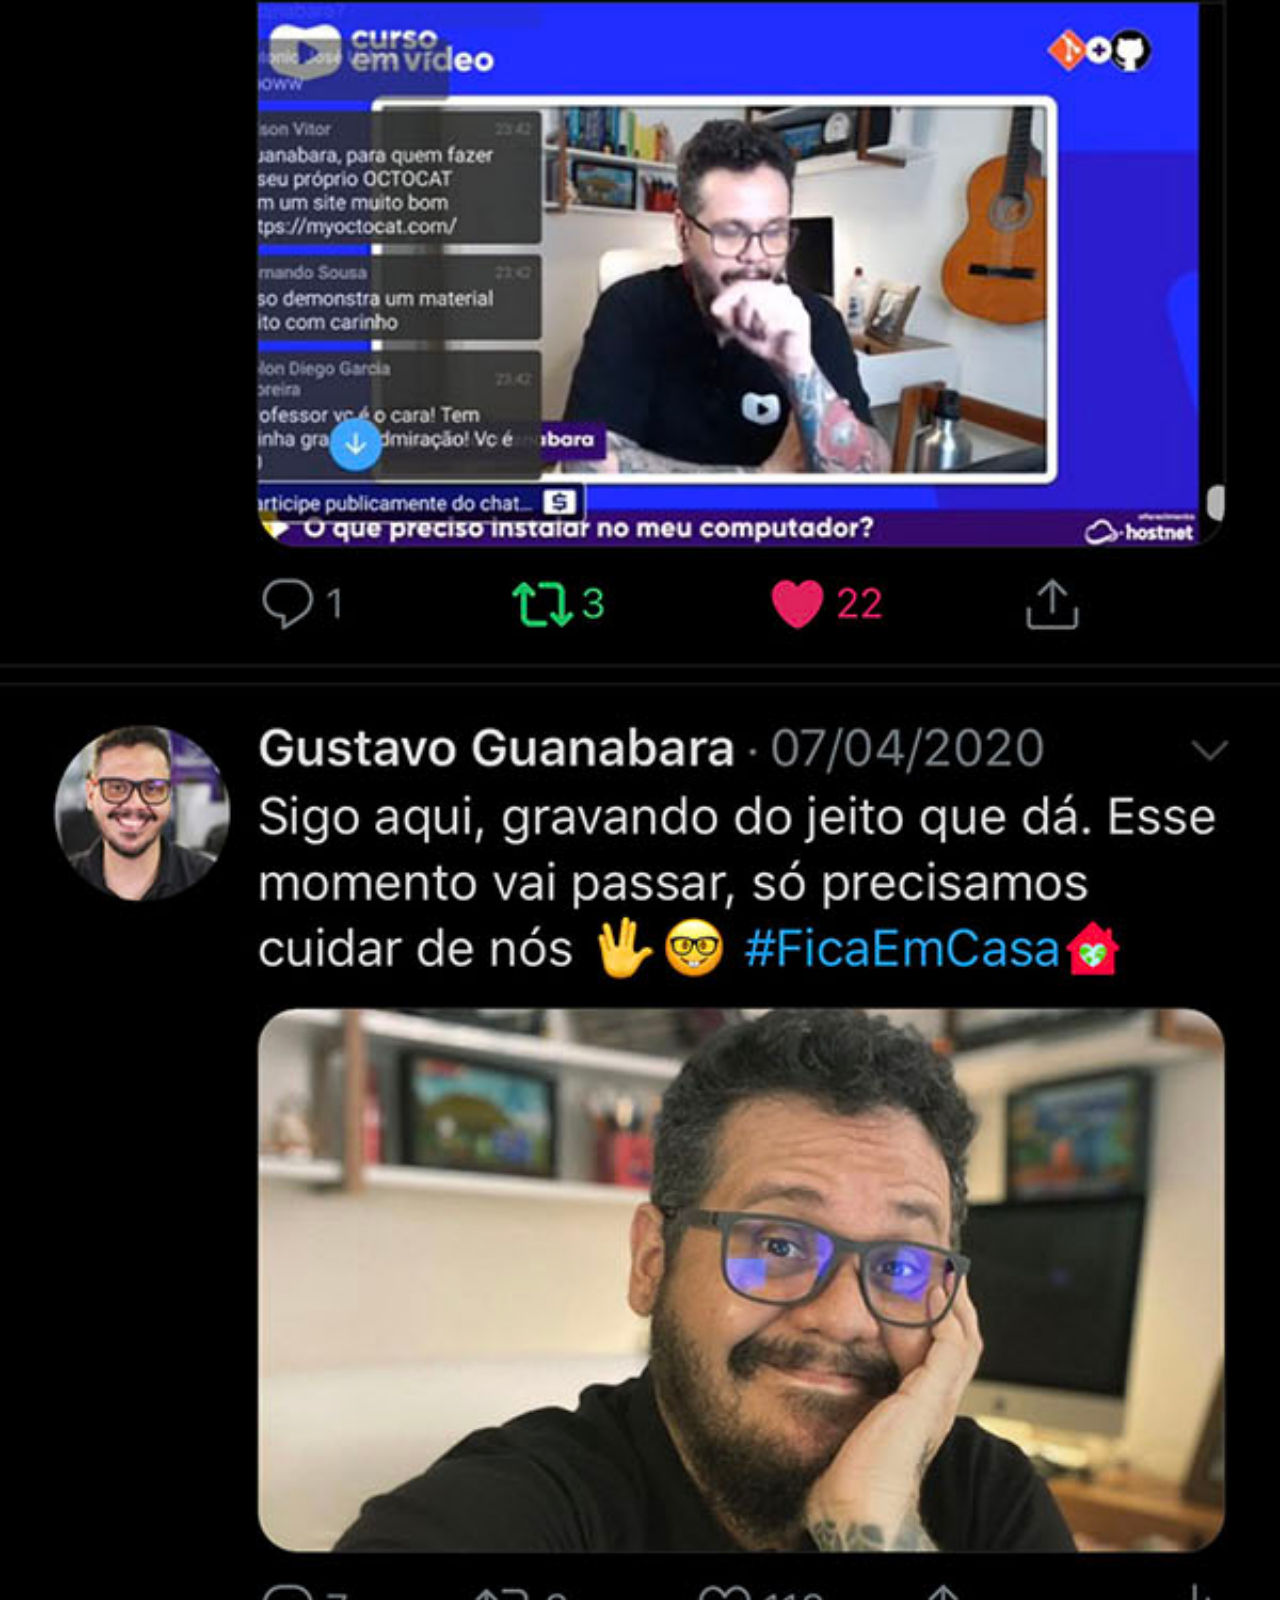
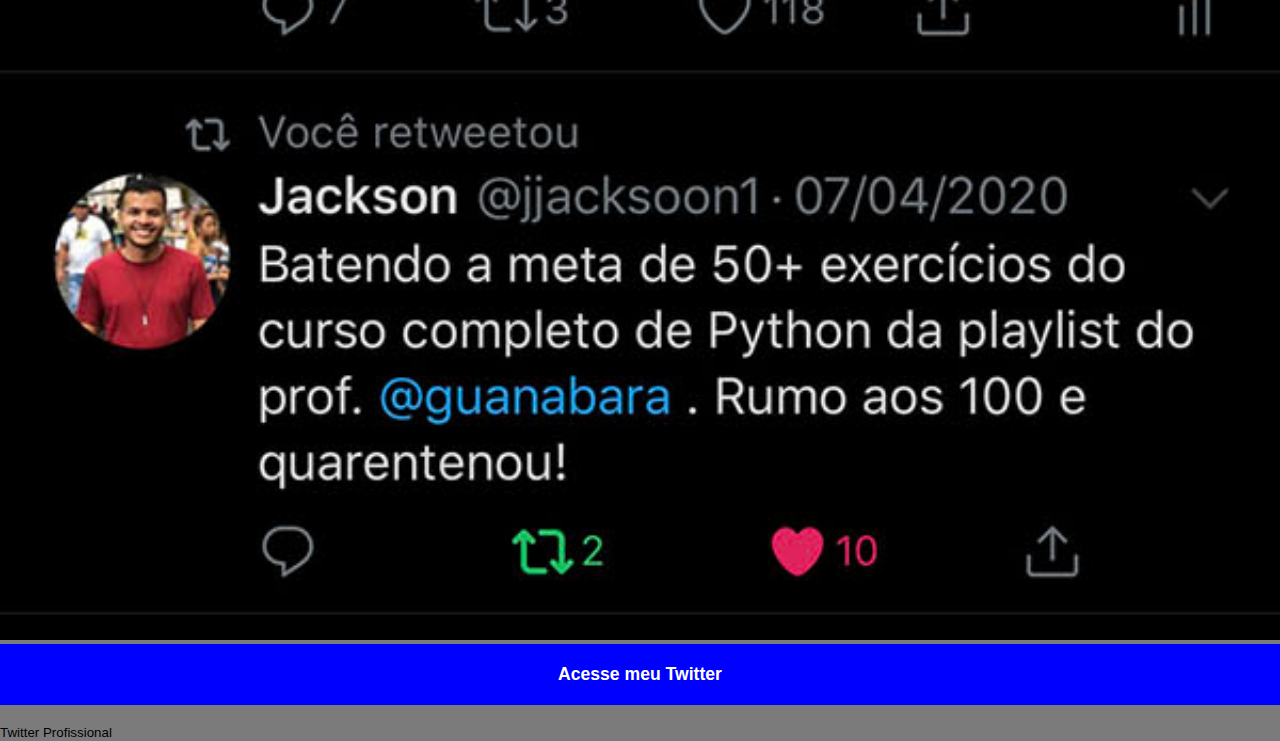
<file: tiktok.html>
<!DOCTYPE html>
<html lang="pt-BR">
<head>
    <meta charset="UTF-8">
    <meta name="viewport" content="width=device-width, initial-scale=1.0">
    <title>Twitter</title>
    <link rel="stylesheet" href="estilos/social.css">
</head>
<body>
    <img src="imagens/tela-twitter.jpg" alt="Twitter">
    <p>
        <a href="https://x.com/josegabrieldev" target="_blank">Acesse meu Twitter</a> <br>
        <small>Twitter Profissional</small>
    </p>
</body>
</html>
</file>
<file: estilos/style.css>
@charset "UTF-8";
</file>
<file: estilos/social.css>
* {
    margin: 0px;
    padding: 0px;
    font-family: Arial, Helvetica, sans-serif;
}

::-webkit-scrollbar {
    width: 0px;
    height: 0px;
}

body {
    background-color: rgb(124, 123, 123);
}

img {
    width: 100vw;
}

a {
    display: block;
    background-color: blue;
    color: white;
    font-size: 1.1em;
    font-weight: bold;
    text-align: center;
    text-decoration: none;
    padding: 20px;
}

a:hover {
    background-color: darkblue;
    text-decoration: underline;
    font-size: 1.2em;
    transition: font-size .3s;
}
</file>
